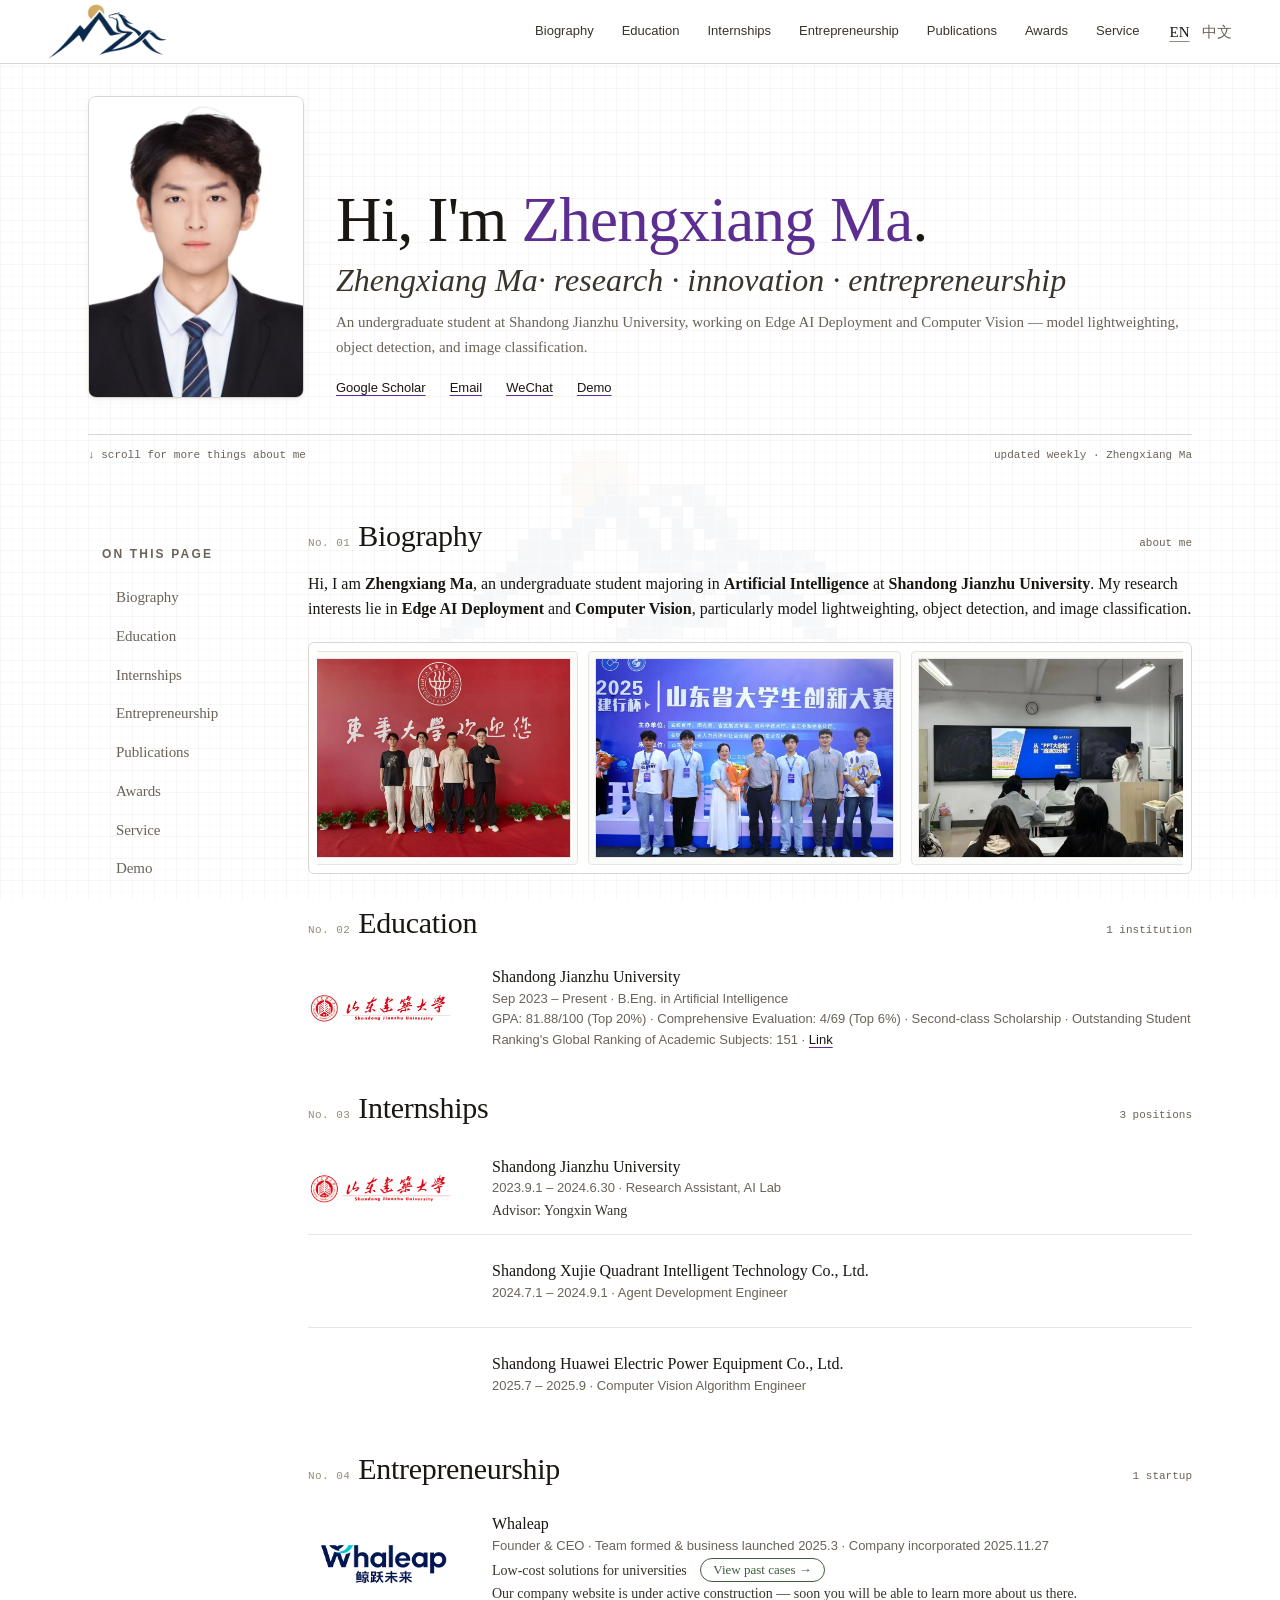
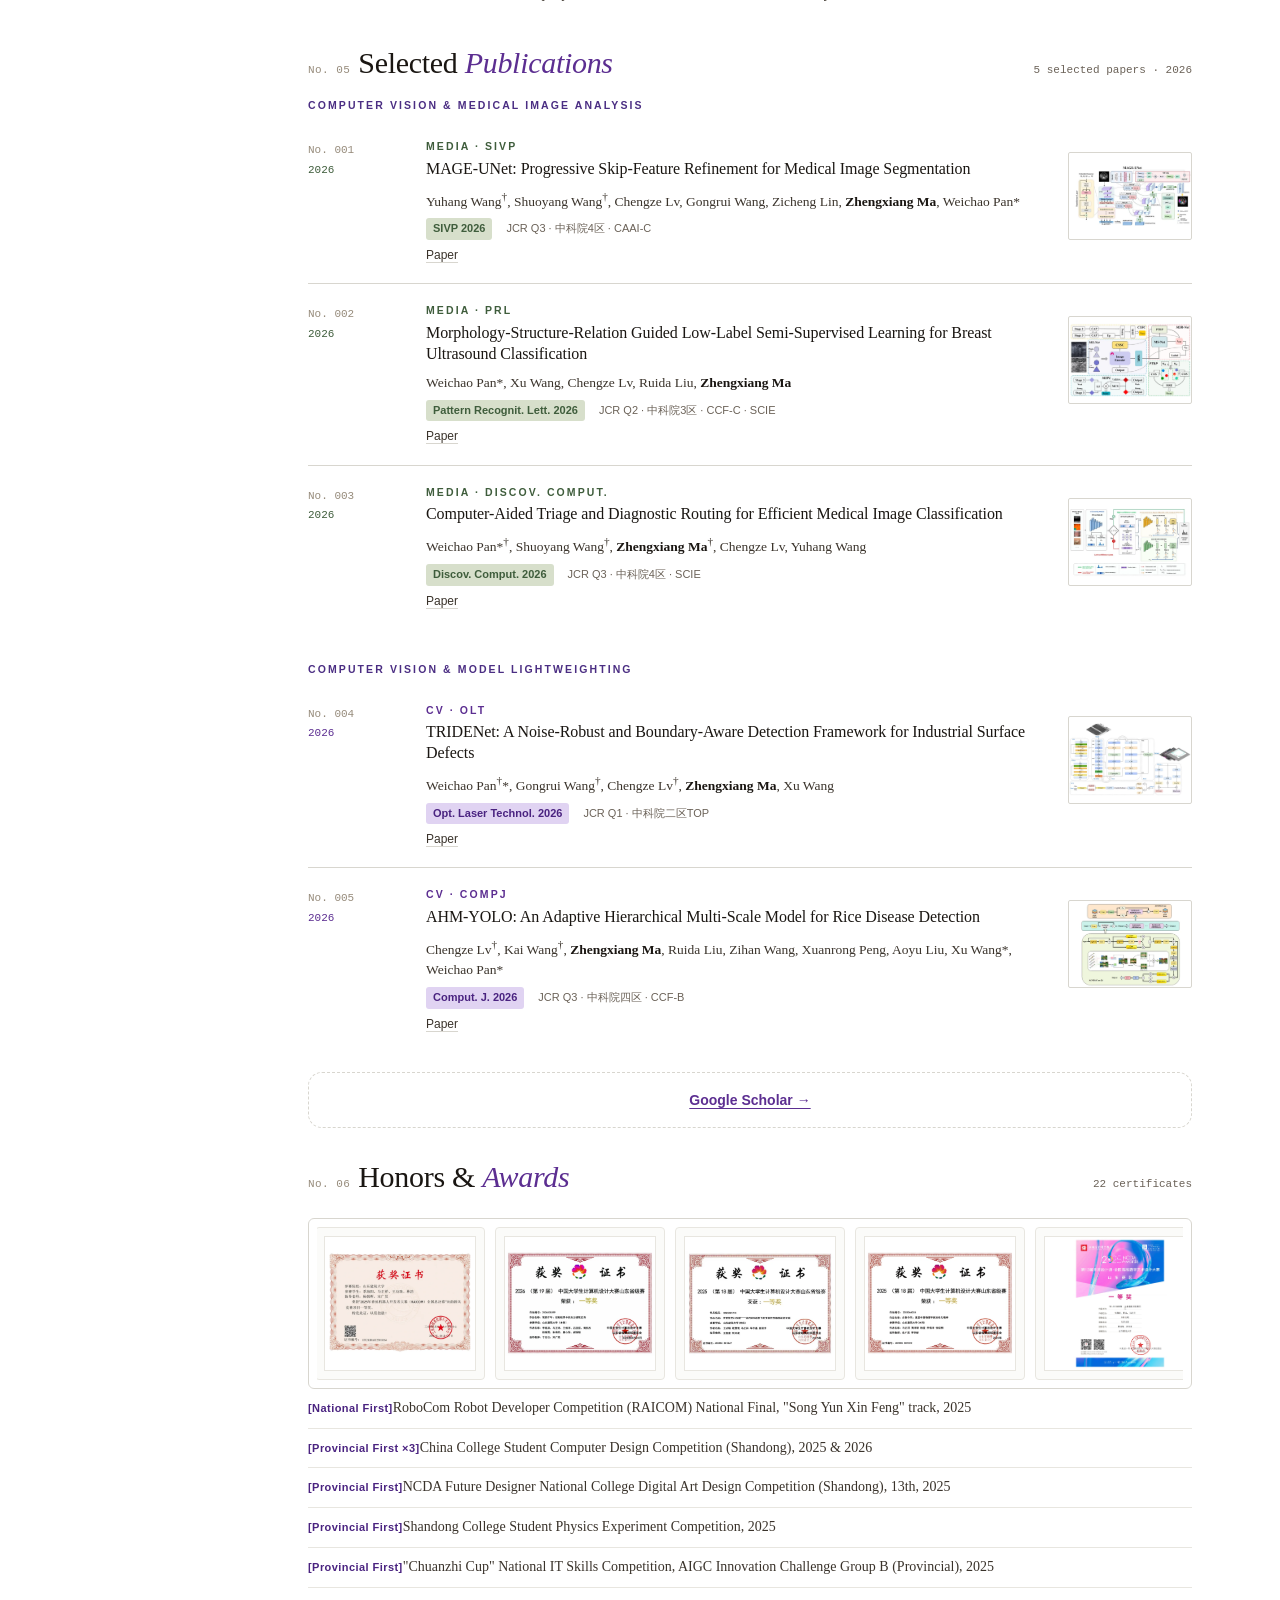
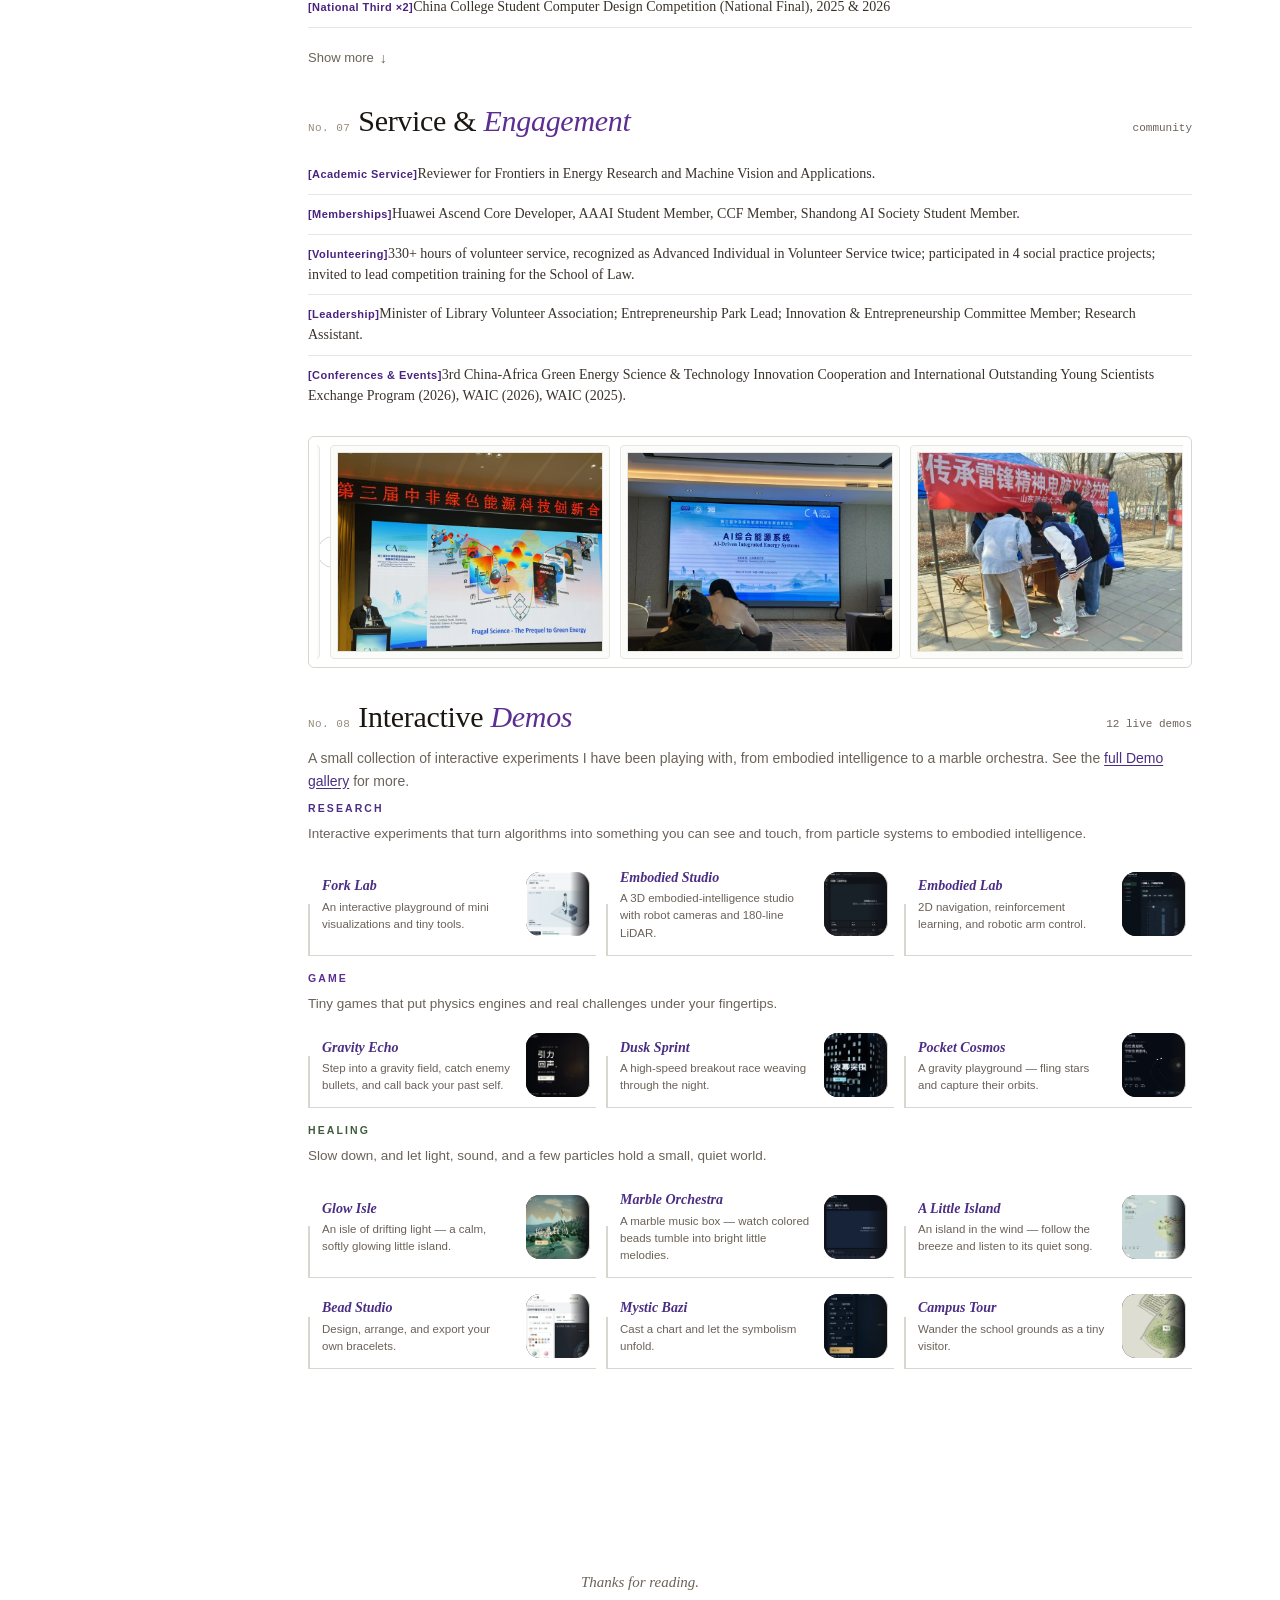
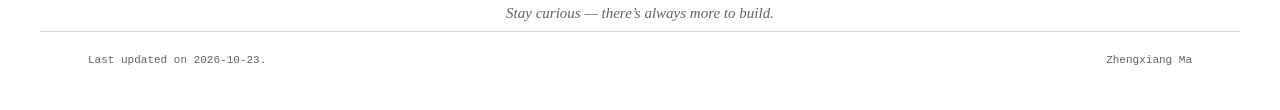
<file: index.html>
<!DOCTYPE html>
<html lang="en">
<head>
  <meta charset="UTF-8" />
  <meta name="viewport" content="width=device-width, initial-scale=1, viewport-fit=cover" />
  <title>Zhengxiang Ma</title>
  <meta name="description" content="Zhengxiang Ma's academic homepage: research in natural language processing, computer vision, medical imaging, publications, awards, and experience." />
  <meta name="theme-color" content="#F5F1E8" />
  <meta name="robots" content="index, follow" />
  <meta property="og:type" content="profile" />
  <meta property="og:title" content="Zhengxiang Ma | Academic Homepage" />
  <meta property="og:description" content="Research, publications, awards, and experience of Zhengxiang Ma." />
  <link rel="icon" type="image/png" href="/assets/zaoz/mzxlogo.png" />
  <style>

    /* ============================================================
       Design tokens — identical to blog/colors_and_type.css
       Paper-and-ink editorial system. No external CDN fonts.
       ============================================================ */
    :root{
      --paper:          #FFFFFF;
      --paper-soft:     #FBFBF9;
      --paper-deep:     #F3F3EF;
      --paper-shadow:   #E9E9E4;

      --ink:            #1A1612;
      --ink-soft:       #3A332B;
      --ink-mute:       #6B6258;
      --ink-faint:      #968B7B;
      --hairline:       #D8D6CF;
      --hairline-soft:  #E8E6E0;

      --rust:           #5C2E91;
      --rust-deep:      #4A2380;
      --rust-soft:      #7E56B8;
      --rust-wash:      #E0D3F2;
      --rust-paper:     #ECE4F7;

      --pine:           #3F5D3C;
      --pine-soft:      #6B8A5A;
      --pine-wash:      #D7DFCB;

      --indigo:         #4B2E83;
      --indigo-soft:    #4F628E;
      --indigo-wash:    #C9D1E2;

      --gold:           #C28A2B;
      --gold-soft:      #E6BA5C;
      --gold-wash:      #F2DEB1;

      --font-display:   "Iowan Old Style", "Palatino Linotype", "Book Antiqua", "Songti SC", "STSong", serif;
      --font-serif:     "Iowan Old Style", "Palatino Linotype", "Book Antiqua", "PingFang SC", "Microsoft YaHei", serif;
      --font-sans:      -apple-system, BlinkMacSystemFont, "Segoe UI", "PingFang SC", "Microsoft YaHei", "Helvetica Neue", Arial, sans-serif;
      --font-mono:      "SF Mono", Menlo, Consolas, "Courier New", monospace;
      --font-cn-display:"Songti SC", "STSong", "SimSun", serif;

      --shadow-1: 0 1px 0 rgba(26,22,18,0.04);
      --shadow-2: 0 2px 8px -2px rgba(26,22,18,0.08), 0 1px 2px rgba(26,22,18,0.04);
      --shadow-3: 0 12px 32px -12px rgba(26,22,18,0.18), 0 2px 6px rgba(26,22,18,0.06);

      --ease-out:    cubic-bezier(0.22, 0.61, 0.36, 1);
      --ease-spring: cubic-bezier(0.34, 1.56, 0.64, 1);
      --dur-fast:    180ms;
      --dur-base:    280ms;
      --dur-slow:    480ms;
    }

    *{ box-sizing: border-box; }
    html{ scroll-behavior: smooth; }
    body{
      margin: 0;
      background-color: var(--paper);
      background-image:
        repeating-linear-gradient( 0deg,  rgba(26,22,18,.030) 0 1px, transparent 1px 22px ),
        repeating-linear-gradient( 90deg,  rgba(26,22,18,.030) 0 1px, transparent 1px 22px ),
        repeating-linear-gradient( 0deg,  rgba(26,22,18,.014) 0 1px, transparent 1px 11px ),
        repeating-linear-gradient( 90deg,  rgba(26,22,18,.014) 0 1px, transparent 1px 11px );
      color: var(--ink);
      font-family: var(--font-sans);
      font-size: 13px;
      line-height: 1.6;
      text-rendering: optimizeLegibility;
      -webkit-font-smoothing: antialiased;
      overflow-x: hidden;
    }

    a{
      color: var(--ink);
      text-decoration: underline;
      text-decoration-color: var(--rust);
      text-underline-offset: 3px;
      text-decoration-thickness: 1px;
      transition: text-decoration-thickness var(--dur-fast) var(--ease-out),
                  color var(--dur-fast) var(--ease-out);
    }
    a:hover{ text-decoration-thickness: 2px; color: var(--rust-deep); }

    ::selection{ background: rgba(245,208,97,0.45); color: var(--ink); }

    /* ============== Masthead (blog-style sticky bar) ============== */
    .masthead{
      position: sticky; top: 0; z-index: 100;
      height: 56px;
      background: rgba(255,255,255,0.9);
      backdrop-filter: blur(14px);
      -webkit-backdrop-filter: blur(14px);
      border-bottom: 1px solid var(--hairline);
      display: flex; align-items: center;
      padding: 0 48px; gap: 18px;
    }
    .masthead .seal{
      width: 32px; height: 32px; border-radius: 4px;
      background: var(--rust); color: var(--paper);
      display: flex; align-items: center; justify-content: center;
      font-family: var(--font-cn-display); font-weight: 600; font-size: 18px;
      flex-shrink: 0;
    }
    .masthead .brand{
      font-family: var(--font-display); font-style: italic;
      font-size: 18px; font-weight: 500; color: var(--ink);
      flex-shrink: 0;
    }
    .masthead .spacer{ flex: 1; }
    .masthead nav{
      display: flex; gap: 4px;
    }
    .masthead nav a{
      font-family: var(--font-sans); font-size: 13px;
      color: var(--ink-soft);
      text-decoration: none;
      padding: 6px 12px; border-radius: 4px;
      transition: all var(--dur-fast) var(--ease-out);
    }
    .masthead nav a:hover{
      color: var(--rust);
      background: var(--rust-paper);
    }

    /* ============== Hero (blog-style) ============== */
    .hero{
      max-width: 1200px; margin: 0 auto;
      padding: 32px 48px 40px;
    }
    .hero-row{
      display: flex; align-items: flex-end; gap: 32px; margin-bottom: 32px;
    }
    .hero-portrait-wrap{
      position: relative; flex-shrink: 0;
    }
    .hero-portrait{
      width: 216px;
      aspect-ratio: 5 / 7;
      border-radius: 8px; overflow: hidden;
      box-shadow: var(--shadow-2);
      border: 1px solid var(--hairline);
    }
    .hero-portrait img{
      width: 100%; height: 100%; object-fit: cover; display: block;
    }
    .hero-portrait .fallback{
      width: 100%; height: 100%;
      background: var(--rust); color: var(--paper);
      display: grid; place-items: center;
      font-family: var(--font-cn-display); font-size: 44px; font-weight: 600;
    }
    .hero-gold-seal{
      position: absolute; bottom: -4px; right: -4px;
      width: 36px; height: 36px; border-radius: 999px;
      background: var(--gold-soft); color: var(--ink);
      border: 3px solid var(--paper);
      display: flex; align-items: center; justify-content: center;
      font-family: var(--font-display); font-size: 16px; font-weight: 600;
      box-shadow: var(--shadow-2);
    }

    .hero-main{ flex: 1; min-width: 0; }
    .hero-greet{
      display: inline-flex; align-items: center; gap: 8px;
      padding: 4px 12px; border-radius: 999px;
      background: var(--rust-wash); color: var(--rust-deep);
      font-family: var(--font-sans); font-size: 12px; font-weight: 500;
      margin-bottom: 14px;
    }
    .hero-greet .dot{
      width: 6px; height: 6px; border-radius: 999px; background: var(--rust);
    }
    .hero h1{
      margin: 0 0 6px;
      font-family: var(--font-display); font-weight: 500;
      font-size: 63px; line-height: 1.08;
      letter-spacing: -0.012em; color: var(--ink);
    }
    .hero h1 .accent{ color: var(--rust); }
    .hero .cn-sub{
      font-family: var(--font-cn-display); font-size: 22px; font-weight: 500;
      color: var(--ink-soft); margin-bottom: 14px;
    }
    .hero .tagline{
      font-family: var(--font-display); font-style: italic;
      font-size: 32px; font-weight: 500; line-height: 1.25;
      color: var(--ink-soft); margin: 0 0 6px; max-width: 62ch;
    }
    .hero .blurb-cn{
      font-family: var(--font-cn-display); font-size: 14px;
      color: var(--ink-mute); margin-bottom: 18px;
    }
    .hero-links{
      margin-top: 19px;
      display: flex; gap: 16px 24px; flex-wrap: wrap; align-items: center;
    }
    .hero-links a{
      display:inline-flex; align-items:center; gap:6px;
      font-family: var(--font-sans); font-size: 13px; color: var(--ink);
      text-decoration: underline; text-decoration-color: var(--rust);
      text-underline-offset: 3px; text-decoration-thickness: 1px;
    }

    .hero-highlights{
      width: 240px; flex-shrink: 0; padding-top: 18px;
    }
    .eyebrow{
      font-family: var(--font-sans); font-weight: 600;
      font-size: 12px; letter-spacing: 0.18em;
      text-transform: uppercase; color: var(--ink-mute);
    }
    .hero-highlights ul{
      list-style: none; padding: 0; margin: 10px 0 0;
      display: flex; flex-direction: column; gap: 6px;
    }
    .hero-highlights li{
      font-family: var(--font-serif); font-size: 13.5px;
      color: var(--ink-soft); line-height: 1.4;
      border-left: 1px solid var(--hairline); padding-left: 10px;
    }

    .hero-divider{
      height: 1px; background: var(--hairline); margin-top: 36px;
    }
    .hero-meta{
      display: flex; justify-content: space-between; margin-top: 12px;
      font-family: var(--font-mono); font-size: 11px; color: var(--ink-mute);
    }

    /* ============== Body layout: sidebar + main ============== */
    .body-layout{
      display: flex; max-width: 1200px; margin: 0 auto;
      padding: 14px 48px 120px; gap: 40px;
    }

    /* ============== Sidebar TOC (blog-style gradient) ============== */
    .toc{
      width: 180px; flex-shrink: 0;
      position: sticky; top: 76px; align-self: flex-start;
      height: fit-content;
      padding: 26px 14px 60px;
      background: transparent;
      border-radius: 6px;
    }
    .toc ul{
      list-style: none; padding: 0; margin: 16px 0 0;
      display: flex; flex-direction: column; gap: 4px;
    }
    .toc a{
      display: block; width: 100%;
      padding: 8px 0 8px 12px; text-align: left;
      text-decoration: none; cursor: pointer;
      position: relative;
      border-left: 2px solid transparent;
      font-family: var(--font-display); font-size: 15px; line-height: 1.25;
      letter-spacing: -0.005em;
      color: var(--ink-mute); font-weight: 400;
      transition: all 0.22s var(--ease-out);
    }
    .toc a:hover{
      color: var(--ink);
      border-left-color: var(--hairline);
    }
    .toc a.active{
      color: var(--ink); font-weight: 500; font-size: 16px;
      border-left-color: var(--rust);
    }
    .toc a.active .toc-cat{
      display: block;
      font-family: var(--font-sans); font-size: 10px; font-weight: 600;
      letter-spacing: 0.18em; text-transform: uppercase;
      color: var(--rust); margin-top: 4px;
    }
    .toc-cat{ display: none; }

    /* ============== Main content ============== */
    .main{ flex: 1; min-width: 0; }

    /* ============== Section header ============== */
    .section{
      scroll-margin-top: 76px;
      margin-bottom: 32px;
    }
    .demos-end-space{ height: 0; }
    .section-head{
      display: flex; align-items: baseline; gap: 8px;
      margin-bottom: 18px; flex-wrap: wrap;
    }
    .section-no{
      font-family: var(--font-mono); font-size: 11px;
      color: var(--ink-faint); letter-spacing: 0.04em;
    }
    .section-title{
      margin: 0;
      font-family: var(--font-display); font-weight: 500;
      font-size: 30px; line-height: 1.12;
      letter-spacing: -0.01em; color: var(--ink);
    }
    .section-title em{ font-style: italic; color: var(--rust); }
    .section-count{
      font-family: var(--font-mono); font-size: 11px;
      color: var(--ink-mute); margin-left: auto;
    }

    .cat-label{
      font-family: var(--font-sans); font-size: 10.5px; font-weight: 600;
      letter-spacing: 0.2em; text-transform: uppercase;
      margin-bottom: 6px; display: flex; align-items: center; gap: 8px;
    }
    .cat-label.pine{ color: var(--pine); }
    .cat-label.indigo{ color: var(--indigo); }
    .cat-label.rust{ color: var(--rust); }

    .cat-label.rust-deep{ color: var(--rust-deep); }
    .cat-label.gold{ color: var(--gold); }

    .demo-list{ list-style:none; padding:0; margin:0 0 14px; display:grid; grid-template-columns:repeat(3,1fr); gap:10px; }
    .demo-list:last-of-type{ margin-bottom:0; }
    .demo-row{
      display:flex; flex-direction:row; align-items:center; overflow:hidden;
      position:relative; border-bottom:1px solid var(--hairline); padding-bottom:4px;
      transition:border-color .18s ease;
    }
    .demo-row::before{
      content:""; position:absolute; left:0; top:auto; bottom:-1px;
      width:1.5px; height:52px; background:var(--hairline);
      transition:background .18s ease;
    }
    .demo-row:hover{ border-bottom-color: var(--ink-soft); }
    .demo-row:hover::before{ background: var(--ink-soft); }
    .demo-cover{ width:64px; height:64px; flex-shrink:0; display:block; overflow:hidden; background:#0f1115; border-right:1px solid var(--hairline); border-radius:14px; margin-left:auto; margin-right:6px; }
    .demo-cover iframe{ width:100%; height:128px; border:0; pointer-events:none; transform:translateY(-64px) scale(1); opacity:.97; }
    .demo-cover img{ width:100%; height:100%; object-fit:cover; object-position:left center; display:block; -webkit-mask-image:linear-gradient(to right,#000 70%,transparent); mask-image:linear-gradient(to right,#000 70%,transparent); }
    .demo-body{ display:flex; flex-direction:column; gap:1px; min-width:0; padding:9px 14px; }
    .demo-body a{ font-family:var(--font-serif); font-size:14px; color:var(--indigo); text-decoration:none; font-weight:600; font-style:italic; overflow:hidden; text-overflow:ellipsis; white-space:nowrap; }
    .demo-body a:hover{ text-decoration:underline; text-underline-offset:3px; }
    .demo-note{ font-family:var(--font-sans); font-size:11.5px; color:var(--ink-mute); line-height:1.5; overflow-wrap:break-word; }
    @media (max-width:1120px){
      .demo-list{ grid-template-columns:repeat(2,1fr); }
    }
    @media (max-width:900px){
      .demo-list{ grid-template-columns:1fr; }
      .demo-cover{ width:52px; height:52px; }
      .demo-cover iframe{ height:104px; transform:translateY(-52px); }
    }
    .demo-intro{ margin:-4px 0 8px; font-size:14px; color:var(--ink-mute); }
    .demo-intro a{ color:var(--indigo); text-decoration:underline; text-underline-offset:2px; }
    .demo-lead{ margin:4px 0 12px; font-size:13.5px; color:var(--ink-mute); line-height:1.7; }
    .cat-label + .demo-list{ margin-top:0; }
    #publications{ font-size: 14px; }

    /* ============== Prose ============== */
    .prose{
      font-family: var(--font-serif); font-size: 16px; line-height: 1.6;
      color: var(--ink); max-width: none; width: 100%;
    }
    .prose p{ margin: 0 0 16px; }
    .prose b{ color: var(--ink); font-weight: 600; }

    /* ============== Editorial list ============== */
    .ed-list{ list-style: none; padding: 0; margin: 0; }
    .ed-list li{
      display: grid; grid-template-columns: 130px 1fr; gap: 18px;
      padding: 9px 0; border-bottom: 1px solid var(--hairline-soft);
      align-items: baseline;
    }
    .ed-list li:last-child{ border-bottom: 0; }
    .ed-list .date{
      font-family: var(--font-mono); font-size: 12px;
      color: var(--rust); letter-spacing: 0.02em;
    }
    .ed-list .level{
      font-family: var(--font-sans); font-size: 11px; font-weight: 600;
      letter-spacing: 0.04em; color: var(--rust-deep);
    }
    .ed-list .body{
      font-family: var(--font-serif); font-size: 14px; line-height: 1.45;
      color: var(--ink-soft);
    }
    .ed-list .body b{ color: var(--ink); font-weight: 600; }
    /* Honors & Awards specific */
    #awards .ed-list li:not(.hidden-row){
      display: block; padding: 9px 0; gap: 0;
      border-bottom: 1px solid var(--hairline-soft);
    }
    #awards .ed-list li:last-child{ border-bottom: 0; }
    #awards .ed-list .award-text{
      font-family: var(--font-serif); font-size: 14px; line-height: 1.55;
      color: var(--ink); display: block;
    }
    #awards .ed-list .comp-name{
      color: var(--indigo); font-weight: 600; font-style: italic;
    }
    /* Service & Engagement specific (same flat-list style as awards) */
    #other .ed-list li{
      display: block; padding: 9px 0;
      border-bottom: 1px solid var(--hairline-soft);
    }
    #other .ed-list li:last-child{ border-bottom: 0; }
    #other .ed-list .award-text{
      font-family: var(--font-serif); font-size: 14px; line-height: 1.55;
      color: var(--ink); display: block;
    }
    #other .ed-list .comp-name{
      color: var(--indigo); font-weight: 600; font-style: italic;
    }
    .playlist-note{
      display: block;
      margin-top: 3px;
      font-family: var(--font-sans); font-size: 12px;
      letter-spacing: 0.04em;
      color: var(--ink-mute);
    }
    .playlist-list li{
      grid-template-columns: 88px 42px 1fr auto;
      column-gap: 10px;
      align-items: center;
    }
    .playlist-cover{
      width: 38px; height: 38px;
      border-radius: 999px;
      border: 1px solid var(--hairline);
      object-fit: cover;
      display: block;
      box-shadow: var(--shadow-1);
    }
    .playlist-created{
      justify-self: end;
      font-family: var(--font-sans); font-size: 12px;
      color: var(--ink-faint);
      white-space: nowrap;
    }

    .hidden-row{ display: none; }
    .hidden-row.show{ display: grid; }

    /* ============== Toggle button ============== */
    .toggle-btn{
      margin-top: 16px;
      background: transparent;
      border: 0; cursor: pointer;
      color: var(--ink-mute);
      font-family: var(--font-sans); font-size: 13px;
      padding: 6px 0;
      display: inline-flex; align-items: center; gap: 6px;
      transition: color var(--dur-fast) var(--ease-out);
    }
    .toggle-btn:hover{ color: var(--rust); }
    section#bio .toggle-btn{ margin-top: 2px; }
    .toggle-btn .arrow{
      display: inline-block; transition: transform var(--dur-base) var(--ease-out);
      font-size: 14px;
    }
    .toggle-btn[aria-expanded="true"] .arrow{ transform: rotate(180deg); }

    /* ============== Org rows (education / internships) ============== */
    .org-list{ display: flex; flex-direction: column; }
    .org-row{
      display: grid; grid-template-columns: 164px 1fr; gap: 20px;
      align-items: center; padding: 10px 0;
      border-bottom: 1px solid var(--hairline-soft);
      transition: padding-left var(--dur-fast) var(--ease-out);
    }
    .org-row.no-logo{ grid-template-columns: 1fr; }
    .org-row:last-child{ border-bottom: 0; }
    .org-row:hover{ padding-left: 6px; }
    .org-logo{
      height: 72px; width: 144px;
      display: flex; align-items: center; justify-content: center;
      background: transparent;
      border: 0;
      border-radius: 0;
      padding: 0;
      box-sizing: border-box;
    }
    .org-logo img{
      max-width: 100%; max-height: 100%; object-fit: contain;
      display: block;
      mix-blend-mode: multiply;
    }
    .org-title{
      margin: 0; font-family: var(--font-display); font-weight: 500;
      font-size: 16px; color: var(--ink); line-height: 1.3;
    }
    .org-meta{
      margin: 2px 0 0; color: var(--ink-mute);
      font-family: var(--font-sans); font-size: 13px; line-height:1.4;
    }
    .org-details{
      margin: 3px 0 0; font-family: var(--font-serif);
      font-size: 14px; color: var(--ink-soft); line-height:1.4;
    }
    .org-details + .org-details{ margin-top: 2px; }
    .org-meta + .org-meta{ margin-top: 2px; }

    /* ============== Publication rows (blog PostRow style) ============== */
    .pub-list{ display: flex; flex-direction: column; }
    .pub{
      display: grid; grid-template-columns: 100px 1fr 124px; gap: 18px;
      padding: 18px 0; border-bottom: 1px solid var(--hairline);
      align-items: flex-start; position: relative;
      transition: background 0.15s var(--ease-out);
    }
    .pub:last-child{ border-bottom: 0; }
    .pub::before{
      content: ''; position: absolute; left: -24px; top: 32px;
      width: 0; height: 1px; background: var(--hairline);
      transition: width var(--dur-fast) var(--ease-out), background var(--dur-fast) var(--ease-out);
    }
    .pub:hover::before{ width: 12px; background: var(--rust); }

    .pub-no{
      font-family: var(--font-mono); font-size: 11px;
      color: var(--ink-mute); padding-top: 4px;
    }
    .pub-no .num{ display: block; color: var(--ink-faint); }
    .pub-no .year{ display: block; margin-top: 2px; }
    .pub-no.nlp .year{ color: var(--pine); }
    .pub-no.cv-med .year{ color: var(--indigo); }
    .pub-no.cv-med .year{ color: var(--rust); }

    .pub-body{ min-width: 0; }
    .pub-cat{
      font-family: var(--font-sans); font-size: 10.5px; font-weight: 600;
      letter-spacing: 0.2em; text-transform: uppercase;
      margin-bottom: 4px; display: flex; align-items: center; gap: 8px;
    }
    .pub-cat.nlp{ color: var(--pine); }
    .pub-cat.cv-med{ color: var(--indigo); }
    .pub-cat.cv-med{ color: var(--rust); }
    .pub-title{
      margin: 0 0 8px;
      font-family: var(--font-display); font-weight: 500;
      font-size: 16px; line-height: 1.3;
      letter-spacing: -0.005em; color: var(--ink);
    }
    .pub-title a{
      color: var(--ink); text-decoration: none;
    }
    .pub-title a:hover{ color: var(--rust); }
    .pub-authors{
      margin: 3px 0 3px;
      font-family: var(--font-serif); font-size: 13.5px;
      line-height: 1.5; color: var(--ink-soft);
    }
    .pub-authors b{ color: var(--ink); font-weight: 600; }
    .pub-venue{
      display: flex; gap: 14px; margin-top: 7px;
      font-family: var(--font-sans); font-size: 11px;
      color: var(--ink-mute); align-items: center;
    }
    .pub-venue .badge{
      display: inline-block; padding: 2px 7px; border-radius: 3px;
      font-size: 11px; font-weight: 600;
    }
    .pub-venue .badge.nlp{ background: var(--pine-wash); color: var(--pine); }
    .pub-venue .badge.cv-med{ background: var(--indigo-wash); color: var(--indigo); }
    .pub-venue .badge.cv-med{ background: var(--rust-wash); color: var(--rust-deep); border:0; }
    .pub-venue .badge.gold{ background:#fdf3d7; color:#8a6d0b; border:1px solid #f0d98c; }
    .pub-venue .badge-group{ display:inline-flex; gap:4px; }
    .pub-links{
      margin-top: 6px; display: flex; flex-wrap: wrap; gap: 10px;
      font-family: var(--font-sans); font-size: 12px;
    }
    .pub-links a{
      color: var(--ink-soft); text-decoration-color: var(--hairline);
    }
    .pub-links a:hover{ color: var(--rust); text-decoration-color: var(--rust); }

    .pub-thumb-wrap{
      padding-top: 14px;
      transition: transform var(--dur-base) var(--ease-out);
    }
    .pub:hover .pub-thumb-wrap{ transform: translateY(-2px); }
    .pub-thumb{
      width: 124px; height: 88px;
      border: 1px solid var(--hairline); background: var(--paper);
      object-fit: contain; border-radius: 2px; display: block;
    }

    /* ============== Carousel ============== */
    .carousel{
      position: relative;
      border: 1px solid var(--hairline);
      background: var(--paper);
      border-radius: 6px;
      padding: 8px;
      overflow: hidden;
    }
    .carousel-track{
      display: flex; gap: 10px;
      overflow-x: auto; scrollbar-width: none;
    }
    .carousel-track::-webkit-scrollbar{ display: none; }
    .slide{
      flex: 0 0 180px; height: 100px;
      border: 1px solid var(--hairline-soft);
      background: var(--paper-soft);
      border-radius: 4px; overflow: hidden;
      position: relative;
    }
    .slide img{
      width: 100%; height: 100%; object-fit: cover; display: block;
    }
    .car-btn{
      position: absolute; top: 50%; transform: translateY(-50%);
      width: 32px; height: 32px; border-radius: 999px;
      border: 1px solid var(--hairline);
      background: rgba(255,255,255,0.92);
      color: var(--ink-soft);
      display: grid; place-items: center;
      cursor: pointer; user-select: none;
      font-size: 18px; line-height: 1;
      transition: all var(--dur-fast) var(--ease-out);
    }
    .car-btn:hover{
      background: var(--paper); border-color: var(--rust); color: var(--rust);
    }
    .car-prev{ left: 8px; }
    .car-next{ right: 8px; }

    .cert-carousel .slide{
      flex: 0 0 170px; height: auto;
      flex-direction: column; padding: 8px;
    }
    .cert-carousel .slide img{
      width: 100%; height: 135px; object-fit: contain;
      border: 1px solid var(--hairline-soft); background: var(--paper);
    }

    .photo-carousel .slide{
      flex: 0 0 auto; height: auto; padding: 6px;
    }
    .photo-carousel .slide img{
      height: 200px; width: auto; display: block;
      border: 1px solid var(--hairline-soft); background: var(--paper);
      cursor: zoom-in;
    }
    .cert-carousel .slide img{ cursor: zoom-in; }
    @media (max-width: 720px){
      .carousel{ padding: 6px; }
      .carousel-track{ gap: 8px; }
      .photo-carousel .slide img{ height: 150px; }
      .car-btn{ width: 28px; height: 28px; font-size: 16px; }
    }
    @media (max-width: 480px){
      .photo-carousel .slide img{ height: 128px; }
      .cert-carousel .slide{ flex-basis: 140px; }
      .cert-carousel .slide img{ height: 110px; }
    }

    /* 联系提示与二维码弹层 */
    .contact-toast{
      position: fixed; left: 50%; top: 50%;
      transform: translate(-50%, -50%) scale(.92);
      padding: 18px 38px; border-radius: 20px;
      font-size: 17px; font-weight: 600; letter-spacing: .2px;
      color: #1A1612; text-align: center;
      background: rgba(255, 255, 255, .38);
      -webkit-backdrop-filter: blur(18px) saturate(1.6);
      backdrop-filter: blur(18px) saturate(1.6);
      border: 1px solid rgba(255, 255, 255, .65);
      box-shadow:
        inset 0 1px 0 rgba(255,255,255,.8),
        inset 0 -1px 1px rgba(255,255,255,.25),
        0 20px 50px -12px rgba(31, 24, 16, .35),
        0 4px 14px rgba(31, 24, 16, .12);
      opacity: 0; pointer-events: none; z-index: 9999;
      transition: opacity .28s ease, transform .28s cubic-bezier(.2, .9, .3, 1.2);
    }
    .contact-toast.show{
      opacity: 1;
      transform: translate(-50%, -50%) scale(1);
    }
    .qr-modal{
      position: fixed; inset: 0; background: rgba(20,16,12,.55);
      display: none; align-items: center; justify-content: center; z-index: 9998;
    }
    .qr-modal.show{ display: flex; }
    .qr-card{
      background: #fff; padding: 18px; border-radius: 14px;
      box-shadow: 0 24px 60px rgba(0,0,0,.35); text-align: center;
    }
    .qr-card img{ width: 280px; max-width: 78vw; display: block; border-radius: 8px; }
    .qr-card p{ margin: 10px 0 0; font-size: 13px; color: #6B6258; }

    /* ===== 图片灯箱（轮播点击放大） ===== */
    .lightbox{
      position: fixed; inset: 0; background: rgba(20,16,12,.82);
      display: none; align-items: center; justify-content: center; z-index: 9999;
      backdrop-filter: blur(6px); -webkit-backdrop-filter: blur(6px);
    }
    .lightbox.show{ display: flex; }
    .lightbox-img{
      max-width: 92vw; max-height: 82vh;
      box-shadow: 0 30px 80px rgba(0,0,0,.5);
      border-radius: 6px; object-fit: contain;
      background: #000;
    }
    .lightbox-close{
      position: absolute; top: 18px; right: 18px;
      width: 44px; height: 44px; border-radius: 50%;
      border: 1px solid rgba(255,255,255,.4);
      background: rgba(255,255,255,.14); color: #fff;
      font-size: 22px; line-height: 1; cursor: pointer;
      display: grid; place-items: center;
    }
    .lightbox-close:hover{ background: rgba(255,255,255,.28); }
    .lightbox-nav{
      position: absolute; top: 50%; transform: translateY(-50%);
      width: 52px; height: 52px; border-radius: 50%;
      border: 1px solid rgba(255,255,255,.35);
      background: rgba(255,255,255,.12); color: #fff;
      font-size: 28px; line-height: 1; cursor: pointer;
      display: grid; place-items: center;
    }
    .lightbox-nav:hover{ background: rgba(255,255,255,.26); }
    .lightbox-prev{ left: 16px; }
    .lightbox-next{ right: 16px; }
    .lightbox-counter{
      position: absolute; bottom: 22px; left: 50%; transform: translateX(-50%);
      color: rgba(255,255,255,.78); font-size: 13px; letter-spacing: .5px;
      font-family: var(--font-mono);
    }
    @media (max-width: 620px){
      .lightbox-close{ width: 38px; height: 38px; top: 12px; right: 12px; }
      .lightbox-nav{ width: 42px; height: 42px; font-size: 22px; }
      .lightbox-prev{ left: 8px; }
      .lightbox-next{ right: 8px; }
    }

    /* 案例查看按钮与画廊 */
    .case-btn{
      margin-left: 10px; padding: 2px 12px;
      font: inherit; font-size: 13px; color: var(--pine, #3F5D3C);
      background: none; border: 1px solid currentColor; border-radius: 999px;
      cursor: pointer; vertical-align: 1px;
      transition: background .2s, color .2s;
    }
    .case-btn:hover{ background: var(--pine, #3F5D3C); color: #F5F1E8; }
    .case-card{
      position: relative; background: #fff; padding: 14px; border-radius: 14px;
      box-shadow: 0 24px 60px rgba(0,0,0,.35); text-align: center;
      max-width: 90vw;
    }
    .case-card img{ width: min(860px, 84vw); display: block; border-radius: 8px; }
    .case-nav{
      position: absolute; top: 50%; transform: translateY(-50%);
      width: 40px; height: 40px; border-radius: 50%;
      border: none; background: rgba(26,22,18,.72); color: #F5F1E8;
      font-size: 22px; line-height: 1; cursor: pointer;
    }
    .case-nav:hover{ background: rgba(26,22,18,.9); }
    .case-prev{ left: -18px; }
    .case-next{ right: -18px; }
    .case-counter{ margin: 10px 0 0; font-size: 13px; color: #6B6258; }

    /* ============== Footer ============== */
    .closing-note{
      max-width: 1200px; margin: 48px auto 0;
      padding: 0 48px;
      text-align: center;
      font-family: var(--font-serif); font-style: italic;
      font-size: 15px; line-height: 1.8; color: var(--ink-mute);
    }
    .closing-note p{ margin: 0 0 4px; }
    .footer{
      max-width: 1200px; margin: 0 auto;
      padding: 20px 48px 40px;
      border-top: 1px solid var(--hairline);
      font-family: var(--font-mono); font-size: 11px; color: var(--ink-mute);
      display: flex; justify-content: space-between;
    }
    .foot-sitemap{
      flex: 1 1 100%; display: flex; gap: 14px;
      justify-content: center; align-items: center; flex-wrap: wrap; margin-top: 6px;
    }
    .foot-sitemap a{ color: var(--ink-mute); text-decoration: none; text-transform: uppercase; letter-spacing: .08em; }
    .foot-sitemap a:hover{ color: var(--ink); text-decoration: underline; }

    /* ============== Responsive ============== */
    @media (max-width: 900px){
      .masthead{ padding: 0 12px; }
      .masthead nav{ display: none; }
      .hero{ padding: 20px 12px 28px; max-width: none; width: 100%; }
      .hero-row{ flex-direction: column; align-items: center; gap: 16px; }
      .hero-portrait-wrap{ width: 100%; display: flex; justify-content: center; }
      .hero-portrait{ width: 180px; }
      .hero-main{ text-align: center; width: 100%; }
      .hero h1{ font-size: 30px; }
      .hero .tagline{ font-size: 17px; line-height: 1.45; }
      .hero .cn-sub{ font-size: 12px; }
      .hero .blurb{ font-size: 13px; line-height: 1.5; margin: 0 auto 10px; }
      .hero-highlights{ width: 100%; padding-top: 16px; border-top: 1px solid var(--hairline); }
      .hero-highlights ul{ display: flex; flex-wrap: wrap; flex-direction: row; justify-content: center; gap: 12px; }
      .hero-highlights ul li{ font-size: 11px; line-height: 1.4; border-left: none; padding-left: 0; }
      .prose{ font-size: 15px; line-height: 1.5; }
      .body-layout{ flex-direction: column; padding: 12px 12px 60px; gap: 0; }
      .toc{ display: none; }
      .pub{ grid-template-columns: 1fr; gap: 6px; padding: 16px 0; }
      .pub-no{ padding-top: 0; }
      .pub-title{ font-size: 16px; }
      .pub-thumb-wrap{ display: none; }
      .org-row{ grid-template-columns: 1fr; gap: 8px; }
      .org-logo{ justify-content: flex-start; height: 48px; }
      .ed-list li{ grid-template-columns: 1fr; gap: 3px; }
      .ed-list .level{ min-width: 0; }
      .playlist-list li{ grid-template-columns: 40px 1fr auto; gap: 4px 10px; align-items: center; }
      .playlist-list .level{
        grid-column: 3;
        grid-row: 1;
        justify-self: end;
        white-space: nowrap;
      }
      .playlist-cover{ width: 36px; height: 36px; }
      .playlist-list .body{ grid-column: 2; grid-row: 1 / span 2; }
      .playlist-created{ grid-column: 3; grid-row: 2; justify-self: end; }
      .footer{ padding: 12px; flex-direction: column; gap: 6px; }
    }
  

  /* ===== Demos grid ===== */
  .demo-grid{ display:grid; grid-template-columns:repeat(3,1fr); gap:16px; margin-top:22px; }
  .demo-card{ position:relative; display:block; border-radius:14px; overflow:hidden; background:#0f1115; border:1px solid rgba(255,255,255,.09); text-decoration:none; box-shadow:0 10px 24px rgba(0,0,0,.25); transition:transform .2s ease, box-shadow .2s ease; }
  .demo-card:hover{ transform:translateY(-4px); box-shadow:0 18px 34px rgba(0,0,0,.38); }
  .demo-shot{ position:relative; display:block; height:180px; overflow:hidden; background:#0f1115; }
  .demo-shot iframe{ position:absolute; top:0; left:0; width:100%; height:600px; border:0; pointer-events:none; opacity:.94; }
  .demo-meta{ position:absolute; left:0; right:0; bottom:0; padding:30px 14px 12px; display:flex; justify-content:space-between; align-items:center; color:#fff; font-style:normal; background:linear-gradient(transparent, rgba(0,0,0,.8)); }
  .demo-meta b{ font-size:.92rem; font-weight:600; }
  .demo-meta i{ font-style:normal; font-size:.72rem; letter-spacing:.3px; opacity:.72; }
  @media (max-width:860px){ .demo-grid{ grid-template-columns:repeat(2,1fr); } }
  @media (max-width:560px){ .demo-grid{ grid-template-columns:1fr; } }

  /* ===== Closing ===== */
  .closing{ max-width:640px; margin:28px auto 8px; text-align:center; }
  .closing-rule{ width:56px; height:2px; background:var(--muted); opacity:.55; margin:0 auto 20px; border-radius:2px; }
  .closing-text{ margin:0; font-family:var(--font-serif); font-size:24px; color:var(--ink); letter-spacing:.2px; }
  .closing-sub{ margin:10px 0 0; font-family:var(--font-serif); font-style:italic; font-size:15px; color:var(--muted); }
  
/* ---- assets_zaoz.css ---- */
/* ZAOZ additions. Reuse the existing paper-and-ink tokens; keep the
   orange-red accent local to the brand, without changing academic colors. */
:root {
  --zaoz-accent: #B9471C;
  --zaoz-accent-deep: #913717;
}

/* Preserve the original navigation order, with room for the new link. */
.zaoz-integrated .masthead nav {
  min-width: 0;
  overflow-x: auto;
  overscroll-behavior-x: contain;
}
.zaoz-integrated .masthead nav a { flex-shrink: 0; white-space: nowrap; }
.zaoz-integrated .masthead .spacer { min-width: 0; }
.zaoz-integrated .masthead nav a[href="/zaoz/"] {
  color: var(--zaoz-accent);
}
.zaoz-integrated .masthead nav a[aria-current="page"] {
  text-decoration: underline;
  text-decoration-color: var(--zaoz-accent);
  text-underline-offset: 5px;
}
.zaoz-mobile-link { display: none; }
.zaoz-integrated a:focus-visible {
  outline: 2px solid var(--zaoz-accent);
  outline-offset: 4px;
}

.zaoz-logo {
  display: block;
  width: 100%;
  height: auto;
  object-fit: contain;
}
.zaoz-feature {
  scroll-margin-top: 76px;
  display: grid;
  grid-template-columns: minmax(160px, 240px) minmax(0, 1fr);
  gap: 28px;
  align-items: center;
  margin: 0;
  padding: 8px 0 16px;

}
.zaoz-feature-copy { min-width: 0; }
.zaoz-kicker {
  margin: 0 0 10px;
  font-family: var(--font-mono);
  font-size: 10px;
  letter-spacing: .08em;
  line-height: 1.6;
  text-transform: uppercase;
  color: var(--zaoz-accent);
}
.zaoz-wordmark {
  margin: 0;
  font-family: var(--font-display);
  font-size: 30px;
  font-weight: 500;
  letter-spacing: -.01em;
  line-height: 1.15;
  color: var(--ink);
}
.zaoz-slogan {
  margin: 5px 0 12px;
  font-family: var(--font-display);
  font-size: 22px;
  font-style: italic;
  line-height: 1.3;
  color: var(--ink-soft);
}
.zaoz-summary {
  margin: 0 0 12px;
  font-family: var(--font-serif);
  font-size: 14px;
  line-height: 1.55;
  color: var(--ink-mute);
}
.zaoz-link {
  color: var(--ink);
  font-family: var(--font-sans);
  font-size: 12px;
  text-decoration-color: var(--zaoz-accent);
}
.zaoz-link:hover { color: var(--zaoz-accent-deep); }
.zaoz-announcement .body a { color: var(--ink); text-decoration-color: var(--zaoz-accent); }
.zaoz-announcement .body a:hover { color: var(--zaoz-accent-deep); }
.zaoz-announcement .date { color: var(--zaoz-accent); }

/* Independent brand page — same paper, type, rules and masthead. */
.zaoz-page { max-width: 1104px; margin: 0 auto; padding: 0 48px 64px; }
.zaoz-hero {
  display: grid;
  grid-template-columns: minmax(0, 1fr) minmax(0, 1fr);
  align-items: center;
  gap: 64px;
  padding: 72px 0 56px;
}
.zaoz-hero .zaoz-wordmark { font-size: 64px; }
.zaoz-hero .zaoz-slogan { margin: 10px 0 18px; font-size: 32px; }
.zaoz-hero-note {
  margin: 0;
  font-family: var(--font-sans);
  font-size: 12px;
  line-height: 1.8;
  color: var(--ink-mute);
}
.zaoz-chapter { border-top: 1px solid var(--hairline); padding: 36px 0 40px; }
.zaoz-chapter-head { margin-bottom: 24px; }
.zaoz-chapter-head h2 {
  margin: 0;
  font-family: var(--font-display);
  font-size: 30px;
  font-weight: 500;
  line-height: 1.25;
  letter-spacing: -.01em;
}
.zaoz-bilingual { display: grid; grid-template-columns: 1fr 1fr; gap: 48px; }
.zaoz-page p { text-wrap: pretty; }
.zaoz-bilingual p {
  margin: 0 0 14px;
  font-family: var(--font-serif);
  font-size: 16px;
  line-height: 1.7;
  color: var(--ink-soft);
}
.zaoz-page .zaoz-cn { font-family: var(--font-sans); font-size: 14px; color: var(--ink-mute); line-height: 1.9; }
.zaoz-page .zaoz-cn p { font-family: var(--font-sans); font-size: 14px; color: var(--ink-mute); line-height: 1.9; }
.zaoz-pullquote {
  margin: 22px 0 0;
  padding-left: 18px;
  border-left: 2px solid var(--zaoz-accent);
  font-family: var(--font-display);
  font-size: 21px;
  line-height: 1.5;
}
.zaoz-pullquote span { display: block; margin-top: 8px; font-family: var(--font-cn-display); font-size: 15px; color: var(--ink-mute); }
.zaoz-principles { display: grid; grid-template-columns: repeat(3, minmax(0, 1fr)); gap: 32px; }
.zaoz-principles h3 {
  margin: 0 0 10px;
  font-family: var(--font-display);
  font-size: 21px;
  font-weight: 500;
  line-height: 1.3;
}
.zaoz-principles p { margin: 0 0 10px; font-size: 14px; line-height: 1.7; color: var(--ink-soft); }
.zaoz-explore-intro { margin: -8px 0 24px; font-size: 14px; color: var(--ink-mute); }
.zaoz-directions { display: grid; grid-template-columns: repeat(2, minmax(0, 1fr)); gap: 24px 48px; margin: 0; }
.zaoz-directions div { padding-top: 14px; border-top: 1px solid var(--hairline-soft); }
.zaoz-directions dt { margin-bottom: 7px; font-family: var(--font-display); font-size: 22px; }
.zaoz-directions dd { margin: 0; font-size: 14px; line-height: 1.7; color: var(--ink-soft); }
.zaoz-directions dd span { display: block; margin-top: 8px; font-size: 13px; color: var(--ink-mute); }
.zaoz-founder-links { display: flex; flex-wrap: wrap; gap: 12px 28px; margin-top: 14px; }
.zaoz-closing { padding: 32px 0 12px; text-align: center; }
.zaoz-closing p { margin: 0 0 8px; font-family: var(--font-display); font-size: 24px; }
.zaoz-closing span { color: var(--ink-mute); font-family: var(--font-display); font-size: 17px; font-style: italic; }
.zaoz-footer {
  max-width: 1008px;
  margin: 0 auto;
  border-top: 1px solid var(--hairline);
  padding: 20px 0 36px;
  display: flex;
  justify-content: space-between;
  flex-wrap: wrap;
  gap: 12px;
  font-family: var(--font-mono);
  font-size: 11px;
  color: var(--ink-mute);
}
.zaoz-footer a { color: var(--ink-mute); }
.zaoz-skip-link { position: absolute; top: -100px; left: 16px; z-index: 200; background: var(--paper); padding: 12px; }
.zaoz-skip-link:focus { top: 8px; }

@media (min-width: 901px) and (max-width: 1200px) {
  .zaoz-integrated .masthead { padding: 0 24px; gap: 12px; }
  .zaoz-integrated .masthead nav { gap: 2px; }
  .zaoz-integrated .masthead nav a { padding: 6px 8px; font-size: 12px; }
}
@media (max-width: 900px) {
  .zaoz-mobile-link {
    display: inline-block;
    padding: 10px 4px;
    color: var(--zaoz-accent);
    text-decoration: none;
    font-size: 13px;
    letter-spacing: .04em;
  }
  .zaoz-brand-page .masthead { padding: 0 20px; }
  .zaoz-brand-page .masthead nav { gap: 2px; }
  .zaoz-brand-page .masthead nav a { padding: 8px; font-size: 12px; }
  .zaoz-page { padding: 0 24px 48px; }
  .zaoz-hero { gap: 32px; padding: 56px 0 40px; }
  .zaoz-hero .zaoz-wordmark { font-size: 52px; }
  .zaoz-hero .zaoz-slogan { font-size: 27px; }
  .zaoz-bilingual { gap: 28px; }
  .zaoz-principles { gap: 20px; }
  .zaoz-footer { margin: 0 24px; }
}
@media (max-width: 620px) {
  .zaoz-feature { grid-template-columns: 1fr; gap: 14px; text-align: center; padding: 24px 0 28px; }
  .zaoz-feature .zaoz-logo { width: min(280px, 100%); margin: 0 auto; }
  .zaoz-feature .zaoz-kicker { font-size: 9px; }
  .zaoz-brand-page .masthead { padding: 0 16px; gap: 12px; }
  .zaoz-brand-page .masthead nav a:not([href="/zaoz/"]) { display: none; }
  .zaoz-brand-page .masthead nav a { font-size: 13px; }
  .zaoz-page { padding: 0 20px 40px; }
  .zaoz-hero { grid-template-columns: 1fr; gap: 20px; text-align: center; padding: 36px 0 36px; }
  .zaoz-hero .zaoz-logo { width: min(360px, 100%); margin: 0 auto; }
  .zaoz-hero .zaoz-wordmark { font-size: 48px; }
  .zaoz-hero .zaoz-slogan { font-size: 27px; }
  .zaoz-chapter { padding: 28px 0 32px; }
  .zaoz-chapter-head h2 { font-size: 27px; }
  .zaoz-bilingual, .zaoz-principles, .zaoz-directions { grid-template-columns: 1fr; gap: 20px; }
  .zaoz-principles article + article { padding-top: 20px; border-top: 1px solid var(--hairline-soft); }
  .zaoz-pullquote { font-size: 20px; }
  .zaoz-footer { margin: 0 20px; flex-direction: column; }
}
@media (prefers-reduced-motion: reduce) {
  html:has(.zaoz-brand-page) { scroll-behavior: auto; }
  .zaoz-brand-page a { transition: none; }
}

/* Shared sunrise masthead. Main-page sections remain in the sidebar. */
.site-logo { display: inline-flex; align-items: center; flex-shrink: 0; text-decoration: none; }
.site-logo img { display: block; width: 112px; height: 32px; object-fit: contain; }
@media (max-width: 900px) {
  .zaoz-integrated .masthead { padding: 0 16px; gap: 8px; }
  .zaoz-integrated .masthead nav { display: flex; gap: 0; overflow: visible; }
  .zaoz-integrated .masthead nav a { padding: 8px; font-size: 12px; }
  .site-logo img { width: 88px; height: 28px; }
}
@media (max-width: 620px) {
  .zaoz-brand-page .masthead nav a:not([href="/zaoz/"]) { display: inline-block; }
  .zaoz-integrated .masthead nav a { padding: 8px 6px; font-size: 11px; }
}

/* ---- assets_mobile.css ---- */
/* Responsive refinements shared by the academic and brand pages. */
.org-logo-picture { display: contents; }

@media (max-width: 900px) {
  .zaoz-integrated { --mobile-gutter: clamp(16px, 4.6vw, 24px); }
  .zaoz-integrated .masthead { padding-inline: var(--mobile-gutter); }
  .zaoz-integrated .hero { padding-inline: var(--mobile-gutter); }
  .zaoz-integrated .body-layout { padding-inline: var(--mobile-gutter); }
  .zaoz-integrated .main { width: 100%; }
  .zaoz-integrated .hero-links { justify-content: center; gap: 8px 18px; }
  .zaoz-integrated .hero-links a { min-height: 44px; }
  .zaoz-integrated .hero-meta { gap: 12px; flex-wrap: wrap; line-height: 1.5; }
  .zaoz-integrated .prose { line-height: 1.65; }
  .zaoz-integrated .section { scroll-margin-top: 76px; }
  .zaoz-integrated .pub {
    grid-template-columns: minmax(0, 1fr) 140px;
    gap: 8px 20px;
    padding: 20px 0;
  }
  .zaoz-integrated .pub-no { grid-column: 1 / -1; padding-top: 0; }
  .zaoz-integrated .pub-body { grid-column: 1; min-width: 0; }
  .zaoz-integrated .pub-thumb-wrap {
    display: block;
    grid-column: 2;
    grid-row: 2;
    padding-top: 0;
    max-width: 100%;
  }
  .zaoz-integrated .pub-thumb { width: 140px; max-width: 100%; height: 104px; object-fit: contain; }
  .zaoz-integrated .pub-venue { flex-wrap: wrap; gap: 6px 10px; line-height: 1.5; }
  .zaoz-integrated .pub-venue .badge-group { flex-wrap: wrap; }
  .zaoz-integrated .org-row { grid-template-columns: 144px minmax(0, 1fr); gap: 16px; padding: 16px 0; }
  .zaoz-integrated .org-row:hover { padding-left: 0; }
  .zaoz-integrated .org-row > div { min-width: 0; }
  .zaoz-integrated .org-logo { justify-content: flex-start; }
  .zaoz-integrated .org-logo img { object-position: left center; }
  .zaoz-integrated .org-logo .org-logo-picture img { width: 104px; height: auto; }
  .zaoz-integrated .org-meta,
  .zaoz-integrated .org-details { line-height: 1.6; overflow-wrap: break-word; }
  .zaoz-integrated .ed-list .body,
  .zaoz-integrated .award-text { line-height: 1.6; overflow-wrap: break-word; }
  .zaoz-integrated .car-btn { width: 40px; height: 40px; }
  .zaoz-integrated .toggle-btn { min-height: 44px; }
  .zaoz-integrated .footer { padding-inline: var(--mobile-gutter); flex-wrap: wrap; row-gap: 12px; line-height: 1.6; }
  .zaoz-integrated .container { padding-inline: var(--mobile-gutter); }
}

@media (max-width: 620px) {
  .zaoz-integrated { --mobile-gutter: clamp(16px, 4.6vw, 20px); }
  .zaoz-integrated .hero { padding-block: 24px 28px; }
  .zaoz-integrated .hero-portrait { max-width: 100%; }
  .zaoz-integrated .hero-meta { flex-direction: column; align-items: center; gap: 6px; text-align: center; }
  .zaoz-integrated .hero-divider { margin-top: 24px; }
  .zaoz-integrated .body-layout { padding-top: 20px; padding-bottom: 48px; }
  .zaoz-integrated .section { margin-bottom: 36px; }
  .zaoz-integrated .section-head {
    display: grid;
    grid-template-columns: auto minmax(0, 1fr);
    gap: 6px 8px;
    margin-bottom: 20px;
    align-items: baseline;
  }
  .zaoz-integrated .section-no { font-size: 10px; }
  .zaoz-integrated .section-title { font-size: 28px; line-height: 1.2; }
  .zaoz-integrated .section-count { grid-column: 2; margin-left: 0; line-height: 1.5; }
  .zaoz-integrated .org-row { grid-template-columns: minmax(0, 1fr); gap: 8px; padding: 16px 0; }
  .zaoz-integrated .org-logo { width: 144px; height: 40px; }
  .zaoz-integrated .org-logo img { max-height: 40px; }
  .zaoz-integrated .org-title { font-size: 17px; line-height: 1.4; }
  .zaoz-integrated .org-meta,
  .zaoz-integrated .org-details { font-size: 12.5px; }
  .zaoz-integrated .pub { grid-template-columns: minmax(0, 1fr); gap: 10px; padding: 22px 0; }
  .zaoz-integrated .pub::before { display: none; }
  .zaoz-integrated .pub-no { display: flex; gap: 8px; align-items: baseline; }
  .zaoz-integrated .pub-no .year { margin-top: 0; }
  .zaoz-integrated .pub-title { font-size: 18px; line-height: 1.4; }
  .zaoz-integrated .pub-cat { flex-wrap: wrap; line-height: 1.5; letter-spacing: .12em; }
  .zaoz-integrated .pub-authors { line-height: 1.6; overflow-wrap: break-word; }
  .zaoz-integrated .pub-thumb-wrap { display: none; }
  .zaoz-integrated .pub-thumb {
    width: 100%;
    height: clamp(120px, 38vw, 168px);
    object-fit: contain;
    background: transparent;
  }
  .zaoz-integrated .pub:hover .pub-thumb-wrap { transform: none; }
  .zaoz-integrated .ed-list li { gap: 6px; padding-block: 12px; }
  .zaoz-integrated .ed-list .body { font-size: 14.5px; }
  .zaoz-integrated .playlist-list li { grid-template-columns: 40px minmax(0, 1fr); gap: 4px 12px; }
  .zaoz-integrated .playlist-list .level { grid-column: 2; grid-row: 1; justify-self: start; }
  .zaoz-integrated .playlist-cover { grid-column: 1; grid-row: 1 / span 3; align-self: start; width: 40px; height: 40px; }
  .zaoz-integrated .playlist-list .body { grid-column: 2; grid-row: 2; }
  .zaoz-integrated .playlist-created { grid-column: 2; grid-row: 3; justify-self: start; white-space: normal; }
  .zaoz-integrated .playlist-note { line-height: 1.6; letter-spacing: 0; }
  .zaoz-integrated .demo-row { padding-block: 8px; }
  .zaoz-integrated .demo-body { padding-left: 12px; padding-right: 8px; }
  .zaoz-integrated .demo-body a { font-size: 15px; line-height: 1.4; white-space: normal; }
  .zaoz-integrated .demo-note { font-size: 12px; }
  .zaoz-integrated .demo-cover { margin-right: 0; }
  .zaoz-integrated .demo-cover img { -webkit-mask-image: none; mask-image: none; }
  .zaoz-integrated .closing { padding-inline: var(--mobile-gutter); }
  .zaoz-integrated .closing-text { font-size: 22px; line-height: 1.4; }
  .zaoz-integrated .zaoz-feature { padding: 16px 0 8px; gap: 16px; }
  .zaoz-brand-page .zaoz-page { padding-inline: var(--mobile-gutter); }
  .zaoz-brand-page .zaoz-hero { padding-block: 28px 32px; gap: 24px; }
  .zaoz-brand-page .zaoz-hero .zaoz-logo { width: min(320px, 100%); }
  .zaoz-brand-page .zaoz-bilingual { gap: 24px; }
  .zaoz-brand-page .zaoz-founder-links { gap: 8px 20px; }
  .zaoz-brand-page .zaoz-founder-links a { min-height: 44px; display: inline-flex; align-items: center; }
  .zaoz-brand-page .zaoz-footer { margin-inline: var(--mobile-gutter); line-height: 1.6; }
}

/* ---- assets_pixel-paper.css ---- */
/* The paper and emblem share one fixed coordinate grid. */
.zaoz-pixel-background {
  isolation: isolate;
  background-image: none;
  --pixel-sun-opacity: .16;
  --pixel-mountain-opacity: .10;
}
.zaoz-pixel-paper {
  position: fixed;
  inset: 0;
  width: 100%;
  height: 100%;
  z-index: -1;
  pointer-events: none;
}

/* ---- assets_language.css ---- */
/* Bilingual controls and Chinese editorial typography. */
.language-switch { display: inline-flex; align-items: center; flex: 0 0 auto; gap: 12px; }
.language-switch[hidden] { display: none; }
.language-switch button {
  position: relative; appearance: none; border: 0; background: none;
  color: var(--ink-mute, #6b6258);
  font: 400 15px/1.2 var(--font-display);
  letter-spacing: .01em; min-height: 32px; padding: 4px 0; cursor: pointer;
}
/* Keep a comfortable tap area without adding visual weight. */
.language-switch button::after { content: ""; position: absolute; inset: 0 -6px; }
.language-switch button[aria-pressed="true"] {
  color: var(--ink, #1a1612);
  text-decoration: underline; text-decoration-thickness: 1px;
  text-decoration-color: var(--ink-faint, #968b7b); text-underline-offset: 4px;
}
.language-switch button:hover { color: var(--ink, #1a1612); }
.language-switch button:focus-visible { outline: 2px solid var(--rust, #5c2e91); outline-offset: 2px; }
.pub-title-zh { display: none; }
html:lang(zh-CN) { --font-cn-body: "PingFang SC", "Microsoft YaHei", "Noto Sans CJK SC", sans-serif; }
html:lang(zh-CN) .hero h1 { font-family: var(--font-cn-display); font-size: clamp(38px, 4.3vw, 56px); line-height: 1.25; letter-spacing: .02em; }
html:lang(zh-CN) .hero .tagline { font-family: var(--font-cn-display); font-size: clamp(21px, 2.1vw, 28px); font-style: normal; line-height: 1.65; margin-top: 12px; text-wrap: pretty; }
html:lang(zh-CN) .prose { font-family: var(--font-cn-body); font-size: 15px; line-height: 1.95; }
html:lang(zh-CN) .prose p { margin-bottom: 1.15em; }
html:lang(zh-CN) .section-title, html:lang(zh-CN) .page-head h1,
html:lang(zh-CN) .zaoz-chapter h2 { font-family: var(--font-cn-display); font-style: normal; line-height: 1.35; letter-spacing: .035em; }
html:lang(zh-CN) .section-title { font-size: 29px; }
html:lang(zh-CN) .section-count, html:lang(zh-CN) .hero-meta,
html:lang(zh-CN) .eyebrow, html:lang(zh-CN) .toc-cat,
html:lang(zh-CN) .cat-label, html:lang(zh-CN) .zaoz-kicker { letter-spacing: .04em; }
html:lang(zh-CN) .toc a { font-family: var(--font-cn-body); font-size: 13px; }
html:lang(zh-CN) .org-title { font-family: var(--font-cn-body); font-weight: 600; }
html:lang(zh-CN) .org-details, html:lang(zh-CN) .org-meta,
html:lang(zh-CN) .ed-list .body, html:lang(zh-CN) .award-text,
html:lang(zh-CN) .news-item .body { font-family: var(--font-cn-body); line-height: 1.85; }
html:lang(zh-CN) .comp-name { font-style: normal; }
html:lang(zh-CN) .pub-title-zh {
  display: block; margin: 7px 0 8px; color: var(--ink-mute); font: 13px/1.8 var(--font-cn-body);
  text-wrap: pretty;
}
html:lang(zh-CN) .demo-lead, html:lang(zh-CN) .demo-note,
html:lang(zh-CN) .playlist-note, html:lang(zh-CN) .zaoz-summary { font-family: var(--font-cn-body); line-height: 1.8; font-style: normal; }
html:lang(zh-CN) .closing-text { font-family: var(--font-cn-display); }
html:lang(zh-CN) .closing-sub { font-family: var(--font-cn-body); font-style: normal; font-size: 13px; }
/* The brand page already has parallel Chinese copy. Show one coherent reading flow in Chinese. */
html:lang(zh-CN) .zaoz-bilingual { grid-template-columns: minmax(0, 1fr); max-width: 760px; }
html:lang(zh-CN) .zaoz-bilingual > .zaoz-cn,
html:lang(zh-CN) .zaoz-principles .zaoz-cn,
html:lang(zh-CN) .zaoz-pullquote > span[lang="zh-CN"],
html:lang(zh-CN) .zaoz-directions dd > span[lang="zh-CN"] { display: none; }
html:lang(zh-CN) .zaoz-bilingual p, html:lang(zh-CN) .zaoz-principles p,
html:lang(zh-CN) .zaoz-directions dd { font-family: var(--font-cn-body); line-height: 1.9; }
html:lang(zh-CN) .zaoz-principles h3, html:lang(zh-CN) .zaoz-pullquote { font-family: var(--font-cn-display); font-style: normal; }
html:lang(zh-CN) .zaoz-directions dt { font-family: var(--font-cn-body); }
@media (max-width: 900px) {
  .zaoz-integrated .masthead { gap: 10px; }
  .language-switch button { min-height: 38px; }
  html:lang(zh-CN) .hero .tagline { max-width: 26em; margin-inline: auto; }
}
@media (max-width: 620px) {
  .zaoz-integrated .masthead { gap: 8px; }
  .zaoz-integrated .masthead nav { gap: 2px; }
  .zaoz-integrated .masthead nav a { padding-inline: 6px; font-size: 12px; }
  html:lang(zh-CN) .hero h1 { font-size: 39px; }
  html:lang(zh-CN) .hero .tagline { font-size: 20px; line-height: 1.75; max-width: 19em; }
  html:lang(zh-CN) .section-title { font-size: 26px; }
  html:lang(zh-CN) .prose { font-size: 14.5px; line-height: 1.95; }
  html:lang(zh-CN) .pub-title-zh { font-size: 12.5px; }
}
@media (max-width: 360px) {
  .zaoz-integrated .masthead .site-logo { width: 76px; }
  .zaoz-integrated .masthead .site-logo img { max-width: 76px; }
  html:lang(zh-CN) .hero h1 { font-size: 35px; }
  html:lang(zh-CN) .hero .tagline { font-size: 18px; }
}
.zaoz-integrated .masthead nav a[href^="/zaoz/"] { color: var(--zaoz-accent); }
@media (max-width: 620px) {
  .zaoz-integrated .masthead:has(nav a[href^="/publications"]) {
    height: auto; min-height: 56px; flex-wrap: wrap; padding-block: 5px; row-gap: 2px;
  }
  .zaoz-integrated .masthead:has(nav a[href^="/publications"]) nav {
    order: 3; flex-basis: 100%; justify-content: flex-end;
  }
}


/* ---- 本站适配：方形 logo 与 hero 文案 ---- */
.masthead{ height: 64px; overflow: visible; }
.site-logo img{ width:120px; height:120px; border-radius:18px; }
.hero .blurb{
  font-family: var(--font-serif);
  font-size: 15px; line-height: 1.65;
  color: var(--ink-mute); margin: 10px 0 0;
}
.hero .hero-links{ margin-top: 18px; flex-wrap: wrap; }
@media (max-width: 900px){
  .masthead{ height: 56px; }
  .site-logo img{ width:100px; height:100px; }
  .zaoz-integrated .masthead nav{ display: none; }
}

</style>
  <style>
  /* ===== Demos grid ===== */
  .demo-grid{ display:grid; grid-template-columns:repeat(3,1fr); gap:16px; margin-top:22px; }
  .demo-card{ position:relative; display:block; border-radius:14px; overflow:hidden; background:#0f1115; border:1px solid rgba(255,255,255,.09); text-decoration:none; box-shadow:0 10px 24px rgba(0,0,0,.25); transition:transform .2s ease, box-shadow .2s ease; }
  .demo-card:hover{ transform:translateY(-4px); box-shadow:0 18px 34px rgba(0,0,0,.38); }
  .demo-shot{ position:relative; display:block; height:180px; overflow:hidden; background:#0f1115; }
  .demo-shot iframe{ position:absolute; top:0; left:0; width:100%; height:600px; border:0; pointer-events:none; opacity:.94; }
  .demo-meta{ position:absolute; left:0; right:0; bottom:0; padding:30px 14px 12px; display:flex; justify-content:space-between; align-items:center; color:#fff; font-style:normal; background:linear-gradient(transparent, rgba(0,0,0,.8)); }
  .demo-meta b{ font-size:.92rem; font-weight:600; }
  .demo-meta i{ font-style:normal; font-size:.72rem; letter-spacing:.3px; opacity:.72; }
  @media (max-width:860px){ .demo-grid{ grid-template-columns:repeat(2,1fr); } }
  @media (max-width:560px){ .demo-grid{ grid-template-columns:1fr; } }
  </style>
</head>
<body class="zaoz-integrated zaoz-pixel-background">
  <canvas class="zaoz-pixel-paper" id="zaozPixelPaper" aria-hidden="true"></canvas>

  <!-- ============== Masthead ============== -->
                    <header class="masthead">
    <a class="site-logo" href="/" aria-label="Zhengxiang Ma"><img src="/assets/zaoz/mzxlogo.png" width="38" height="38" alt="Zhengxiang Ma" decoding="async" /></a>
    <div class="spacer"></div>
    <nav>
      <a href="#bio">Biography</a>
      <a href="#education">Education</a>
      <a href="#experience">Internships</a>
      <a href="#ventures">Entrepreneurship</a>
      <a href="#publications">Publications</a>
      <a href="#awards">Awards</a>
      <a href="#other">Service</a>
      <!-- <a href="/blog/">Blog</a> -->
    </nav>
    <div class="language-switch" role="group" aria-label="Language / 语言" hidden>
      <button type="button" data-set-language="en" lang="en" aria-label="Read in English" aria-pressed="true">EN</button>
      <button type="button" data-set-language="zh" lang="zh-CN" aria-label="切换为中文" aria-pressed="false">中文</button>
    </div>
  </header>

  <!-- ============== Hero ============== -->
                    <section class="hero">
    <div class="hero-row">
      <div class="hero-portrait-wrap">
        <div class="hero-portrait">
          <picture>
            <img src="/assets/optimized/微信图片_20250109175353.jpg" alt="Zhengxiang Ma" width="480" height="672" loading="eager" fetchpriority="high" decoding="async" onerror="this.style.display='none'; this.parentElement.innerHTML='<div class=fallback>Xu</div>';" />
          </picture>
        </div>
      </div>

      <div class="hero-main">
        <h1>Hi, I'm <span class="accent">Zhengxiang Ma</span>.</h1>
        <div class="tagline">Zhengxiang Ma· research · innovation · entrepreneurship</div>
        <div class="blurb">
          An undergraduate student at Shandong Jianzhu University, working on Edge AI Deployment and Computer Vision — model lightweighting, object detection, and image classification.
        </div>
        <div class="hero-links">
          <a href="https://scholar.google.com/citations?hl=zh-CN&user=giKxs6wAAAAJ" target="_blank" rel="noopener noreferrer">Google Scholar</a>
          <a href="#" onclick="copyEmail(event)">Email</a>
          <a href="#" onclick="showWeChatQR(event)">WeChat</a>
          <a href="/demo/" target="_blank" rel="noopener noreferrer">Demo</a>
        </div>
      </div>
    </div>

    <div class="hero-divider"></div>
    <div class="hero-meta">
      <span>↓ scroll for more things about me</span>
      <span>updated weekly · Zhengxiang Ma</span>
    </div>
  </section>

  <!-- ============== Body: sidebar + main ============== -->
  <div class="body-layout">
    <!-- Sidebar TOC -->
    <aside class="toc" id="toc">
      <div class="eyebrow">On this page</div>
      <ul>
        <li><a href="#bio" data-section="bio">Biography<span class="toc-cat">now reading</span></a></li>
        <li><a href="#education" data-section="education">Education<span class="toc-cat">学历背景</span></a></li>
        <li><a href="#experience" data-section="experience">Internships<span class="toc-cat">now reading</span></a></li>
        <li><a href="#ventures" data-section="ventures">Entrepreneurship<span class="toc-cat">now reading</span></a></li>
        <li><a href="#publications" data-section="publications">Publications<span class="toc-cat">now reading</span></a></li>
        <li><a href="#awards" data-section="awards">Awards<span class="toc-cat">now reading</span></a></li>
        <li><a href="#other" data-section="other">Service<span class="toc-cat">now reading</span></a></li>
        <li><a href="#demos" data-section="demos">Demo<span class="toc-cat">experiments</span></a></li>
      </ul>
    </aside>

    <!-- Main content -->
    <main class="main">

      <!-- ===== Biography ===== -->
                                                            <section class="section" id="bio">
        <div class="section-head">
          <span class="section-no">No. 01</span>
          <h2 class="section-title">Biography</h2>
          <span class="section-count">about me</span>
        </div>
        <div class="prose">
          <p>
            Hi, I am <b>Zhengxiang Ma</b>, an undergraduate student majoring in <b>Artificial Intelligence</b> at <b>Shandong Jianzhu University</b>. My research interests lie in <b>Edge AI Deployment</b> and <b>Computer Vision</b>, particularly model lightweighting, object detection, and image classification.
          </p>
        </div>
        <div class="carousel photo-carousel" data-speed="45" aria-label="photo carousel" style="margin-top:20px">
          <button class="car-btn car-prev" type="button" data-dir="-1" aria-label="Previous photo">‹</button>
          <button class="car-btn car-next" type="button" data-dir="1" aria-label="Next photo">›</button>
          <div class="carousel-track">
            <div class="slide"><img src="/assets/optimized/photos/photo2.webp" alt="photo 2" loading="lazy" /></div>
            <div class="slide"><img src="/assets/optimized/photos/photo3.webp" alt="photo 3" loading="lazy" /></div>
            <div class="slide"><img src="/assets/optimized/photos/photo8.webp" alt="photo 8" loading="lazy" /></div>
            <div class="slide"><img src="/assets/optimized/photos/photo11.webp" alt="photo 11" loading="lazy" /></div>
            <div class="slide"><img src="/assets/optimized/photos/photo12.webp" alt="photo 12" loading="lazy" /></div>
            <div class="slide"><img src="/assets/optimized/photos/photo15.webp" alt="photo 15" loading="lazy" /></div>
            <div class="slide"><img src="/assets/optimized/photos/photo17.webp" alt="photo 17" loading="lazy" /></div>
            <div class="slide"><img src="/assets/optimized/photos/photo18.webp" alt="photo 18" loading="lazy" /></div>
            <div class="slide"><img src="/assets/optimized/photos/photo19.webp" alt="photo 19" loading="lazy" /></div>
            <div class="slide"><img src="/assets/optimized/photos/photo20.webp" alt="photo 20" loading="lazy" /></div>
          </div>
        </div>
      </section>

      <!-- ===== Education ===== -->
                                                            <section class="section" id="education">
        <div class="section-head">
          <span class="section-no">No. 02</span>
          <h2 class="section-title">Education</h2>
          <span class="section-count">1 institution</span>
        </div>
        <div class="org-list">
          <div class="org-row">
            <div class="org-logo">
              <img src="/assets/optimized/sdjzu-logo.webp" alt="Shandong Jianzhu University logo" loading="lazy" />
            </div>
            <div>
              <p class="org-title">Shandong Jianzhu University</p>
              <p class="org-meta">Sep 2023 – Present · B.Eng. in Artificial Intelligence</p>
              <p class="org-meta">GPA: 81.88/100 (Top 20%) · Comprehensive Evaluation: 4/69 (Top 6%) · Second-class Scholarship · Outstanding Student</p>
              <p class="org-meta">Ranking's Global Ranking of Academic Subjects: 151 · <a href="https://www.shanghairanking.cn/rankings/gras/2025/AS0229" target="_blank" rel="noopener noreferrer">Link</a></p>
            </div>
          </div>
        </div>
      </section>

      <!-- ===== Internships ===== -->
                                                            <section class="section" id="experience">
        <div class="section-head">
          <span class="section-no">No. 03</span>
          <h2 class="section-title">Internships</h2>
          <span class="section-count">3 positions</span>
        </div>
        <div class="org-list">
          <div class="org-row">
            <div class="org-logo">
              <img src="/assets/山东建筑大学logo.png" alt="Shandong Jianzhu University logo" loading="lazy" />
            </div>
            <div>
              <p class="org-title">Shandong Jianzhu University</p>
              <p class="org-meta">2023.9.1 – 2024.6.30 · Research Assistant, AI Lab</p>
              <p class="org-details">Advisor: Yongxin Wang</p>
            </div>
          </div>
          <div class="org-row">
            <div class="org-logo"></div>
            <div>
              <p class="org-title">Shandong Xujie Quadrant Intelligent Technology Co., Ltd.</p>
              <p class="org-meta">2024.7.1 – 2024.9.1 · Agent Development Engineer</p>
            </div>
          </div>
          <div class="org-row">
            <div class="org-logo"></div>
            <div>
              <p class="org-title">Shandong Huawei Electric Power Equipment Co., Ltd.</p>
              <p class="org-meta">2025.7 – 2025.9 · Computer Vision Algorithm Engineer</p>
            </div>
          </div>
        </div>
      </section>

      <!-- ===== Entrepreneurship ===== -->
                                                            <section class="section" id="ventures">
        <div class="section-head">
          <span class="section-no">No. 04</span>
          <h2 class="section-title">Entrepreneurship</h2>
          <span class="section-count">1 startup</span>
        </div>
        <div class="org-list">
          <div class="org-row">
            <div class="org-logo">
              <img src="/assets/whaleap_logo.png" alt="Whaleap logo" loading="lazy" />
            </div>
            <div>
              <p class="org-title">Whaleap</p>
              <p class="org-meta">Founder &amp; CEO · Team formed &amp; business launched 2025.3 · Company incorporated 2025.11.27</p>
              <p class="org-details">Low-cost solutions for universities <button class="case-btn" type="button" onclick="showCases(event)">View past cases →</button></p>
              <p class="org-details">Our company website is under active construction — soon you will be able to learn more about us there.</p>
            </div>
          </div>
        </div>
      </section>

      <!-- ===== Publications ===== -->
                                                            <section class="section" id="publications">
        <div class="section-head">
          <span class="section-no">No. 05</span>
          <h2 class="section-title">Selected <em>Publications</em></h2>
          <span class="section-count">5 selected papers &middot; 2026</span>
        </div>

        <div class="cat-label indigo">Computer Vision &amp; Medical Image Analysis</div>
        <div class="pub-list">
          <article class="pub">
            <div class="pub-no nlp"><span class="num">No. 001</span><span class="year">2026</span></div>
            <div class="pub-body">
              <div class="pub-cat nlp">MedIA · SIVP</div>
              <h3 class="pub-title"><a href="https://link.springer.com/article/10.1007/s11760-026-05357-8" target="_blank" rel="noopener noreferrer">MAGE-UNet: Progressive Skip-Feature Refinement for Medical Image Segmentation</a></h3>
              <p class="pub-authors">Yuhang Wang<sup>&dagger;</sup>, Shuoyang Wang<sup>&dagger;</sup>, Chengze Lv, Gongrui Wang, Zicheng Lin, <b>Zhengxiang Ma</b>, Weichao Pan*</p>
              <div class="pub-venue"><span class="badge nlp">SIVP 2026</span>JCR Q3 &middot; 中科院4区 &middot; CAAI-C</div>
              <div class="pub-links">
                <a href="https://link.springer.com/article/10.1007/s11760-026-05357-8" target="_blank" rel="noopener noreferrer">Paper</a>
              </div>
            </div>
            <div class="pub-thumb-wrap"><img class="pub-thumb" onerror="this.style.display='none';" alt="MAGE-UNet" src="/assets/optimized/papers/MAGE-UNet.webp" loading="lazy" /></div>
          </article>

          <article class="pub">
            <div class="pub-no nlp"><span class="num">No. 002</span><span class="year">2026</span></div>
            <div class="pub-body">
              <div class="pub-cat nlp">MedIA · PRL</div>
              <h3 class="pub-title"><a href="https://www.sciencedirect.com/science/article/abs/pii/S0167865526003077" target="_blank" rel="noopener noreferrer">Morphology-Structure-Relation Guided Low-Label Semi-Supervised Learning for Breast Ultrasound Classification</a></h3>
              <p class="pub-authors">Weichao Pan*, Xu Wang, Chengze Lv, Ruida Liu, <b>Zhengxiang Ma</b></p>
              <div class="pub-venue"><span class="badge nlp">Pattern Recognit. Lett. 2026</span>JCR Q2 &middot; 中科院3区 &middot; CCF-C &middot; SCIE</div>
              <div class="pub-links">
                <a href="https://www.sciencedirect.com/science/article/abs/pii/S0167865526003077" target="_blank" rel="noopener noreferrer">Paper</a>
              </div>
            </div>
            <div class="pub-thumb-wrap"><img class="pub-thumb" onerror="this.style.display='none';" alt="Breast Ultrasound Classification" src="/assets/optimized/papers/breast_ultrasound.webp" loading="lazy" /></div>
          </article>

          <article class="pub">
            <div class="pub-no nlp"><span class="num">No. 003</span><span class="year">2026</span></div>
            <div class="pub-body">
              <div class="pub-cat nlp">MedIA · Discov. Comput.</div>
              <h3 class="pub-title">Computer-Aided Triage and Diagnostic Routing for Efficient Medical Image Classification</h3>
              <p class="pub-authors">Weichao Pan*<sup>&dagger;</sup>, Shuoyang Wang<sup>&dagger;</sup>, <b>Zhengxiang Ma</b><sup>&dagger;</sup>, Chengze Lv, Yuhang Wang</p>
              <div class="pub-venue"><span class="badge nlp">Discov. Comput. 2026</span>JCR Q3 &middot; 中科院4区 &middot; SCIE</div>
              <div class="pub-links">
                <a href="https://www.sciencedirect.com/science/article/abs/pii/S0167865526003077" target="_blank" rel="noopener noreferrer">Paper</a>
              </div>
            </div>
            <div class="pub-thumb-wrap"><img class="pub-thumb" onerror="this.style.display='none';" alt="Computer-Aided Triage" src="/assets/optimized/papers/triage_routing.webp" loading="lazy" /></div>
          </article>
        </div>

        <div class="cat-label indigo" style="margin-top:32px;">Computer Vision &amp; Model Lightweighting</div>
        <div class="pub-list">
          <article class="pub">
            <div class="pub-no cv-med"><span class="num">No. 004</span><span class="year">2026</span></div>
            <div class="pub-body">
              <div class="pub-cat cv-med">CV · OLT</div>
              <h3 class="pub-title"><a href="https://www.sciencedirect.com/science/article/abs/pii/S0030399226001945" target="_blank" rel="noopener noreferrer">TRIDENet: A Noise-Robust and Boundary-Aware Detection Framework for Industrial Surface Defects</a></h3>
              <p class="pub-authors">Weichao Pan<sup>&dagger;</sup>*, Gongrui Wang<sup>&dagger;</sup>, Chengze Lv<sup>&dagger;</sup>, <b>Zhengxiang Ma</b>, Xu Wang</p>
              <div class="pub-venue"><span class="badge cv-med">Opt. Laser Technol. 2026</span>JCR Q1 &middot; 中科院二区TOP</div>
              <div class="pub-links">
                <a href="https://www.sciencedirect.com/science/article/abs/pii/S0030399226001945" target="_blank" rel="noopener noreferrer">Paper</a>
              </div>
            </div>
            <div class="pub-thumb-wrap"><img class="pub-thumb" onerror="this.style.display='none';" alt="TRIDENet" src="/assets/optimized/papers/TRIDENet.webp" loading="lazy" /></div>
          </article>

          <article class="pub">
            <div class="pub-no cv-med"><span class="num">No. 005</span><span class="year">2026</span></div>
            <div class="pub-body">
              <div class="pub-cat cv-med">CV · COMPJ</div>
              <h3 class="pub-title"><a href="https://academic.oup.com/comjnl/advance-article-abstract/doi/10.1093/comjnl/bxag108/8835706?login=true" target="_blank" rel="noopener noreferrer">AHM-YOLO: An Adaptive Hierarchical Multi-Scale Model for Rice Disease Detection</a></h3>
              <p class="pub-authors">Chengze Lv<sup>&dagger;</sup>, Kai Wang<sup>&dagger;</sup>, <b>Zhengxiang Ma</b>, Ruida Liu, Zihan Wang, Xuanrong Peng, Aoyu Liu, Xu Wang*, Weichao Pan*</p>
              <div class="pub-venue"><span class="badge cv-med">Comput. J. 2026</span>JCR Q3 &middot; 中科院四区 &middot; CCF-B</div>
              <div class="pub-links">
                <a href="https://academic.oup.com/comjnl/advance-article-abstract/doi/10.1093/comjnl/bxag108/8835706?login=true" target="_blank" rel="noopener noreferrer">Paper</a>
              </div>
            </div>
            <div class="pub-thumb-wrap"><img class="pub-thumb" onerror="this.style.display='none';" alt="AHM-YOLO" src="/assets/optimized/papers/AHM-YOLO.webp" loading="lazy" /></div>
          </article>
        </div>
        <div style="margin-top:20px; border:1px dashed var(--hairline); border-radius:14px; padding:16px 24px; text-align:center; background:var(--paper);">
          <a href="https://scholar.google.com/citations?hl=zh-CN&amp;user=giKxs6wAAAAJ" target="_blank" rel="noopener noreferrer" style="font-family:var(--font-sans); font-size:14px; font-weight:600; color:var(--rust); text-decoration:underline; text-underline-offset:3px; text-decoration-thickness:1px;">Google Scholar &#8594;</a>
        </div>
      </section>

      <!-- ===== Awards ===== -->
                                                            <section class="section" id="awards">
        <div class="section-head">
          <span class="section-no">No. 06</span>
          <h2 class="section-title">Honors &amp; <em>Awards</em></h2>
          <span class="section-count">22 certificates</span>
        </div>
        
        <div class="carousel cert-carousel" data-speed="60" aria-label="certificate carousel" style="margin-top:24px">
          <button class="car-btn car-prev" type="button" data-dir="-1" aria-label="Previous certificate">‹</button>
          <button class="car-btn car-next" type="button" data-dir="1" aria-label="Next certificate">›</button>
          <div class="carousel-track">
            <div class="slide"><img alt="RAICOM National First Prize" src="/assets/optimized/cert/睿抗国一.webp" loading="lazy" onerror="this.style.background='var(--paper-soft)';this.style.minWidth='115px';this.style.minHeight='65px';" /></div>
            <div class="slide"><img alt="Computer Design Competition Provincial First 2026" src="/assets/optimized/cert/计设省一.webp" loading="lazy" onerror="this.style.background='var(--paper-soft)';this.style.minWidth='115px';this.style.minHeight='65px';" /></div>
            <div class="slide"><img alt="Computer Design Competition Provincial First 2025" src="/assets/optimized/cert/井盖.webp" loading="lazy" onerror="this.style.background='var(--paper-soft)';this.style.minWidth='115px';this.style.minHeight='65px';" /></div>
            <div class="slide"><img alt="Computer Design Competition Provincial First (Guyun Jinfeng)" src="/assets/optimized/cert/古韵今风.webp" loading="lazy" onerror="this.style.background='var(--paper-soft)';this.style.minWidth='115px';this.style.minHeight='65px';" /></div>
            <div class="slide"><img alt="NCDA Future Designer Provincial First" src="/assets/optimized/cert/未来省一_01.webp" loading="lazy" onerror="this.style.background='var(--paper-soft)';this.style.minWidth='115px';this.style.minHeight='65px';" /></div>
            <div class="slide"><img alt="Shandong Physics Experiment Competition First Prize" src="/assets/optimized/cert/物理.webp" loading="lazy" onerror="this.style.background='var(--paper-soft)';this.style.minWidth='115px';this.style.minHeight='65px';" /></div>
            <div class="slide"><img alt="Chuanzhi Cup AIGC Challenge Provincial First" src="/assets/optimized/cert/AIGC创新挑战赛B组省赛-一等奖.webp" loading="lazy" onerror="this.style.background='var(--paper-soft)';this.style.minWidth='115px';this.style.minHeight='65px';" /></div>
            <div class="slide"><img alt="Lanqiao Cup Cultural Design Provincial First" src="/assets/optimized/cert/蓝桥杯禾物.webp" loading="lazy" onerror="this.style.background='var(--paper-soft)';this.style.minWidth='115px';this.style.minHeight='65px';" /></div>
            <div class="slide"><img alt="Computer Design Competition National Third 2026" src="/assets/optimized/cert/计设国三.webp" loading="lazy" onerror="this.style.background='var(--paper-soft)';this.style.minWidth='115px';this.style.minHeight='65px';" /></div>
            <div class="slide"><img alt="Computer Design Competition National Third 2025" src="/assets/optimized/cert/古韵今风国三.webp" loading="lazy" onerror="this.style.background='var(--paper-soft)';this.style.minWidth='115px';this.style.minHeight='65px';" /></div>
            <div class="slide"><img alt="Lanqiao Cup Cultural Design National Third" src="/assets/optimized/cert/蓝桥杯禾物国.webp" loading="lazy" onerror="this.style.background='var(--paper-soft)';this.style.minWidth='115px';this.style.minHeight='65px';" /></div>
            <div class="slide"><img alt="National Physics Experiment Competition Third Prize" src="/assets/optimized/cert/物理国三.webp" loading="lazy" onerror="this.style.background='var(--paper-soft)';this.style.minWidth='115px';this.style.minHeight='65px';" /></div>
            <div class="slide"><img alt="Lanqiao Cup AIGC Special Competition National Third" src="/assets/optimized/cert/蓝桥杯专项赛AIGC国三.webp" loading="lazy" onerror="this.style.background='var(--paper-soft)';this.style.minWidth='115px';this.style.minHeight='65px';" /></div>
            <div class="slide"><img alt="Shandong Innovation Competition Silver Award" src="/assets/optimized/cert/国创省银.webp" loading="lazy" onerror="this.style.background='var(--paper-soft)';this.style.minWidth='115px';this.style.minHeight='65px';" /></div>
            <div class="slide"><img alt="AIComp Global Campus AI Algorithm Elite Provincial Second" src="/assets/optimized/cert/AIC智能软件-省二_01.webp" loading="lazy" onerror="this.style.background='var(--paper-soft)';this.style.minWidth='115px';this.style.minHeight='65px';" /></div>
            <div class="slide"><img alt="NCDA Future Designer Provincial Second 2026" src="/assets/optimized/cert/未来设计师省二.webp" loading="lazy" onerror="this.style.background='var(--paper-soft)';this.style.minWidth='115px';this.style.minHeight='65px';" /></div>
            <div class="slide"><img alt="RAICOM Shandong Second Prize" src="/assets/optimized/cert/睿抗省二.webp" loading="lazy" onerror="this.style.background='var(--paper-soft)';this.style.minWidth='115px';this.style.minHeight='65px';" /></div>
            <div class="slide"><img alt="Lanqiao Cup Java Provincial Second" src="/assets/optimized/cert/蓝桥杯java.webp" loading="lazy" onerror="this.style.background='var(--paper-soft)';this.style.minWidth='115px';this.style.minHeight='65px';" /></div>
            <div class="slide"><img alt="Lanqiao Cup Python Provincial Second" src="/assets/optimized/cert/蓝桥杯python.webp" loading="lazy" onerror="this.style.background='var(--paper-soft)';this.style.minWidth='115px';this.style.minHeight='65px';" /></div>
            <div class="slide"><img alt="Lanqiao Cup Poster Design Provincial Second" src="/assets/optimized/cert/蓝桥杯呐喊.webp" loading="lazy" onerror="this.style.background='var(--paper-soft)';this.style.minWidth='115px';this.style.minHeight='65px';" /></div>
            <div class="slide"><img alt="Shandong Software Design Competition Second 2024" src="/assets/optimized/cert/软件设计大赛省二.webp" loading="lazy" onerror="this.style.background='var(--paper-soft)';this.style.minWidth='115px';this.style.minHeight='65px';" /></div>
            <div class="slide"><img alt="Shandong Software Design Competition Second 2025" src="/assets/optimized/cert/软赛智面工坊-省二.webp" loading="lazy" onerror="this.style.background='var(--paper-soft)';this.style.minWidth='115px';this.style.minHeight='65px';" /></div>
          </div>
        </div>

        <ul class="ed-list">
          <li><span class="level">[National First]</span><span class="body">RoboCom Robot Developer Competition (RAICOM) National Final, "Song Yun Xin Feng" track, 2025</span></li>
          <li><span class="level">[Provincial First ×3]</span><span class="body">China College Student Computer Design Competition (Shandong), 2025 &amp; 2026</span></li>
          <li><span class="level">[Provincial First]</span><span class="body">NCDA Future Designer National College Digital Art Design Competition (Shandong), 13th, 2025</span></li>
          <li><span class="level">[Provincial First]</span><span class="body">Shandong College Student Physics Experiment Competition, 2025</span></li>
          <li><span class="level">[Provincial First]</span><span class="body">"Chuanzhi Cup" National IT Skills Competition, AIGC Innovation Challenge Group B (Provincial), 2025</span></li>
          <li><span class="level">[National Third ×2]</span><span class="body">China College Student Computer Design Competition (National Final), 2025 &amp; 2026</span></li>
          <li class="hidden-row" data-award-hidden style="display:none;"><span class="level">[National Third]</span><span class="body">Lanqiao Cup Visual Art Design Competition, Cultural &amp; Creative Design (National Final), 2025</span></li>
          <li class="hidden-row" data-award-hidden style="display:none;"><span class="level">[National Third]</span><span class="body">National College Student Physics Experiment Competition, 2025</span></li>
          <li class="hidden-row" data-award-hidden style="display:none;"><span class="level">[National Third]</span><span class="body">Lanqiao Cup / Zhongshu Cup AIGC Digital Content Creative Design Special Competition (National), 2025</span></li>
          <li class="hidden-row" data-award-hidden style="display:none;"><span class="level">[Provincial Silver]</span><span class="body">"CCB Cup" Shandong College Student Innovation Competition, 2025</span></li>
          <li class="hidden-row" data-award-hidden style="display:none;"><span class="level">[Provincial Second]</span><span class="body">Global Campus AI Algorithm Elite Competition (AIComp, Shandong), 2025</span></li>
          <li class="hidden-row" data-award-hidden style="display:none;"><span class="level">[Provincial Second]</span><span class="body">NCDA Future Designer National College Digital Art Design Competition (Shandong), 14th, 2026</span></li>
          <li class="hidden-row" data-award-hidden style="display:none;"><span class="level">[Provincial Second]</span><span class="body">RoboCom Robot Developer Competition (RAICOM, Shandong), 2025</span></li>
          <li class="hidden-row" data-award-hidden style="display:none;"><span class="level">[Provincial Second ×2]</span><span class="body">Lanqiao Cup Software &amp; IT Competition (Java B, 2025; Python B, 2024)</span></li>
          <li class="hidden-row" data-award-hidden style="display:none;"><span class="level">[Provincial First ×1; Provincial Second ×1]</span><span class="body">Lanqiao Cup Visual Art Design Competition (Shandong): Cultural &amp; Creative First Prize, Poster Design Second Prize, 2025</span></li>
          <li class="hidden-row" data-award-hidden style="display:none;"><span class="level">[Provincial Second ×2]</span><span class="body">Shandong College Student Software Design Competition, 2024 &amp; 2025</span></li>
        </ul>
        <button class="toggle-btn" id="awardsToggle" type="button" aria-expanded="false" onclick="toggleRows('[data-award-hidden]','awardsToggle','grid')">
          <span id="awardsToggleText">Show more</span>
          <span class="arrow">↓</span>
        </button>
      </section>

      <!-- ===== Service ===== -->
                                                            <section class="section" id="other">
        <div class="section-head">
          <span class="section-no">No. 07</span>
          <h2 class="section-title">Service &amp; <em>Engagement</em></h2>
          <span class="section-count">community</span>
        </div>
        <ul class="ed-list">
          <li><span class="level">[Academic Service]</span><span class="body">Reviewer for Frontiers in Energy Research and Machine Vision and Applications.</span></li>
          <li><span class="level">[Memberships]</span><span class="body">Huawei Ascend Core Developer, AAAI Student Member, CCF Member, Shandong AI Society Student Member.</span></li>
          <li><span class="level">[Volunteering]</span><span class="body">330+ hours of volunteer service, recognized as Advanced Individual in Volunteer Service twice; participated in 4 social practice projects; invited to lead competition training for the School of Law.</span></li>
          <li><span class="level">[Leadership]</span><span class="body">Minister of Library Volunteer Association; Entrepreneurship Park Lead; Innovation &amp; Entrepreneurship Committee Member; Research Assistant.</span></li>
          <li><span class="level">[Conferences &amp; Events]</span><span class="body">3rd China-Africa Green Energy Science &amp; Technology Innovation Cooperation and International Outstanding Young Scientists Exchange Program (2026), WAIC (2026), WAIC (2025).</span></li>
        </ul>
        <div class="carousel photo-carousel" data-speed="45" aria-label="service carousel" style="margin-top:20px">
          <button class="car-btn car-prev" type="button" data-dir="-1" aria-label="Previous photo">‹</button>
          <button class="car-btn car-next" type="button" data-dir="1" aria-label="Next photo">›</button>
          <div class="carousel-track">
            <div class="slide"><img src="/assets/optimized/service/service1.webp" alt="service photo 1" loading="lazy" /></div>
            <div class="slide"><img src="/assets/optimized/service/service2.webp" alt="service photo 2" loading="lazy" /></div>
            <div class="slide"><img src="/assets/optimized/service/service3.webp" alt="service photo 3" loading="lazy" /></div>
            <div class="slide"><img src="/assets/optimized/service/service4.webp" alt="service photo 4" loading="lazy" /></div>
            <div class="slide"><img src="/assets/optimized/service/service5.webp" alt="Volunteer Service Advanced Individual certificate" loading="lazy" /></div>
            <div class="slide"><img src="/assets/optimized/service/service6.webp" alt="Reviewer certificate 1" loading="lazy" /></div>
            <div class="slide"><img src="/assets/optimized/service/service7.webp" alt="Reviewer certificate 2" loading="lazy" /></div>
            <div class="slide"><img src="/assets/optimized/service/service8.webp" alt="service photo 8" loading="lazy" /></div>
            <div class="slide"><img src="/assets/optimized/service/service9.webp" alt="service photo 9" loading="lazy" /></div>
            <div class="slide"><img src="/assets/optimized/service/service10.webp" alt="service photo 10" loading="lazy" /></div>
            <div class="slide"><img src="/assets/optimized/service/service11.webp" alt="service photo 11" loading="lazy" /></div>
            <div class="slide"><img src="/assets/optimized/service/service12.webp" alt="service photo 12" loading="lazy" /></div>
          </div>
        </div>
      </section>

      <!-- ===== Demos ===== -->
                                                                        <section class="section" id="demos">
        <div class="section-head">
          <span class="section-no">No. 08</span>
          <h2 class="section-title">Interactive <em>Demos</em></h2>
          <span class="section-count">12 live demos</span>
        </div>
        <p class="demo-intro">A small collection of interactive experiments I have been playing with, from embodied intelligence to a marble orchestra. See the <a href="/demo/" target="_blank" rel="noopener noreferrer">full Demo gallery</a> for more.</p>

        <div class="cat-label indigo">Research</div>
        <p class="demo-lead">Interactive experiments that turn algorithms into something you can see and touch, from particle systems to embodied intelligence.</p>
        <ul class="demo-list">
          <li class="demo-row">
            <span class="demo-body"><a href="/demo/fork-lab.html" target="_blank" rel="noopener noreferrer">Fork Lab</a><span class="demo-note">An interactive playground of mini visualizations and tiny tools.</span></span>
            <span class="demo-cover"><img src="/assets/demo-thumbs/fork-lab.webp" alt="Fork Lab preview" loading="lazy" /></span>
          </li>
          <li class="demo-row">
            <span class="demo-body"><a href="/demo/embodied-studio.html" target="_blank" rel="noopener noreferrer">Embodied Studio</a><span class="demo-note">A 3D embodied-intelligence studio with robot cameras and 180-line LiDAR.</span></span>
            <span class="demo-cover"><img src="/assets/demo-thumbs/embodied-studio.webp" alt="Embodied Studio preview" loading="lazy" /></span>
          </li>
          <li class="demo-row">
            <span class="demo-body"><a href="/demo/embodied-lab.html" target="_blank" rel="noopener noreferrer">Embodied Lab</a><span class="demo-note">2D navigation, reinforcement learning, and robotic arm control.</span></span>
            <span class="demo-cover"><img src="/assets/demo-thumbs/embodied-lab.webp" alt="Embodied Lab preview" loading="lazy" /></span>
          </li>
        </ul>
        <div class="cat-label rust">Game</div>
        <p class="demo-lead">Tiny games that put physics engines and real challenges under your fingertips.</p>
        <ul class="demo-list">
          <li class="demo-row">
            <span class="demo-body"><a href="/demo/gravity-echo.html" target="_blank" rel="noopener noreferrer">Gravity Echo</a><span class="demo-note">Step into a gravity field, catch enemy bullets, and call back your past self.</span></span>
            <span class="demo-cover"><img src="/assets/demo-thumbs/gravity-echo.webp" alt="Gravity Echo preview" loading="lazy" /></span>
          </li>
          <li class="demo-row">
            <span class="demo-body"><a href="/demo/aurelia-v3.html" target="_blank" rel="noopener noreferrer">Dusk Sprint</a><span class="demo-note">A high-speed breakout race weaving through the night.</span></span>
            <span class="demo-cover"><img src="/assets/demo-thumbs/aurelia-v3.webp" alt="Dusk Sprint preview" loading="lazy" /></span>
          </li>
          <li class="demo-row">
            <span class="demo-body"><a href="/demo/pocket-cosmos.html" target="_blank" rel="noopener noreferrer">Pocket Cosmos</a><span class="demo-note">A gravity playground — fling stars and capture their orbits.</span></span>
            <span class="demo-cover"><img src="/assets/demo-thumbs/pocket-cosmos.webp" alt="Pocket Cosmos preview" loading="lazy" /></span>
          </li>
        </ul>
        <div class="cat-label pine">Healing</div>
        <p class="demo-lead">Slow down, and let light, sound, and a few particles hold a small, quiet world.</p>
        <ul class="demo-list">
          <li class="demo-row">
            <span class="demo-body"><a href="/demo/aurelia.html" target="_blank" rel="noopener noreferrer">Glow Isle</a><span class="demo-note">An isle of drifting light — a calm, softly glowing little island.</span></span>
            <span class="demo-cover"><img src="/assets/demo-thumbs/aurelia.webp" alt="Glow Isle preview" loading="lazy" /></span>
          </li>
          <li class="demo-row">
            <span class="demo-body"><a href="/demo/marble-orchestra.html" target="_blank" rel="noopener noreferrer">Marble Orchestra</a><span class="demo-note">A marble music box — watch colored beads tumble into bright little melodies.</span></span>
            <span class="demo-cover"><img src="/assets/demo-thumbs/marble-orchestra.webp" alt="Marble Orchestra preview" loading="lazy" /></span>
          </li>
          <li class="demo-row">
            <span class="demo-body"><a href="/demo/wind-island.html" target="_blank" rel="noopener noreferrer">A Little Island</a><span class="demo-note">An island in the wind — follow the breeze and listen to its quiet song.</span></span>
            <span class="demo-cover"><img src="/assets/demo-thumbs/wind-island.webp" alt="A Little Island preview" loading="lazy" /></span>
          </li>
          <li class="demo-row">
            <span class="demo-body"><a href="/demo/bead-studio.html" target="_blank" rel="noopener noreferrer">Bead Studio</a><span class="demo-note">Design, arrange, and export your own bracelets.</span></span>
            <span class="demo-cover"><img src="/assets/demo-thumbs/bead-studio.webp" alt="Bead Studio preview" loading="lazy" /></span>
          </li>
          <li class="demo-row">
            <span class="demo-body"><a href="/demo/mystic-bazi.html" target="_blank" rel="noopener noreferrer">Mystic Bazi</a><span class="demo-note">Cast a chart and let the symbolism unfold.</span></span>
            <span class="demo-cover"><img src="/assets/demo-thumbs/mystic-bazi.webp" alt="Mystic Bazi preview" loading="lazy" /></span>
          </li>
          <li class="demo-row">
            <span class="demo-body"><a href="/demo/campus-tour.html" target="_blank" rel="noopener noreferrer">Campus Tour</a><span class="demo-note">Wander the school grounds as a tiny visitor.</span></span>
            <span class="demo-cover"><img src="/assets/demo-thumbs/campus-tour.webp" alt="Campus Tour preview" loading="lazy" /></span>
          </li>
        </ul>
      </section>
          </main>
  </div>

                    <div class="closing-note">
    <p>Thanks for reading.</p>
    <p>Stay curious — there’s always more to build.</p>
  </div>

                    <footer class="footer">
    <span>Last updated on <time datetime="2026-10-23">2026-10-23</time>.</span>
    <span>Zhengxiang Ma</span>
  </footer>

  <script>
    var reduceMotion = window.matchMedia('(prefers-reduced-motion: reduce)').matches;
    var isMobile = window.matchMedia('(max-width: 900px)').matches;

    /* ============== Contact: email copy & WeChat QR ============== */
    var SITE_EMAIL = '202311102063@stu.sdjzu.edu.cn';
    function isZh(){ return location.search.indexOf('lang=zh') > -1; }
    function showToast(msg){
      var el = document.getElementById('contactToast');
      if (!el){
        el = document.createElement('div');
        el.id = 'contactToast'; el.className = 'contact-toast';
        document.body.appendChild(el);
      }
      el.textContent = msg;
      el.classList.add('show');
      clearTimeout(el._t);
      el._t = setTimeout(function(){ el.classList.remove('show'); }, 2200);
    }
    function copyEmail(e){
      e.preventDefault();
      var done = function(){ showToast(isZh() ? '已复制邮箱：' + SITE_EMAIL : 'Email copied: ' + SITE_EMAIL); };
      if (navigator.clipboard && navigator.clipboard.writeText){
        navigator.clipboard.writeText(SITE_EMAIL).then(done, done);
      } else {
        var t = document.createElement('textarea');
        t.value = SITE_EMAIL; document.body.appendChild(t); t.select();
        try { document.execCommand('copy'); } catch (err) {}
        document.body.removeChild(t); done();
      }
    }
    function showWeChatQR(e){
      e.preventDefault();
      var m = document.getElementById('wechatQrModal');
      if (!m){
        m = document.createElement('div');
        m.id = 'wechatQrModal'; m.className = 'qr-modal';
        m.innerHTML = '<div class="qr-card"><img src="/assets/optimized/wechat-qr.webp" alt="WeChat QR code" /><p>WeChat · 微信扫一扫</p></div>';
        m.addEventListener('click', function(ev){ if (ev.target === m) m.classList.remove('show'); });
        document.body.appendChild(m);
      }
      m.classList.add('show');
    }
    document.addEventListener('keydown', function(ev){
      if (ev.key === 'Escape'){
        var m = document.getElementById('wechatQrModal');
        if (m) m.classList.remove('show');
        var c = document.getElementById('caseModal');
        if (c) c.classList.remove('show');
      }
      var c = document.getElementById('caseModal');
      if (c && c.classList.contains('show')){
        if (ev.key === 'ArrowLeft') stepCase(-1);
        if (ev.key === 'ArrowRight') stepCase(1);
      }
    });

    /* ============== Whaleap case gallery ============== */
    var CASE_IMGS = [0,1,2,3,4].map(function(i){ return '/assets/optimized/example1/case' + i + '.webp'; });
    var caseIdx = 0;
    function renderCase(){
      var m = document.getElementById('caseModal');
      if (!m) return;
      m.querySelector('img').src = CASE_IMGS[caseIdx];
      m.querySelector('.case-counter').textContent = (caseIdx + 1) + ' / ' + CASE_IMGS.length;
    }
    function stepCase(d){
      caseIdx = (caseIdx + d + CASE_IMGS.length) % CASE_IMGS.length;
      renderCase();
    }
    function showCases(e){
      e.preventDefault();
      var m = document.getElementById('caseModal');
      if (!m){
        m = document.createElement('div');
        m.id = 'caseModal'; m.className = 'qr-modal';
        m.innerHTML = '<div class="case-card">'
          + '<img src="' + CASE_IMGS[0] + '" alt="Whaleap case" />'
          + '<button class="case-nav case-prev" type="button" aria-label="Previous" onclick="stepCase(-1);event.stopPropagation();">‹</button>'
          + '<button class="case-nav case-next" type="button" aria-label="Next" onclick="stepCase(1);event.stopPropagation();">›</button>'
          + '<p class="case-counter">1 / ' + CASE_IMGS.length + '</p>'
          + '</div>';
        m.addEventListener('click', function(ev){ if (ev.target === m) m.classList.remove('show'); });
        document.body.appendChild(m);
      }
      caseIdx = 0; renderCase();
      m.classList.add('show');
    }

    /* ============== Carousel ============== */
    function initCarousel(carouselEl){
      var track = carouselEl.querySelector(".carousel-track");
      if (!track) return;
      var raf = 0;
      var lastTs = 0;
      var speed = Number(carouselEl.getAttribute("data-speed") || "90");

      function ensureLoop(){
        if (track.dataset.loopReady === "1") return true;
        var slides = Array.prototype.filter.call(track.children, function(n){
          return n.classList && n.classList.contains("slide");
        });
        if (slides.length < 2) return false;
        slides.forEach(function(slide){
          var clone = slide.cloneNode(true);
          clone.setAttribute("aria-hidden", "true");
          track.appendChild(clone);
        });
        track.dataset.loopReady = "1";
        return true;
      }
      function loopFix(){
        var loopWidth = track.scrollWidth / 2;
        if (!loopWidth) return;
        if (track.scrollLeft >= loopWidth) track.scrollLeft -= loopWidth;
        else if (track.scrollLeft <= 0) track.scrollLeft += loopWidth;
      }
      function tick(ts){
        if (!lastTs) lastTs = ts;
        var dt = Math.min(40, ts - lastTs);
        lastTs = ts;
        track.scrollLeft += (speed * dt) / 1000;
        loopFix();
        raf = requestAnimationFrame(tick);
      }
      function stop(){ if (raf) cancelAnimationFrame(raf); raf = 0; lastTs = 0; }
      function start(){ if (!reduceMotion && ensureLoop() && !raf) raf = requestAnimationFrame(tick); }

      carouselEl.addEventListener("mouseenter", stop);
      carouselEl.addEventListener("mouseleave", start);
      carouselEl.addEventListener("focusin", stop);
      carouselEl.addEventListener("focusout", start);
      carouselEl.addEventListener("pointerdown", stop, { passive: true });

      var btns = carouselEl.querySelectorAll(".car-btn");
      Array.prototype.forEach.call(btns, function(b){
        b.addEventListener("click", function(){
          var dir = Number(b.getAttribute("data-dir") || "1");
          var first = track.querySelector(".slide");
          if (!first) return;
          var slideW = first.getBoundingClientRect().width;
          var gap = Number.parseFloat(getComputedStyle(track).gap || "0") || 0;
          track.scrollLeft += dir * (slideW + gap);
          loopFix();
        });
      });

      var io = new IntersectionObserver(function(entries){
        entries.forEach(function(e){ if (e.isIntersecting) start(); else stop(); });
      }, { threshold: 0.1 });
      io.observe(carouselEl);
    }
    Array.prototype.forEach.call(document.querySelectorAll(".carousel"), initCarousel);

    /* ============== 图片灯箱（轮播点击放大） ============== */
    (function(){
      var lb = document.createElement('div');
      lb.className = 'lightbox';
      lb.innerHTML =
        '<button class="lightbox-close" type="button" aria-label="关闭">✕</button>' +
        '<img class="lightbox-img" alt="" />' +
        '<button class="lightbox-nav lightbox-prev" type="button" aria-label="上一张">‹</button>' +
        '<button class="lightbox-nav lightbox-next" type="button" aria-label="下一张">›</button>' +
        '<span class="lightbox-counter"></span>';
      document.body.appendChild(lb);

      var lbImg = lb.querySelector('.lightbox-img');
      var lbCounter = lb.querySelector('.lightbox-counter');
      var currentList = [];
      var currentIdx = 0;

      function render(){
        if (!currentList.length) return;
        lbImg.src = currentList[currentIdx];
        lbCounter.textContent = (currentIdx + 1) + ' / ' + currentList.length;
      }
      function show(list, idx){
        currentList = list;
        currentIdx = idx;
        render();
        lb.classList.add('show');
        document.body.style.overflow = 'hidden';
      }
      function hide(){
        lb.classList.remove('show');
        document.body.style.overflow = '';
      }
      function nav(d){
        if (!currentList.length) return;
        currentIdx = (currentIdx + d + currentList.length) % currentList.length;
        render();
      }

      lb.addEventListener('click', function(ev){
        if (ev.target === lb || ev.target.classList.contains('lightbox-close')) hide();
      });
      lb.querySelector('.lightbox-prev').addEventListener('click', function(ev){ ev.stopPropagation(); nav(-1); });
      lb.querySelector('.lightbox-next').addEventListener('click', function(ev){ ev.stopPropagation(); nav(1); });

      document.addEventListener('keydown', function(ev){
        if (!lb.classList.contains('show')) return;
        if (ev.key === 'Escape') hide();
        else if (ev.key === 'ArrowLeft') nav(-1);
        else if (ev.key === 'ArrowRight') nav(1);
      });

      document.querySelectorAll('.carousel').forEach(function(carousel){
        carousel.addEventListener('click', function(ev){
          var img = ev.target.closest('.slide img');
          if (!img) return;
          var origSlides = carousel.querySelectorAll('.carousel-track > .slide:not([aria-hidden="true"])');
          var list = Array.prototype.map.call(origSlides, function(s){
            var i = s.querySelector('img');
            return i ? i.src : '';
          }).filter(Boolean);
          if (!list.length) return;
          var idx = list.indexOf(img.src);
          if (idx < 0) idx = 0;
          show(list, idx);
        });
      });
    })();

    /* ============== Toggle rows ============== */
    function toggleRows(selector, toggleId, displayMode){
      var hidden = document.querySelectorAll(selector);
      var text = document.getElementById(toggleId + "Text");
      var btn = document.getElementById(toggleId);
      if (!hidden.length || !text || !btn) return;
      var isExpanded = hidden[0].style.display !== "none" && hidden[0].style.display !== "";
      if (isExpanded){
        hidden.forEach(function(item){
          item.style.transition = "opacity 0.3s ease, transform 0.3s ease";
          item.style.opacity = "0";
          item.style.transform = "translateY(-8px)";
          setTimeout(function(){ item.style.display = "none"; }, 300);
        });
        text.textContent = window.SiteLanguage ? SiteLanguage.toggleLabel(false) : "Show more";
        btn.setAttribute("aria-expanded", "false");
        btn.querySelector(".arrow").style.transform = "rotate(0deg)";
      } else {
        hidden.forEach(function(item, index){
          item.style.display = displayMode;
          item.style.opacity = "0";
          item.style.transform = "translateY(-8px)";
          setTimeout(function(){
            item.style.transition = "opacity 0.4s ease, transform 0.4s ease";
            item.style.opacity = "1";
            item.style.transform = "translateY(0)";
          }, index * 40);
        });
        text.textContent = window.SiteLanguage ? SiteLanguage.toggleLabel(true) : "Show less";
        btn.setAttribute("aria-expanded", "true");
        btn.querySelector(".arrow").style.transform = "rotate(180deg)";
      }
    }

    function toggleCVPubs(){
      var hidden = document.querySelectorAll("[data-cv-hidden]");
      var text = document.getElementById("cvToggleText");
      var btn = document.getElementById("cvToggle");
      if (!hidden.length || !text || !btn) return;
      var items = Array.prototype.slice.call(hidden);
      var remaining = items.filter(function(item){ return item.style.display === "none" || item.style.display === ""; });
      if (remaining.length === 0){
        items.forEach(function(item){
          item.style.transition = "opacity 0.3s ease, transform 0.3s ease";
          item.style.opacity = "0";
          item.style.transform = "translateY(-10px)";
          setTimeout(function(){ item.style.display = "none"; }, 300);
        });
        text.textContent = window.SiteLanguage ? SiteLanguage.toggleLabel(false) : "Show more";
        btn.setAttribute("aria-expanded", "false");
        btn.querySelector(".arrow").style.transform = "rotate(0deg)";
        return;
      }
      var batch = remaining.slice(0, 3);
      batch.forEach(function(item, index){
        item.style.display = "grid";
        item.style.opacity = "0";
        item.style.transform = "translateY(-10px)";
        setTimeout(function(){
          item.style.transition = "opacity 0.4s ease, transform 0.4s ease";
          item.style.opacity = "1";
          item.style.transform = "translateY(0)";
        }, index * 50);
      });
      var stillHidden = items.filter(function(item){ return item.style.display === "none" || item.style.display === ""; }).length;
      if (stillHidden === 0){
        text.textContent = window.SiteLanguage ? SiteLanguage.toggleLabel(true) : "Show less";
        btn.setAttribute("aria-expanded", "true");
        btn.querySelector(".arrow").style.transform = "rotate(180deg)";
      } else {
        text.textContent = window.SiteLanguage ? SiteLanguage.toggleLabel(false) : "Show more";
        btn.setAttribute("aria-expanded", "false");
        btn.querySelector(".arrow").style.transform = "rotate(0deg)";
      }
    }

    /* ============== Scrollspy ============== */
    var sections = document.querySelectorAll(".section[id]");
    var tocLinks = document.querySelectorAll(".toc a");
    var lastActive = "";
    function updateActiveNav(){
      var current = "";
      sections.forEach(function(section){
        if (window.scrollY >= section.offsetTop - 200) current = section.getAttribute("id");
      });
      if (current === lastActive) return;
      lastActive = current;
      tocLinks.forEach(function(link){
        link.classList.remove("active");
        if (link.getAttribute("data-section") === current) link.classList.add("active");
      });
    }
    updateActiveNav();
    var scrollRaf = 0;
    window.addEventListener("scroll", function(){
      if (scrollRaf) return;
      scrollRaf = requestAnimationFrame(function(){ scrollRaf = 0; updateActiveNav(); });
    }, { passive: true });


    /* ============== Cloud canvas (subtle) ============== */
    (function(){
      if (reduceMotion || isMobile) return;
      var canvas = document.getElementById("cloudCanvas");
      if (!canvas) return;
      var ctx = canvas.getContext("2d");
      var clouds = [];
      var raf = null;
      var visible = true;
      function resize(){ canvas.width = window.innerWidth; canvas.height = window.innerHeight; }
      window.addEventListener("resize", resize);
      resize();
      function Cloud(){
        this.reset();
        this.y = Math.random() * canvas.height;
      }
      Cloud.prototype.reset = function(){
        this.x = Math.random() * canvas.width;
        this.y = -50;
        this.vx = (Math.random() - 0.5) * 0.4;
        this.vy = Math.random() * 0.8 + 0.3;
        this.size = Math.random() * 8 + 4;
        this.alpha = Math.random() * 0.4 + 0.2;
      };
      Cloud.prototype.update = function(){
        this.x += this.vx;
        this.y += this.vy;
        this.alpha -= 0.002;
        if (this.alpha <= 0 || this.y > canvas.height + 50){ this.reset(); }
      };
      Cloud.prototype.draw = function(){
        ctx.save();
        ctx.globalAlpha = this.alpha;
        ctx.fillStyle = "#ffffff";
        var r = this.size;
        ctx.beginPath();
        ctx.arc(this.x - r*0.6, this.y, r*0.8, 0, Math.PI*2);
        ctx.arc(this.x - r*0.3, this.y - r*0.5, r*0.9, 0, Math.PI*2);
        ctx.arc(this.x + r*0.3, this.y - r*0.5, r*0.9, 0, Math.PI*2);
        ctx.arc(this.x + r*0.6, this.y, r*0.7, 0, Math.PI*2);
        ctx.arc(this.x, this.y + r*0.3, r*0.8, 0, Math.PI*2);
        ctx.fill();
        ctx.restore();
      };
      for (var i = 0; i < 10; i++) clouds.push(new Cloud());
      function animate(){
        if (!visible){ ctx.clearRect(0,0,canvas.width,canvas.height); return; }
        ctx.clearRect(0,0,canvas.width,canvas.height);
        clouds.forEach(function(c){ c.update(); c.draw(); });
        raf = requestAnimationFrame(animate);
      }
      document.addEventListener("visibilitychange", function(){
        if (document.hidden){ visible = false; if (raf){ cancelAnimationFrame(raf); raf = null; } }
        else { visible = true; if (!raf) animate(); }
      });
      animate();
    })();
  </script>
  <script src="/assets/zaoz/pixel-paper.js?v=1" defer></script>
  <script src="/assets/zaoz/zh-CN.js?v=1"></script>
  <script src="/assets/zaoz/language.js?v=1"></script>
</body>
</html>
</file>
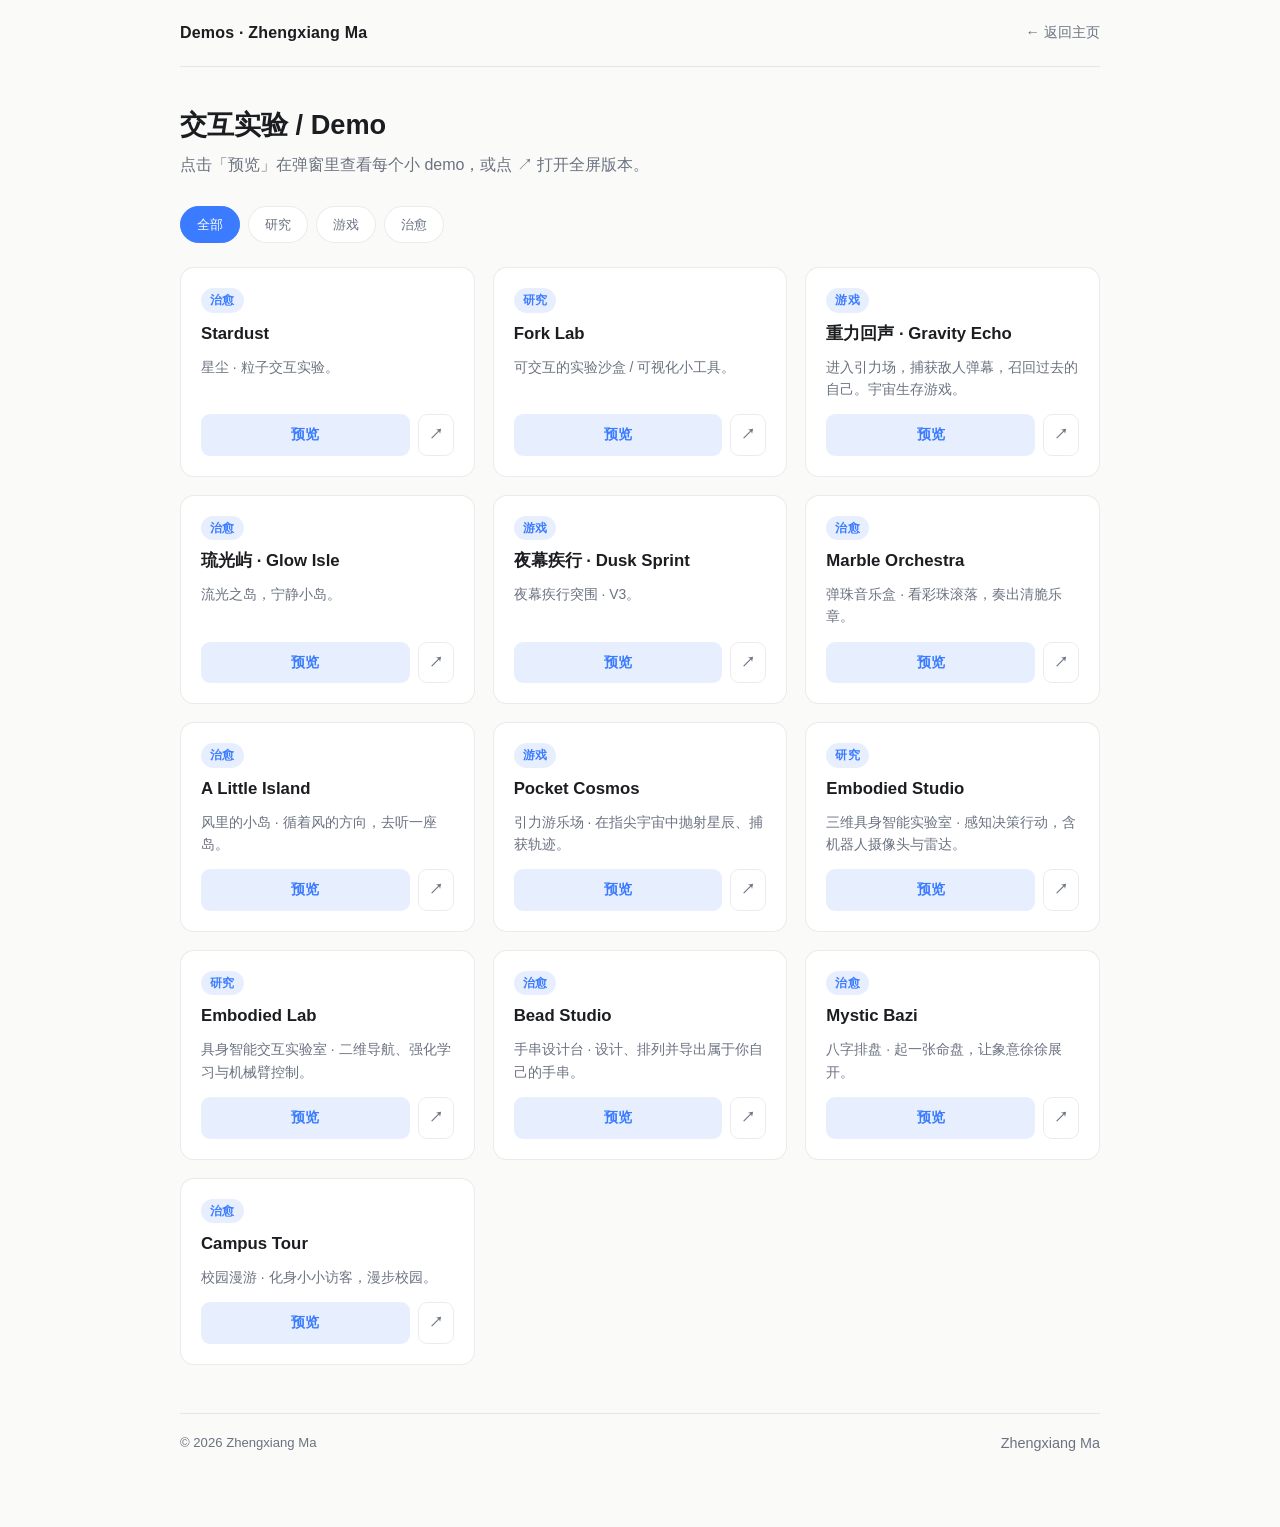
<file: demo/index.html>
<!doctype html>
<html lang="zh-CN">
<head>
<meta charset="utf-8">
<meta name="viewport" content="width=device-width, initial-scale=1">
<title>Demos · Zhengxiang Ma</title>
<meta name="description" content="Zhengxiang Ma 的交互实验小站，点击即可预览每个 Demo。">
<style>
  :root{
    color-scheme: light dark;
    --bg: light-dark(#fafaf8, #151515);
    --card: light-dark(#ffffff, #1e1e1e);
    --line: light-dark(rgba(0,0,0,.08), rgba(255,255,255,.1));
    --ink: light-dark(#1b1d20, #eef0f3);
    --muted: light-dark(#6b7280, #9aa1ad);
    --accent: #3a7bff;
    --accent-soft: rgba(58,123,255,.12);
  }
  *{box-sizing:border-box}
  html,body{margin:0;padding:0}
  body{font-family:-apple-system,BlinkMacSystemFont,"Segoe UI",Roboto,"PingFang SC","Hiragino Sans GB","Microsoft YaHei",sans-serif;background:var(--bg);color:var(--ink);line-height:1.6}
  .wrap{max-width:960px;margin:0 auto;padding:0 20px 72px}
  header.top{display:flex;align-items:center;justify-content:space-between;padding:20px 0;border-bottom:1px solid var(--line);margin-bottom:36px}
  .brand{font-weight:700;letter-spacing:.2px}
  .back{color:var(--muted);text-decoration:none;font-size:.9rem}.back:hover{color:var(--accent)}
  h1{font-size:1.7rem;margin:0 0 6px}
  .lead{color:var(--muted);font-size:1rem;margin:0 0 28px}
  .grid{display:grid;grid-template-columns:repeat(auto-fill,minmax(250px,1fr));gap:18px}
  .card{display:flex;flex-direction:column;gap:8px;background:var(--card);border:1px solid var(--line);border-radius:14px;padding:20px;transition:transform .15s ease,box-shadow .15s ease}
  .card:hover{transform:translateY(-3px);box-shadow:0 12px 26px rgba(0,0,0,.08)}
  .tag{font-size:.72rem;font-weight:600;letter-spacing:.4px;color:var(--accent);background:var(--accent-soft);padding:3px 9px;border-radius:999px;align-self:flex-start}
  .card h3{margin:0;font-size:1.05rem}
  .card p{margin:0;color:var(--muted);font-size:.87rem;flex:1}
  .card-actions{display:flex;gap:8px;margin-top:6px}
  .btn{flex:1;display:inline-flex;align-items:center;justify-content:center;gap:6px;font:inherit;font-size:.85rem;font-weight:600;color:var(--accent);background:var(--accent-soft);border:0;border-radius:9px;padding:9px 10px;cursor:pointer;text-decoration:none;transition:filter .15s}
  .btn:hover{filter:brightness(1.05)}
  .btn.ghost{color:var(--muted);background:transparent;border:1px solid var(--line);flex:0 0 auto}
  .btn.ghost:hover{color:var(--accent)}
  footer{margin-top:48px;color:var(--muted);font-size:.82rem;border-top:1px solid var(--line);padding-top:18px;display:flex;justify-content:space-between}
  /* ===== 预览小窗 ===== */
  .mask{position:fixed;inset:0;z-index:50;background:rgba(0,0,0,.55);backdrop-filter:blur(6px);display:flex;align-items:center;justify-content:center;padding:24px;animation:fade .2s ease}
  .sheet{width:min(980px,100%);max-height:88vh;display:flex;flex-direction:column;background:var(--card);border:1px solid var(--line);border-radius:16px;overflow:hidden;box-shadow:0 30px 80px rgba(0,0,0,.3);animation:pop .22s ease}
  .sheet-head{display:flex;align-items:center;justify-content:space-between;gap:12px;padding:14px 18px;border-bottom:1px solid var(--line)}
  .sheet-head strong{font-size:1rem;white-space:nowrap;overflow:hidden;text-overflow:ellipsis}
  .close{font:inherit;font-size:1.1rem;line-height:1;color:var(--muted);background:transparent;border:0;cursor:pointer;padding:6px 10px;border-radius:8px}
  .close:hover{color:var(--ink);background:var(--accent-soft)}
  .sheet-body{position:relative;height:62vh;background:#000}
  .sheet-body iframe{width:100%;height:100%;border:0;display:block}
  .loader{position:absolute;inset:0;display:grid;place-items:center;color:#fff;font-size:.9rem;letter-spacing:.1em;background:linear-gradient(135deg,#20242b,#141517)}
  .sheet-foot{padding:12px 18px;border-top:1px solid var(--line);display:flex;justify-content:space-between;align-items:center;gap:10px;font-size:.82rem;color:var(--muted)}
  .sheet-foot a{color:var(--accent);text-decoration:none;font-weight:600}
  .sheet-foot a:hover{text-decoration:underline}
  [hidden]{display:none!important}
  @keyframes fade{from{opacity:0}to{opacity:1}}
  @keyframes pop{from{opacity:0;transform:translateY(10px) scale(.98)}to{opacity:1;transform:none}}
  @media (max-width:560px){.sheet-body{height:58vh}.mask{padding:12px}}
  .filters{display:flex;flex-wrap:wrap;gap:8px;margin:4px 0 24px}
  .filters .f{padding:7px 16px;border-radius:999px;border:1px solid var(--line);background:var(--card);color:var(--muted);font:inherit;font-size:.84rem;cursor:pointer;transition:all .15s ease}
  .filters .f:hover{border-color:var(--accent);color:var(--accent)}
  .filters .f.active{background:var(--accent);color:#fff;border-color:var(--accent)}
</style>
</head>
<body>
<div class="wrap">
  <header class="top">
    <div class="brand">Demos · Zhengxiang Ma</div>
    <a class="back" href="/" rel="noopener noreferrer">← 返回主页</a>
  </header>

  <h1>交互实验 / Demo</h1>
  <p class="lead">点击「预览」在弹窗里查看每个小 demo，或点 ↗ 打开全屏版本。</p>

  <div class="filters" id="filters"></div>

    <div class="grid" id="grid"><!-- 卡片由 JS 生成 --></div>

  <footer>
    <span>© <span id="yr"></span> Zhengxiang Ma</span>
    <a class="back" href="/" rel="noopener noreferrer">Zhengxiang Ma</a>
  </footer>
</div>

<div class="mask" id="mask" hidden>
  <div class="sheet" role="dialog" aria-modal="true" aria-label="demo 预览">
    <div class="sheet-head">
      <strong id="p-title">demo</strong>
      <button class="close" id="p-close" aria-label="关闭">✕</button>
    </div>
    <div class="sheet-body">
      <div class="loader" id="p-loader">LOADING …</div>
      <iframe id="p-frame" title="demo 预览"></iframe>
    </div>
    <div class="sheet-foot">
      <span id="p-from"></span>
      <a id="p-open" href="#" target="_blank" rel="noopener noreferrer">在新标签打开完整版 ↗</a>
    </div>
  </div>
</div>

<script>
const DEMOS = [
  {title:"Stardust", tag:"治愈", desc:"星尘 · 粒子交互实验。", url:"/demo/stardust.html"},
  {title:"Fork Lab", tag:"研究", desc:"可交互的实验沙盒 / 可视化小工具。", url:"/demo/fork-lab.html"},
  {title:"重力回声 · Gravity Echo", tag:"游戏", desc:"进入引力场，捕获敌人弹幕，召回过去的自己。宇宙生存游戏。", url:"/demo/gravity-echo.html"},
  {title:"琉光屿 · Glow Isle", tag:"治愈", desc:"流光之岛，宁静小岛。", url:"/demo/aurelia.html"},
  {title:"夜幕疾行 · Dusk Sprint", tag:"游戏", desc:"夜幕疾行突围 · V3。", url:"/demo/aurelia-v3.html"},
  {title:"Marble Orchestra", tag:"治愈", desc:"弹珠音乐盒 · 看彩珠滚落，奏出清脆乐章。", url:"/demo/marble-orchestra.html"},
  {title:"A Little Island", tag:"治愈", desc:"风里的小岛 · 循着风的方向，去听一座岛。", url:"/demo/wind-island.html"},
  {title:"Pocket Cosmos", tag:"游戏", desc:"引力游乐场 · 在指尖宇宙中抛射星辰、捕获轨迹。", url:"/demo/pocket-cosmos.html"},
  {title:"Embodied Studio", tag:"研究", desc:"三维具身智能实验室 · 感知决策行动，含机器人摄像头与雷达。", url:"/demo/embodied-studio.html"},
  {title:"Embodied Lab", tag:"研究", desc:"具身智能交互实验室 · 二维导航、强化学习与机械臂控制。", url:"/demo/embodied-lab.html"},
  {title:"Bead Studio", tag:"治愈", desc:"手串设计台 · 设计、排列并导出属于你自己的手串。", url:"/demo/bead-studio.html"},
  {title:"Mystic Bazi", tag:"治愈", desc:"八字排盘 · 起一张命盘，让象意徐徐展开。", url:"/demo/mystic-bazi.html"},
  {title:"Campus Tour", tag:"治愈", desc:"校园漫游 · 化身小小访客，漫步校园。", url:"/demo/campus-tour.html"}
];
const CATEGORIES = ["研究","游戏","治愈"];
const grid = document.getElementById('grid');
const mask = document.getElementById('mask');
const frame = document.getElementById('p-frame');
const loader = document.getElementById('p-loader');
const pTitle = document.getElementById('p-title');
const pOpen = document.getElementById('p-open');
const pFrom = document.getElementById('p-from');

let activeCat = 'all';
function initFilters(){
  const box = document.getElementById('filters');
  ['all'].concat(CATEGORIES).forEach(cat=>{
    const b = document.createElement('button');
    b.className = 'f'+(cat==='all'?' active':'');
    b.dataset.cat = cat;
    b.textContent = cat==='all' ? '全部' : cat;
    b.addEventListener('click', ()=>{
      document.querySelectorAll('#filters .f').forEach(x=>x.classList.remove('active'));
      b.classList.add('active');
      activeCat = cat;
      buildCards();
    });
    box.appendChild(b);
  });
}
function buildCards(){
  grid.innerHTML = '';
  DEMOS.forEach((d,i)=>{
    if(activeCat!=='all' && d.tag!==activeCat) return;
    const c = document.createElement('article');
    c.className = 'card';
    c.innerHTML =
      '<span class="tag">'+d.tag+'</span>'+
      '<h3>'+d.title+'</h3>'+
      '<p>'+d.desc+'</p>'+
      '<div class="card-actions">'+
        '<button class="btn" type="button">预览</button>'+
        '<a class="btn ghost" href="'+d.url+'" target="_blank" rel="noopener noreferrer" title="全屏打开">↗</a>'+
      '</div>';
    c.querySelector('button').addEventListener('click', ()=>openPreview(d));
    grid.appendChild(c);
  });
}
function openPreview(d){
  pTitle.textContent = d.title;
  pOpen.href = d.url;
  pFrom.textContent = d.url.replace(/\/$/,'');
  loader.style.display = 'grid';
  frame.hidden = true;
  frame.src = d.url;               // 每次重新设 src，触发加载
  frame.onload = ()=>{ loader.style.display='none'; frame.hidden=false; };
  mask.hidden = false;
  document.body.style.overflow = 'hidden';
}
function closePreview(){
  mask.hidden = true;
  frame.src = '';                  // 卸载，停止播放/交互
  document.body.style.overflow = '';
}
document.getElementById('p-close').addEventListener('click', closePreview);
mask.addEventListener('click', (e)=>{ if(e.target===mask) closePreview(); });
document.addEventListener('keydown', (e)=>{ if(e.key==='Escape') closePreview(); });

document.getElementById('yr').textContent = new Date().getFullYear();
initFilters();
buildCards();
</script>
</body>
</html>
</file>
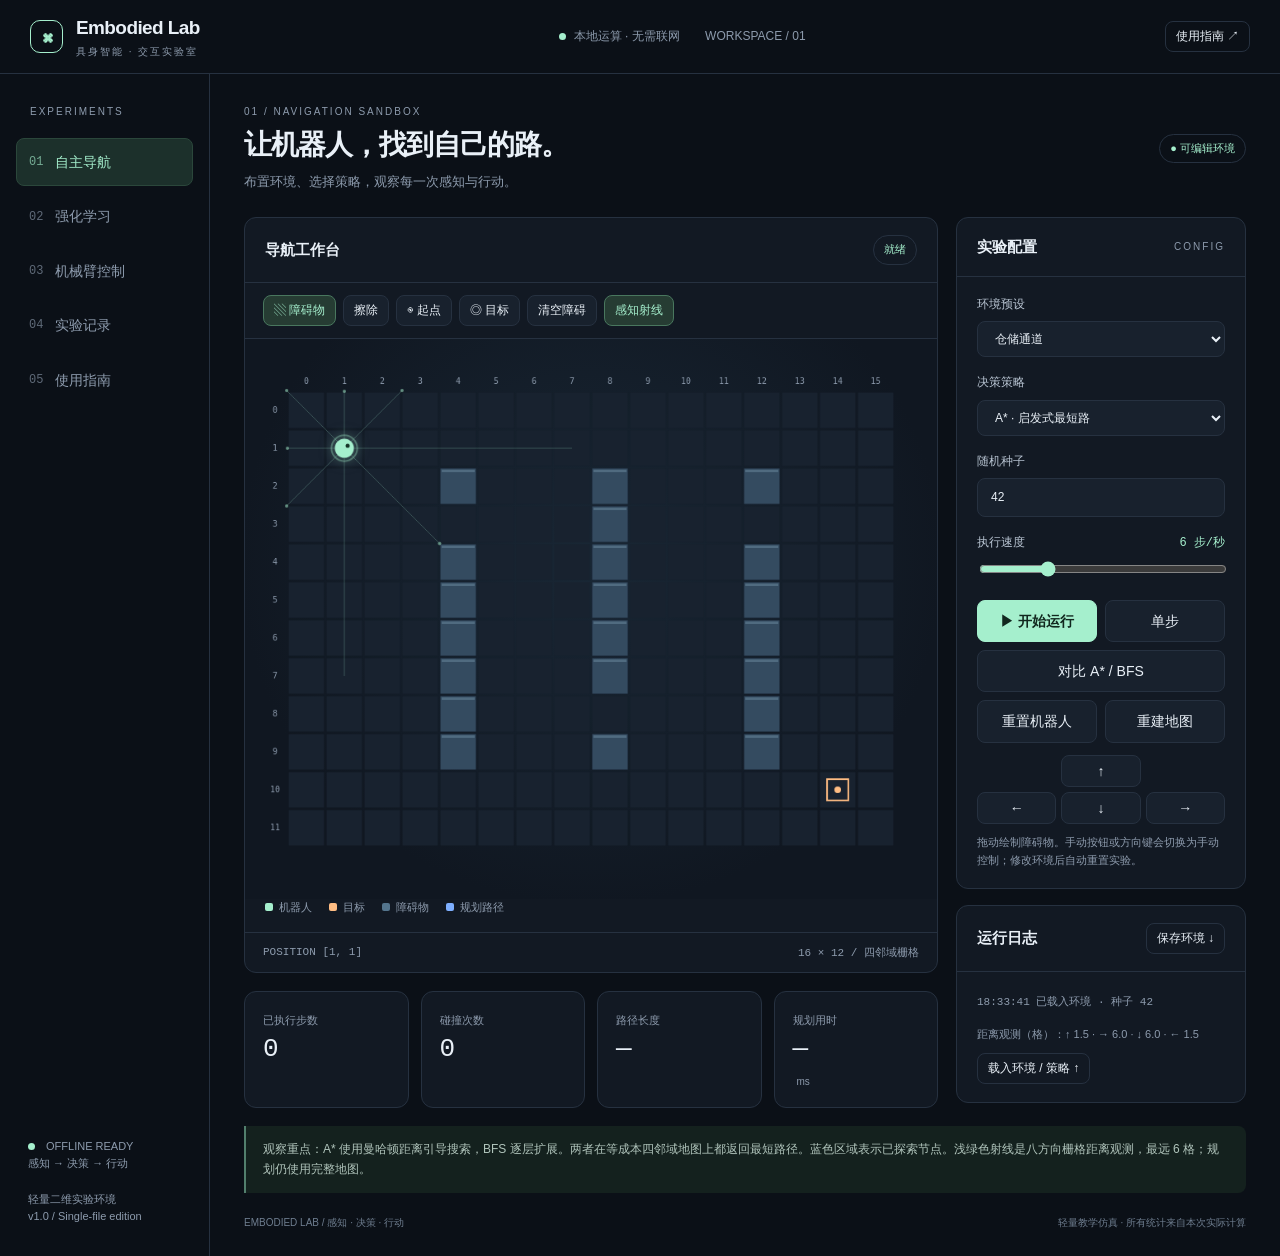
<file: demo/embodied-lab.html>
<!doctype html>
<html lang="zh-CN">
<head><meta charset="utf-8"><meta name="viewport" content="width=device-width,initial-scale=1"><title>Embodied Lab · 具身智能实验室</title>
<style>
:root{--bg:#0b1017;--panel:#121923;--panel2:#18212d;--line:#263140;--muted:#8d9bad;--text:#e9f0f7;--mint:#a5efcd;--blue:#7eafff;--orange:#ffbd83;--red:#f8858d}*{box-sizing:border-box}body{margin:0;background:var(--bg);color:var(--text);font:14px/1.6 -apple-system,BlinkMacSystemFont,"Segoe UI","PingFang SC",sans-serif}button,input,select{font:inherit}button{cursor:pointer}button:disabled{opacity:.4;cursor:not-allowed}button:focus-visible,input:focus-visible,select:focus-visible,a:focus-visible{outline:2px solid var(--mint);outline-offset:3px}button,select,input[type=number]{border:1px solid var(--line);border-radius:8px;background:var(--panel2);color:var(--text);padding:9px 13px}button:hover:not(:disabled){border-color:#688579;background:#24352f}.primary{background:var(--mint);color:#11271e;border-color:var(--mint);font-weight:650}.primary:hover:not(:disabled){background:#c4f8df;color:#11271e}.ghost{background:transparent}header{height:74px;padding:0 30px;border-bottom:1px solid var(--line);display:flex;align-items:center;justify-content:space-between;gap:12px}.brand{display:flex;align-items:center;gap:13px;font-size:19px;font-weight:700;letter-spacing:-.6px}.logo{width:33px;height:33px;border:1px solid var(--mint);display:grid;place-items:center;color:var(--mint);border-radius:10px;font-size:20px}.brand small{font-size:10px;letter-spacing:2px;color:var(--muted);display:block;font-weight:500}.status{font-size:12px;color:var(--muted)}.dot{display:inline-block;width:7px;height:7px;background:var(--mint);border-radius:50%;margin-right:8px}.shell{display:grid;grid-template-columns:210px minmax(0,1fr);min-height:calc(100vh - 74px)}aside{border-right:1px solid var(--line);padding:30px 16px;display:flex;flex-direction:column;gap:6px}.eyebrow{font-size:10px;letter-spacing:2px;color:var(--muted);text-transform:uppercase}.nav-label{margin:0 14px 12px}.nav{background:none;border:1px solid transparent;text-align:left;color:var(--muted);padding:12px;display:flex;gap:12px;align-items:center}.nav.active{background:#1c302b;border-color:#2b473b;color:var(--mint)}.nav span{font:12px ui-monospace,monospace;opacity:.65}.aside-note{margin-top:auto;padding:30px 12px 0;font-size:11px;color:var(--muted)}main{padding:30px 34px 25px;max-width:1600px;width:100%;margin:auto}.heading{display:flex;justify-content:space-between;align-items:center;gap:16px;margin-bottom:24px}h1{font-size:28px;line-height:1.3;letter-spacing:-1px;margin:7px 0 9px}h2{font-size:15px;margin:0}h3{font-size:13px;margin:0 0 12px}.sub{color:var(--muted);font-size:13px;margin:0}.badge{font-size:11px;border:1px solid var(--line);border-radius:20px;padding:5px 10px;color:var(--mint);white-space:nowrap}.view[hidden]{display:none}.workspace{display:grid;grid-template-columns:minmax(0,1fr) 290px;gap:18px;align-items:start}.card{background:var(--panel);border:1px solid var(--line);border-radius:12px;overflow:hidden}.card-head{padding:17px 20px;border-bottom:1px solid var(--line);display:flex;justify-content:space-between;align-items:center;gap:10px}.card-body{padding:18px 20px}.toolbar{display:flex;gap:7px;flex-wrap:wrap;padding:12px 18px;border-bottom:1px solid var(--line)}.tool{padding:5px 10px;font-size:12px}.tool.active{color:var(--mint);background:#263c33;border-color:#49775e}.stage{position:relative;padding:16px;background:radial-gradient(ellipse at 50% 40%,#192735 0%,#101721 72%)}canvas{display:block;width:100%;height:auto;touch-action:none}.stage canvas{max-height:530px;aspect-ratio:1.25;object-fit:contain}.legend{display:flex;gap:17px;flex-wrap:wrap;font-size:11px;color:var(--muted);padding:0 20px 15px}.swatch{display:inline-block;width:8px;height:8px;border-radius:2px;margin-right:6px}.stage-footer{border-top:1px solid var(--line);padding:12px 18px;display:flex;align-items:center;justify-content:space-between;gap:12px;font:11px ui-monospace,monospace;color:var(--muted)}.controls{display:flex;flex-direction:column;gap:16px}.field{margin-bottom:16px}.field:last-child{margin-bottom:0}.field label{display:flex;align-items:center;justify-content:space-between;font-size:12px;color:#b8c4d2;margin-bottom:7px}.field select,.field input[type=number]{width:100%;font-size:12px}.field input[type=range]{width:100%;accent-color:var(--mint)}.field output{color:var(--mint);font:12px ui-monospace,monospace}.row{display:flex;gap:8px;flex-wrap:wrap}.row button{flex:1;white-space:nowrap}.hint{font-size:11px;color:var(--muted);margin:10px 0 0}.metrics{display:grid;grid-template-columns:repeat(4,minmax(0,1fr));gap:12px;margin-top:18px}.metric{padding:16px 18px}.metric strong{display:block;font:26px/1.5 ui-monospace,monospace;letter-spacing:-1px}.metric label{font-size:11px;color:var(--muted)}.metric small{font-size:10px;color:var(--muted);margin-left:4px}.mint{color:var(--mint)}.callout{padding:14px 17px;border-left:2px solid #527f6d;background:#14211e;color:#b1c5bc;font-size:12px;border-radius:0 8px 8px 0;margin-top:18px}.log{font:11px/1.8 ui-monospace,monospace;max-height:135px;overflow:auto;color:var(--muted)}.log p{margin:3px 0}.dpad{display:grid;grid-template-columns:repeat(3,1fr);gap:5px;margin-top:12px}.dpad button{padding:4px}.dpad button:first-child{grid-column:2}.dpad button:nth-child(2){grid-column:1}.chart-wrap{padding:15px}.chart-wrap canvas{height:170px}.progress{height:4px;border-radius:4px;background:var(--line);overflow:hidden;margin:12px 0}.progress div{background:var(--mint);width:0;height:100%;transition:width .15s}.table-wrap{overflow:auto}table{border-collapse:collapse;width:100%;font-size:12px;white-space:nowrap}th,td{padding:14px 18px;border-bottom:1px solid var(--line);text-align:left}th{color:var(--muted);font-weight:500}td{font-variant-numeric:tabular-nums}.empty{text-align:center;padding:70px 20px;color:var(--muted)}.guide-grid{display:grid;grid-template-columns:repeat(2,1fr);gap:18px}.guide-grid p,.guide-grid li{font-size:13px;color:#aebccb}.guide-grid ol{padding-left:19px}.guide-grid li{margin:8px 0}.key{font-family:ui-monospace,monospace;color:var(--mint)}footer{margin-top:22px;display:flex;justify-content:space-between;font-size:10px;color:#6e7d8f;gap:20px}.toast{position:fixed;bottom:25px;left:50%;transform:translateX(-50%);padding:12px 22px;background:#d1f7e4;color:#153426;border-radius:9px;box-shadow:0 5px 35px #0008;z-index:9;max-width:90vw;font-size:13px}.toast[hidden]{display:none}#arm-status{font-size:12px;color:var(--mint)}.sr{position:absolute;clip:rect(0,0,0,0);width:1px;height:1px;overflow:hidden}@media(min-width:1500px){main{padding:36px 45px}.stage canvas{max-height:600px}}@media(max-width:1100px){.shell{grid-template-columns:170px minmax(0,1fr)}main{padding:24px 20px}.workspace{grid-template-columns:minmax(0,1fr) 250px}.metrics{gap:8px}.metric{padding:12px}.metric strong{font-size:22px}}@media(max-width:850px){header{padding:0 18px}.shell{display:block}aside{flex-direction:row;padding:10px 14px;border-right:0;border-bottom:1px solid var(--line);overflow:auto}.nav{white-space:nowrap;padding:8px 10px;font-size:12px}.nav-label,.aside-note{display:none}.workspace{grid-template-columns:1fr}.controls{display:grid;grid-template-columns:1fr 1fr}.heading{margin-bottom:18px}.stage canvas{max-height:470px}.status{font-size:10px}}@media(max-width:520px){main{padding:22px 14px}.brand{font-size:16px}.brand small{font-size:8px}.status{display:none}.heading{align-items:start}h1{font-size:24px}.heading>.badge{display:none}.metrics{grid-template-columns:repeat(2,1fr)}.controls,.guide-grid{grid-template-columns:1fr}.stage{padding:8px}.legend{gap:10px}.stage-footer{font-size:10px}.row button{padding:8px}.card-head{padding:14px}.nav span{display:none}footer{flex-direction:column;gap:2px}}

/* Preserve canvas hit-test coordinates at every viewport width. */
.stage canvas{max-width:750px;max-height:none!important;height:auto;margin:0 auto}
</style></head>
<body>
<header><div class="brand"><div class="logo" aria-hidden="true">⌘</div><div>Embodied Lab<small>具身智能 · 交互实验室</small></div></div><div class="status"><span class="dot"></span>本地运算 · 无需联网 <span style="margin-left:22px">WORKSPACE / 01</span></div><button id="help-top" class="ghost tool">使用指南 ↗</button></header>
<div class="shell"><aside aria-label="实验导航"><div class="eyebrow nav-label">EXPERIMENTS</div><button class="nav active" data-view="nav"><span>01</span> 自主导航</button><button class="nav" data-view="learn"><span>02</span> 强化学习</button><button class="nav" data-view="arm"><span>03</span> 机械臂控制</button><button class="nav" data-view="records"><span>04</span> 实验记录</button><button class="nav" data-view="guide"><span>05</span> 使用指南</button><div class="aside-note"><div class="dot"></div> OFFLINE READY<br>感知 → 决策 → 行动<br><br>轻量二维实验环境<br>v1.0 / Single-file edition</div></aside>
<main>
<section class="view" id="view-nav"><div class="heading"><div><div class="eyebrow">01 / NAVIGATION SANDBOX</div><h1>让机器人，找到自己的路。</h1><p class="sub">布置环境、选择策略，观察每一次感知与行动。</p></div><span class="badge">● 可编辑环境</span></div>
<div class="workspace"><div><div class="card"><div class="card-head"><h2>导航工作台</h2><span class="badge" id="nav-state">就绪</span></div><div class="toolbar" role="group" aria-label="地图编辑工具"><button class="tool active" data-tool="wall">▧ 障碍物</button><button class="tool" data-tool="erase">擦除</button><button class="tool" data-tool="start">◉ 起点</button><button class="tool" data-tool="goal">◎ 目标</button><button class="tool" id="clear-walls">清空障碍</button><button class="tool active" id="sensor-toggle" aria-pressed="true">感知射线</button></div><div class="stage"><canvas id="nav-canvas" width="800" height="640" aria-label="导航地图，点击编辑障碍物、起点或目标"></canvas></div><div class="legend"><span><i class="swatch" style="background:var(--mint)"></i>机器人</span><span><i class="swatch" style="background:var(--orange)"></i>目标</span><span><i class="swatch" style="background:#54758d"></i>障碍物</span><span><i class="swatch" style="background:var(--blue)"></i>规划路径</span></div><div class="stage-footer"><span id="nav-coord">POSITION [1, 1]</span><span>16 × 12 / 四邻域栅格</span></div></div><div class="metrics"><div class="card metric"><label>已执行步数</label><strong id="m-steps">0</strong></div><div class="card metric"><label>碰撞次数</label><strong id="m-collisions">0</strong></div><div class="card metric"><label>路径长度</label><strong id="m-path">—</strong></div><div class="card metric"><label>规划用时</label><strong id="m-time">—</strong><small>ms</small></div></div></div>
<div class="controls"><div class="card"><div class="card-head"><h2>实验配置</h2><span class="eyebrow">CONFIG</span></div><div class="card-body"><div class="field"><label for="scene">环境预设</label><select id="scene"><option value="warehouse">仓储通道</option><option value="rooms">多房间探索</option><option value="random">随机障碍</option><option value="empty">空白地图</option></select></div><div class="field"><label for="algorithm">决策策略</label><select id="algorithm"><option value="astar">A* · 启发式最短路</option><option value="bfs">BFS · 广度优先搜索</option><option value="manual">手动 · 方向键控制</option></select></div><div class="field"><label for="seed">随机种子</label><input id="seed" type="number" value="42" min="0" max="999999" step="1"></div><div class="field"><label for="speed">执行速度 <output id="speed-value">6 步/秒</output></label><input id="speed" type="range" min="1" max="20" value="6"></div><div class="row"><button id="nav-run" class="primary">▶ 开始运行</button><button id="nav-step">单步</button></div><div class="row" style="margin-top:8px"><button id="compare-planners">对比 A* / BFS</button></div><div class="row" style="margin-top:8px"><button id="nav-reset">重置机器人</button><button id="regenerate">重建地图</button></div><div class="dpad" aria-label="手动移动"><button data-move="0" aria-label="向上移动">↑</button><button data-move="3" aria-label="向左移动">←</button><button data-move="2" aria-label="向下移动">↓</button><button data-move="1" aria-label="向右移动">→</button></div><p class="hint">拖动绘制障碍物。手动按钮或方向键会切换为手动控制；修改环境后自动重置实验。</p></div></div><div class="card"><div class="card-head"><h2>运行日志</h2><button class="tool ghost" id="config-export">保存环境 ↓</button></div><div class="card-body"><div class="log" id="nav-log" aria-live="polite"></div><p class="hint" id="sensor-reading">距离观测：—</p><button class="tool ghost" id="config-import" style="margin-top:10px">载入环境 / 策略 ↑</button><input id="file-import" type="file" accept="application/json,.json" hidden></div></div></div></div><div class="callout">观察重点：A* 使用曼哈顿距离引导搜索，BFS 逐层扩展。两者在等成本四邻域地图上都返回最短路径。蓝色区域表示已探索节点。浅绿色射线是八方向栅格距离观测，最远 6 格；规划仍使用完整地图。</div></section>
<section class="view" id="view-learn" hidden><div class="heading"><div><div class="eyebrow">02 / REINFORCEMENT LEARNING</div><h1>从尝试中，学会抵达。</h1><p class="sub">在当前地图上训练真实的表格 Q-learning，查看奖励曲线与策略。</p></div><span class="badge">● 浏览器内训练</span></div><div class="workspace"><div><div class="card"><div class="card-head"><h2>策略与价值地图</h2><span class="badge" id="learn-state">未训练</span></div><div class="stage"><canvas id="learn-canvas" width="800" height="640" aria-label="强化学习策略箭头和机器人轨迹"></canvas></div><div class="legend"><span>↑ 箭头：当前最优动作</span><span>绿色深浅：相对状态价值</span><span>橙色：目标</span></div></div><div class="card" style="margin-top:18px"><div class="card-head"><h2>训练回报</h2><span class="eyebrow">20 回合移动平均</span></div><div class="chart-wrap"><canvas id="reward-chart" width="850" height="200" aria-label="每回合回报及移动平均曲线"></canvas></div></div></div><div class="controls"><div class="card"><div class="card-head"><h2>训练参数</h2></div><div class="card-body"><div class="field"><label for="episodes">训练回合</label><select id="episodes"><option value="200">200 · 快速体验</option><option value="1000" selected>1,000 · 标准实验</option><option value="3000">3,000 · 充分探索</option></select></div><div class="field"><label for="alpha">学习率 α <output id="alpha-v">0.20</output></label><input id="alpha" type="range" min="0.05" max="0.9" step="0.05" value="0.2"></div><div class="field"><label for="gamma">折扣因子 γ <output id="gamma-v">0.95</output></label><input id="gamma" type="range" min="0.5" max="0.99" step="0.01" value="0.95"></div><div class="field"><label for="epsilon">初始探索率 ε <output id="epsilon-v">1.00</output></label><input id="epsilon" type="range" min="0.1" max="1" step="0.05" value="1"></div><div class="row"><button class="primary" id="train">开始训练</button><button id="stop-train" disabled>停止</button></div><div class="progress"><div id="train-progress"></div></div><p id="train-progress-text" class="hint" aria-live="polite">0 / 1,000 回合</p><div class="row" style="margin-top:14px"><button id="evaluate" disabled>评估策略</button><button id="policy-export" disabled>导出策略</button></div><p class="hint">每步 −1，碰撞额外 −4，抵达 +100。每回合最多 300 步，探索率线性衰减至 0.05。重复训练从零开始。</p></div></div><div class="card"><div class="card-body"><div class="field"><label>最近 100 回合成功率</label><strong id="learn-success" style="font-size:30px" class="mint">—</strong></div><div class="field"><label>贪心策略评估（固定起点）</label><span id="eval-result">尚未评估</span></div><p class="hint">训练成功率包含随机探索。评估采用 ε = 0 的确定性策略，检测重复状态并报告失败；不代表真实机器人性能。</p></div></div></div></div><div class="callout">实验建议：先在空白地图训练，再增加障碍物比较收敛速度。地图变化会清除旧策略。参数、随机种子和训练结果都可随策略文件导出。</div></section>
<section class="view" id="view-arm" hidden><div class="heading"><div><div class="eyebrow">03 / ROBOT MANIPULATION</div><h1>把目标，变成动作。</h1><p class="sub">用解析逆运动学控制双关节机械臂，完成一次抓取与放置。</p></div><span class="badge">● 二维运动学</span></div><div class="workspace"><div><div class="card"><div class="card-head"><h2>机械臂工作空间</h2><span id="arm-status" aria-live="polite">就绪 · 点击设置目标</span></div><div class="stage"><canvas id="arm-canvas" width="800" height="640" aria-label="机械臂工作空间，点击设定末端目标"></canvas></div><div class="legend"><span><i class="swatch" style="background:var(--mint)"></i>机械臂</span><span><i class="swatch" style="background:var(--orange)"></i>待抓取物体</span><span><i class="swatch" style="background:var(--blue)"></i>放置区</span></div><div class="stage-footer"><span id="arm-position">END EFFECTOR</span><span>长度单位 / cm</span></div></div><div class="metrics"><div class="card metric"><label>肩关节 θ₁</label><strong id="angle1">—</strong></div><div class="card metric"><label>肘关节 θ₂</label><strong id="angle2">—</strong></div><div class="card metric"><label>末端误差</label><strong id="arm-error">—</strong><small>cm</small></div><div class="card metric"><label>完成放置</label><strong id="arm-count">0</strong></div></div></div><div class="controls"><div class="card"><div class="card-head"><h2>控制面板</h2></div><div class="card-body"><div class="field"><label for="l1">上臂长度 <output id="l1-v">110 cm</output></label><input id="l1" type="range" min="70" max="130" value="110"></div><div class="field"><label for="l2">前臂长度 <output id="l2-v">90 cm</output></label><input id="l2" type="range" min="60" max="120" value="90"></div><div class="field"><label for="elbow">逆解分支</label><select id="elbow"><option value="1">肘部正向</option><option value="-1">肘部反向</option></select></div><div class="row"><button id="pick-place" class="primary">自动抓取并放置</button></div><div class="row" style="margin-top:8px"><button id="grip">闭合夹爪</button><button id="arm-reset">重置场景</button></div><p class="hint">点击画布设定末端目标；物体在橙色方块，放置区为蓝色方框。闭合夹爪时须距物体小于 10 cm，进入放置区后松开。</p></div></div><div class="card"><div class="card-head"><h2>运动学说明</h2></div><div class="card-body"><p class="sub">虚线环表示可达区域。目标超出可达范围时会明确提示，不会伪装成功。</p><p class="hint">x = L₁ cos θ₁ + L₂ cos(θ₁ + θ₂)<br>y = L₁ sin θ₁ + L₂ sin(θ₁ + θ₂)</p><p class="hint">本实验仅模拟平面运动学与距离判定抓取；不包含动力学、重力、碰撞或真实机械臂接口。</p></div></div></div></div></section>
<section class="view" id="view-records" hidden><div class="heading"><div><div class="eyebrow">04 / EXPERIMENT NOTEBOOK</div><h1>每一次探索，都有迹可循。</h1><p class="sub">本机保存最近 100 次实验，导出 JSON 或 CSV 继续分析。</p></div><span class="badge" id="record-count">0 条记录</span></div><div class="row" style="justify-content:flex-end;margin-bottom:18px"><button id="records-json" style="flex:0">导出 JSON ↓</button><button id="records-csv" style="flex:0">导出 CSV ↓</button><button id="records-clear" class="ghost" style="flex:0">清空记录</button></div><div class="card"><div class="table-wrap"><table><thead><tr><th>时间</th><th>实验</th><th>策略 / 参数</th><th>结果</th><th>步数 / 回合</th><th>备注</th></tr></thead><tbody id="records-body"></tbody></table></div><div id="records-empty" class="empty">还没有实验记录。完成导航、训练或抓取后，结果会自动出现在这里。</div></div><div class="callout" id="storage-note">数据保存在当前浏览器中。不同浏览器或移动 HTML 文件后可能使用不同的存储空间，重要实验请导出备份。</div></section>
<section class="view" id="view-guide" hidden><div class="heading"><div><div class="eyebrow">05 / QUICK START</div><h1>三分钟，开始你的第一个实验。</h1><p class="sub">一个 HTML 文件，一个完整的感知、决策与行动入门流程。</p></div></div><div class="guide-grid"><div class="card card-body"><h2>01 · 规划一条最短路径</h2><ol><li>打开「自主导航」，保持仓储通道与 A* 默认设置。</li><li>点击「开始运行」，观察路径与探索节点。</li><li>选择 BFS 重跑，对比规划时间与路径长度。</li><li>用障碍物工具拖动编辑地图；用起点、目标工具改变任务。</li></ol></div><div class="card card-body"><h2>02 · 训练一个导航策略</h2><ol><li>导航地图会自动共享到「强化学习」。</li><li>点击「开始训练」，观察奖励移动平均与成功率。</li><li>点击「评估策略」，检查无探索时能否到达目标。</li><li>导出策略 JSON；在导航页面「载入环境 / 策略」可以恢复。</li></ol></div><div class="card card-body"><h2>03 · 控制机械臂</h2><ol><li>点击画布，机械臂将移动到可达目标。</li><li>点击「自动抓取并放置」，观察接近、抓取、转移和释放。</li><li>调整臂长或肘部方向，比较不同的逆运动学解。</li><li>手动抓取：点击物体 → 闭合夹爪 → 点击放置区 → 松开夹爪。</li></ol></div><div class="card card-body"><h2>实验边界与可复现性</h2><p>导航使用已知完整地图与理想定位，四向移动、单位步长；没有相机、SLAM 或动力学仿真。Q-learning 是真实表格更新，固定地图、种子和参数可复现完整训练。</p><p>种子在「自主导航」设置，修改后点击「重建地图」生效。每次训练重新初始化随机数与 Q 表。机械臂为二维解析运动学，不连接硬件。</p><p>无需联网、服务器或第三方库。建议使用近期 Chrome、Edge、Safari 或 Firefox。所有实验都在当前设备运行，轻量训练会分批执行。</p></div></div><div class="callout">快捷键：在自主导航页面用方向键手动移动；空格开始 / 暂停自动导航。编辑输入框时不拦截按键。环境与策略支持文件导入导出，实验记录会尽力自动保存。</div></section>
<footer><span>EMBODIED LAB / 感知 · 决策 · 行动</span><span>轻量教学仿真 · 所有统计来自本次实际计算</span></footer>
</main></div><div id="toast" class="toast" role="status" hidden></div>
<script>
'use strict';
const $=id=>document.getElementById(id), W=16,H=12,DIRS=[[0,-1],[1,0],[0,1],[-1,0]],arrows=['↑','→','↓','←'];
const palette={mint:'#a5efcd',blue:'#7eafff',orange:'#ffbd83',muted:'#8d9bad'};
let view='nav',tool='wall',walls=new Set(),start=17,goal=174,robot=17,seed=42,navTimer=null,navPlan=null,navDone=false,steps=0,collisions=0,trace=[],explored=[],planMs=0,toastTimer,editDrag=false,showSensors=true;
let Q=null,rewards=[],wins=[],training=false,trainToken=0,trainMeta=null,evalTimer=null,evalPos=null,evalTrace=[];
let records=[];try{const saved=JSON.parse(localStorage.getItem('embodied-lab-records-v1')||'[]');if(Array.isArray(saved))records=saved.filter(r=>r&&typeof r==='object').slice(0,100)}catch(e){}
function toast(s){$('toast').textContent=s;$('toast').hidden=false;clearTimeout(toastTimer);toastTimer=setTimeout(()=>$('toast').hidden=true,3800)}
function rng(s){let a=s>>>0;return()=>{a+=0x6D2B79F5;let t=a;t=Math.imul(t^t>>>15,t|1);t^=t+Math.imul(t^t>>>7,t|61);return((t^t>>>14)>>>0)/4294967296}}
function xy(s){return[s%W,Math.floor(s/W)]}function distance(a,b){const[x,y]=xy(a),[u,v]=xy(b);return Math.abs(x-u)+Math.abs(y-v)}
function transition(s,a){const[x,y]=xy(s),[dx,dy]=DIRS[a],nx=x+dx,ny=y+dy;if(nx<0||nx>=W||ny<0||ny>=H||walls.has(ny*W+nx))return s;return ny*W+nx}
function log(s){const p=document.createElement('p');p.textContent=new Date().toLocaleTimeString('zh-CN',{hour12:false})+'  '+s;$('nav-log').prepend(p);while($('nav-log').children.length>30)$('nav-log').lastChild.remove()}
function saveRecord(r){records.unshift({time:new Date().toISOString(),...r});records=records.slice(0,100);try{localStorage.setItem('embodied-lab-records-v1',JSON.stringify(records))}catch(e){$('storage-note').textContent='浏览器存储不可用。当前记录仅保留在内存，请导出备份。';toast('自动保存不可用，请导出实验记录')}renderRecords()}
function renderRecords(){const body=$('records-body');body.replaceChildren();for(const r of records){const tr=document.createElement('tr');for(const v of [new Date(r.time).toLocaleString('zh-CN'),r.type,r.strategy,r.result,r.count,r.note]){const td=document.createElement('td');td.textContent=String(v??'—');tr.append(td)}body.append(tr)}$('record-count').textContent=records.length+' 条记录';$('records-empty').hidden=records.length>0}
function download(name,data,type='application/json'){const blob=new Blob([data],{type}),url=URL.createObjectURL(blob),a=document.createElement('a');a.href=url;a.download=name;document.body.append(a);a.click();a.remove();setTimeout(()=>URL.revokeObjectURL(url),10000)}
function environment(){return{width:W,height:H,walls:[...walls].sort((a,b)=>a-b),start,goal,seed,scene:$('scene').value}}
function stopNav(){clearInterval(navTimer);navTimer=null;$('nav-run').textContent='▶ 开始运行'}
function stopEval(){clearInterval(evalTimer);evalTimer=null}
function invalidateLearning(){trainToken++;training=false;stopEval();Q=null;trainMeta=null;rewards=[];wins=[];evalPos=null;evalTrace=[];setTrainingUI(false);$('evaluate').disabled=true;$('policy-export').disabled=true;$('learn-state').textContent='未训练';$('train-progress').style.width='0%';$('train-progress-text').textContent='0 / '+Number($('episodes').value).toLocaleString()+' 回合';$('learn-success').textContent='—';$('eval-result').textContent='尚未评估';drawChart()}
function resetNav(){stopNav();robot=start;steps=0;collisions=0;trace=[start];explored=[];navPlan=null;navDone=false;planMs=0;$('nav-state').textContent='就绪';updateNav()}
function changedMap(){resetNav();invalidateLearning();drawGrid('learn-canvas')}
function createMap(){const val=Number($('seed').value);if(!Number.isInteger(val)||val<0||val>999999){toast('随机种子须为 0–999999 的整数');return}seed=val;walls.clear();start=17;goal=174;const scene=$('scene').value,rand=rng(seed);if(scene==='warehouse'){for(const x of [4,8,12])for(let y=2;y<10;y++)if(y!== (x===8?8:3))walls.add(y*W+x)}else if(scene==='rooms'){for(let y=0;y<H;y++)if(y!==2&&y!==9)walls.add(y*W+7);for(let x=0;x<W;x++)if(x!==3&&x!==12)walls.add(6*W+x)}else if(scene==='random'){for(let s=0;s<W*H;s++)if(rand()<.25)walls.add(s);for(let x=1;x<=14;x++)walls.delete(W+x);for(let y=1;y<=10;y++)walls.delete(y*W+14)}walls.delete(start);walls.delete(goal);changedMap();log('已载入环境 · 种子 '+seed)}
function solve(from,to,kind){const open=[from],seen=new Set([from]),prev=new Map(),g=new Map([[from,0]]),visited=[];while(open.length){if(kind==='astar')open.sort((a,b)=>(g.get(a)+distance(a,to))-(g.get(b)+distance(b,to)));const s=open.shift();visited.push(s);if(s===to){const path=[to];let p=to;while(p!==from){p=prev.get(p);path.unshift(p)}return{path,visited}}for(let a=0;a<4;a++){const n=transition(s,a);if(n===s)continue;const cost=g.get(s)+1;if(!seen.has(n)||(kind==='astar'&&cost<g.get(n))){seen.add(n);g.set(n,cost);prev.set(n,s);if(!open.includes(n))open.push(n)}}}return{path:[],visited}}
function ensurePlan(){if(navPlan)return true;const t=performance.now(),res=solve(robot,goal,$('algorithm').value);planMs=performance.now()-t;explored=res.visited;navPlan=res.path;log('探索 '+explored.length+' 个节点 · '+planMs.toFixed(2)+' ms');if(!navPlan.length){stopNav();navDone=true;$('nav-state').textContent='目标不可达';saveRecord({type:'导航',strategy:$('algorithm').value,result:'不可达',count:steps,note:'无连通路径',environment:environment()});updateNav();return false}updateNav();return true}
function finishNav(){stopNav();navDone=true;$('nav-state').textContent='已抵达';log('任务完成 · '+steps+' 步 / '+collisions+' 次碰撞');saveRecord({type:'导航',strategy:$('algorithm').value,result:'成功',count:steps,note:collisions+' 次碰撞',planningMs:planMs,environment:environment(),trajectory:[...trace]});toast('已到达目标，实验记录已保存')}
function navStep(){if(navDone)return;if($('algorithm').value==='manual'){toast('请用方向键或面板按钮移动');return}if(!ensurePlan())return;const i=navPlan.indexOf(robot);if(i<navPlan.length-1){robot=navPlan[i+1];steps++;trace.push(robot)}if(robot===goal)finishNav();updateNav()}
function runNav(){if(navTimer){stopNav();$('nav-state').textContent='已暂停';return}if($('algorithm').value==='manual'){toast('手动模式：请使用方向键');return}if(navDone)resetNav();if(!ensurePlan())return;$('nav-state').textContent='运行中';$('nav-run').textContent='Ⅱ 暂停';navTimer=setInterval(navStep,1000/Number($('speed').value))}
function manual(a){if(view!=='nav')return;if(navDone)resetNav();stopNav();if($('algorithm').value!=='manual'){$('algorithm').value='manual';navPlan=null;explored=[]}const next=transition(robot,a);steps++;if(next===robot){collisions++;log('碰撞 · 动作被阻挡')}else{robot=next;trace.push(robot)}$('nav-state').textContent='手动控制';if(robot===goal)finishNav();updateNav()}
function updateNav(){const sensed=sense(robot);$('sensor-reading').textContent='距离观测（格）：↑ '+sensed[0].distance.toFixed(1)+' · → '+sensed[2].distance.toFixed(1)+' · ↓ '+sensed[4].distance.toFixed(1)+' · ← '+sensed[6].distance.toFixed(1);$('m-steps').textContent=steps;$('m-collisions').textContent=collisions;$('m-path').textContent=navPlan?.length?navPlan.length-1:'—';$('m-time').textContent=navPlan?planMs.toFixed(2):'—';$('nav-coord').textContent='POSITION ['+xy(robot).join(', ')+']';drawGrid('nav-canvas')}
function sense(s){const[x,y]=xy(s),dirs=[[0,-1],[1,-1],[1,0],[1,1],[0,1],[-1,1],[-1,0],[-1,-1]];return dirs.map(([dx,dy])=>{const norm=Math.hypot(dx,dy),vx=dx/norm,vy=dy/norm;for(let d=.05;d<=6;d+=.05){const px=x+.5+vx*d,py=y+.5+vy*d;if(px<0||px>=W||py<0||py>=H||walls.has(Math.floor(py)*W+Math.floor(px)))return{distance:Math.round(d*100)/100,x:px,y:py,hit:true}}return{distance:6,x:x+.5+vx*6,y:y+.5+vy*6,hit:false}})}
function comparePlanners(){if(navTimer){stopNav();$('nav-state').textContent='已暂停'}const results=['astar','bfs'].map(kind=>{const begin=performance.now(),r=solve(start,goal,kind);return{algorithm:kind,steps:r.path.length?r.path.length-1:null,expanded:r.visited.length,milliseconds:performance.now()-begin}});for(const r of results)log(r.algorithm.toUpperCase()+' · '+(r.steps===null?'不可达':r.steps+' 步')+' · 扩展 '+r.expanded+' 节点 · '+r.milliseconds.toFixed(2)+' ms');saveRecord({type:'规划对比',strategy:'A* / BFS',result:results[0].steps===null?'不可达':'完成',count:results[0].steps??0,note:results.map(r=>r.algorithm.toUpperCase()+' '+r.expanded+' 节点').join(' / '),environment:environment(),comparison:results});toast('对比已完成：详细节点数和耗时见运行日志')} 
function gridGeom(canvas){const size=Math.min((canvas.width-64)/W,(canvas.height-64)/H);return{size,ox:(canvas.width-size*W)/2,oy:(canvas.height-size*H)/2}}
function drawGrid(id){const c=$(id),ctx=c.getContext('2d'),{size,ox,oy}=gridGeom(c),learning=id==='learn-canvas';ctx.clearRect(0,0,c.width,c.height);const pos=learning?(evalPos??start):robot,seen=new Set(explored);let min=0,max=1;if(learning&&Q){const vals=Q.filter((_,s)=>!walls.has(s)&&s!==goal).map(q=>Math.max(...q));min=Math.min(...vals);max=Math.max(...vals);}
for(let s=0;s<W*H;s++){const[x,y]=xy(s),px=ox+x*size,py=oy+y*size;ctx.fillStyle=walls.has(s)?'#344b60':(!learning&&seen.has(s)?'#203546':'#18222f');if(learning&&Q&&!walls.has(s)){const v=(Math.max(...Q[s])-min)/(max-min||1);ctx.fillStyle=`rgba(91,177,137,${.07+v*.30})`}ctx.fillRect(px+1.5,py+1.5,size-3,size-3);if(walls.has(s)){ctx.fillStyle='#506b80';ctx.fillRect(px+3,py+3,size-6,3)}if(learning&&Q&&!walls.has(s)&&s!==goal){ctx.font='20px sans-serif';ctx.textAlign='center';ctx.textBaseline='middle';ctx.fillStyle='#a5efcd99';ctx.fillText(arrows[bestAction(s)],px+size/2,py+size/2)}}
function center(s){const[x,y]=xy(s);return[ox+(x+.5)*size,oy+(y+.5)*size]}
function path(points,color,dash=[]){if(points.length<2)return;ctx.beginPath();ctx.setLineDash(dash);points.forEach((s,i)=>{const[x,y]=center(s);i?ctx.lineTo(x,y):ctx.moveTo(x,y)});ctx.strokeStyle=color;ctx.lineWidth=3;ctx.stroke();ctx.setLineDash([])}
if(!learning&&showSensors){const[cx,cy]=center(robot);for(const ray of sense(robot)){ctx.beginPath();ctx.moveTo(cx,cy);ctx.lineTo(ox+ray.x*size,oy+ray.y*size);ctx.lineWidth=1;ctx.strokeStyle='#a5efcd40';ctx.stroke();if(ray.hit){ctx.fillStyle='#a5efcd88';ctx.beginPath();ctx.arc(ox+ray.x*size,oy+ray.y*size,2,0,Math.PI*2);ctx.fill()}}}
if(!learning&&navPlan)path(navPlan,'#7eafff65',[5,5]);path(learning?evalTrace:trace,palette.mint);
const[gx,gy]=center(goal);ctx.strokeStyle=palette.orange;ctx.lineWidth=2;ctx.strokeRect(gx-size*.28,gy-size*.28,size*.56,size*.56);ctx.fillStyle=palette.orange;ctx.beginPath();ctx.arc(gx,gy,4,0,Math.PI*2);ctx.fill();const[sx,sy]=center(start);ctx.strokeStyle='#a5efcd55';ctx.beginPath();ctx.arc(sx,sy,size*.34,0,Math.PI*2);ctx.stroke();const[rx,ry]=center(pos);ctx.shadowBlur=18;ctx.shadowColor='#a5efcd88';ctx.fillStyle=palette.mint;ctx.beginPath();ctx.arc(rx,ry,size*.25,0,Math.PI*2);ctx.fill();ctx.shadowBlur=0;ctx.fillStyle='#153427';ctx.beginPath();ctx.arc(rx+4,ry-3,2.5,0,Math.PI*2);ctx.fill();ctx.fillStyle=palette.muted;ctx.font='10px monospace';ctx.textAlign='center';ctx.textBaseline='middle';for(let x=0;x<W;x++)ctx.fillText(String(x),ox+(x+.5)*size,oy-12);for(let y=0;y<H;y++)ctx.fillText(String(y),ox-15,oy+(y+.5)*size)}
function canvasPoint(e,c){const r=c.getBoundingClientRect();return[(e.clientX-r.left)*c.width/r.width,(e.clientY-r.top)*c.height/r.height]}
function editMap(e){const c=$('nav-canvas'),[px,py]=canvasPoint(e,c),{size,ox,oy}=gridGeom(c),x=Math.floor((px-ox)/size),y=Math.floor((py-oy)/size);if(x<0||x>=W||y<0||y>=H)return;const s=y*W+x;let change=false;if(tool==='wall'&&s!==start&&s!==goal&&!walls.has(s)){walls.add(s);change=true}else if(tool==='erase'&&walls.has(s)){walls.delete(s);change=true}else if(tool==='start'&&s!==goal&&s!==start){start=s;walls.delete(s);change=true}else if(tool==='goal'&&s!==start&&s!==goal){goal=s;walls.delete(s);change=true}if(change)changedMap()}
function bestAction(s,random=null){const v=Math.max(...Q[s]),choices=[];for(let a=0;a<4;a++)if(Q[s][a]===v)choices.push(a);return choices[random?Math.floor(random()*choices.length):0]}
function setTrainingUI(on){$('train').disabled=on;$('stop-train').disabled=!on;for(const id of ['episodes','alpha','gamma','epsilon'])$(id).disabled=on;$('evaluate').disabled=on||!Q;$('policy-export').disabled=on||!Q}
async function train(){if(training)return;if(!solve(start,goal,'bfs').path.length){toast('当前目标不可达，请先修改地图');return}stopEval();evalPos=null;evalTrace=[];training=true;const token=++trainToken;Q=Array.from({length:W*H},()=>[0,0,0,0]);rewards=[];wins=[];const total=Number($('episodes').value),alpha=Number($('alpha').value),gamma=Number($('gamma').value),eps0=Number($('epsilon').value),random=rng(seed);trainMeta={alpha,gamma,epsilon:eps0,requestedEpisodes:total,completedEpisodes:0,maxSteps:300,seed};setTrainingUI(true);$('learn-state').textContent='训练中';$('eval-result').textContent='尚未评估';const t=performance.now();
for(let ep=0;ep<total;ep++){if(token!==trainToken) return;if(!training)break;let s=start,sum=0,success=false;const epsilon=Math.max(.05,eps0*(1-ep/total));for(let k=0;k<300;k++){const a=random()<epsilon?Math.floor(random()*4):bestAction(s,random),n=transition(s,a),done=n===goal,r=done?100:(n===s?-5:-1);Q[s][a]+=alpha*(r+(done?0:gamma*Math.max(...Q[n]))-Q[s][a]);sum+=r;s=n;if(done){success=true;break}}rewards.push(sum);wins.push(success);trainMeta.completedEpisodes=ep+1;if(ep%20===19||ep===total-1){updateLearning(total);await new Promise(r=>setTimeout(r,8))}}
if(token!==trainToken)return;const stopped=rewards.length<total;training=false;trainMeta.durationMs=performance.now()-t;setTrainingUI(false);updateLearning(total);$('learn-state').textContent=stopped?'已停止 · 可评估':'训练完成';saveRecord({type:'强化学习',strategy:'Q-learning',result:stopped?'已停止':'完成',count:rewards.length,note:'末100回合成功率 '+recentSuccess()+'%',parameters:{...trainMeta},environment:environment(),rewards:[...rewards],successes:[...wins]});toast(stopped?'已停止训练，当前策略已保留':'训练完成，可评估并导出策略')}
function recentSuccess(){const tail=wins.slice(-100);return tail.length?Math.round(tail.filter(Boolean).length/tail.length*100):0}
function updateLearning(total){$('train-progress').style.width=(rewards.length/total*100)+'%';$('train-progress-text').textContent=rewards.length.toLocaleString()+' / '+total.toLocaleString()+' 回合';$('learn-success').textContent=recentSuccess()+'%';drawGrid('learn-canvas');drawChart()}
function drawChart(){const c=$('reward-chart'),ctx=c.getContext('2d'),w=c.width,h=c.height;ctx.clearRect(0,0,w,h);if(!rewards.length){ctx.fillStyle=palette.muted;ctx.font='13px sans-serif';ctx.textAlign='center';ctx.fillText('开始训练后显示真实回报曲线',w/2,h/2);return}const sm=rewards.map((_,i)=>{const a=rewards.slice(Math.max(0,i-19),i+1);return a.reduce((x,y)=>x+y,0)/a.length}),lo=Math.min(...rewards)-10,hi=Math.max(...rewards)+10,x=i=>55+i/Math.max(1,rewards.length-1)*(w-72),y=v=>15+(hi-v)/(hi-lo)*(h-45);ctx.font='10px monospace';ctx.textAlign='right';for(let i=0;i<4;i++){const v=lo+(hi-lo)*i/3,py=y(v);ctx.strokeStyle='#293442';ctx.beginPath();ctx.moveTo(50,py);ctx.lineTo(w-15,py);ctx.stroke();ctx.fillStyle=palette.muted;ctx.fillText(Math.round(v),44,py+3)}for(const [arr,color,width]of [[rewards,'#7eafff35',1],[sm,palette.mint,2]]){ctx.beginPath();arr.forEach((v,i)=>i?ctx.lineTo(x(i),y(v)):ctx.moveTo(x(i),y(v)));ctx.strokeStyle=color;ctx.lineWidth=width;ctx.stroke()}ctx.fillStyle=palette.muted;ctx.textAlign='left';ctx.fillText('1',55,h-5);ctx.textAlign='right';ctx.fillText(rewards.length+' 回合',w-15,h-5)}
function evaluate(){if(!Q||training)return;stopEval();const path=[start],seen=new Set([start]);let s=start,ok=false;for(let k=0;k<300;k++){s=transition(s,bestAction(s));path.push(s);if(s===goal){ok=true;break}if(seen.has(s))break;seen.add(s)}const n=path.length-1;$('eval-result').textContent=ok?'成功 · '+n+' 步抵达':'失败 · 策略陷入重复状态';$('learn-state').textContent=ok?'评估成功':'评估失败';saveRecord({type:'策略评估',strategy:'Q-learning / ε=0',result:ok?'成功':'失败',count:n,note:ok?'固定起点、确定性策略':'重复状态 / 未到达',environment:environment(),parameters:trainMeta,trajectory:path});let i=0;evalTrace=[start];evalPos=start;drawGrid('learn-canvas');evalTimer=setInterval(()=>{i++;if(i>=path.length){stopEval();return}evalPos=path[i];evalTrace.push(evalPos);drawGrid('learn-canvas')},85)}
// Planar 2-link arm; angles are radians, coordinates are centimetres.
let arm={a:1.2,b:-1.2,target:{x:130,y:100},object:{x:125,y:70},drop:{x:-115,y:100},gripped:false,carrying:false,completed:0,busy:false,token:0,objectDelivered:false};
function lengths(){return[Number($('l1').value),Number($('l2').value)]}function forward(a=arm.a,b=arm.b){const[l1,l2]=lengths();return{x:l1*Math.cos(a)+l2*Math.cos(a+b),y:l1*Math.sin(a)+l2*Math.sin(a+b)}}
function inverse(x,y){const[l1,l2]=lengths(),c=(x*x+y*y-l1*l1-l2*l2)/(2*l1*l2);if(c<-1-1e-9||c>1+1e-9)return null;const b=Number($('elbow').value)*Math.acos(Math.max(-1,Math.min(1,c))),a=Math.atan2(y,x)-Math.atan2(l2*Math.sin(b),l1+l2*Math.cos(b));return{a,b}}
function armScreen(p){return{x:400+p.x*1.15,y:365-p.y*1.15}}function armWorld(p){return{x:(p[0]-400)/1.15,y:(365-p[1])/1.15}}
function drawArm(){const c=$('arm-canvas'),ctx=c.getContext('2d'),[l1,l2]=lengths(),base=armScreen({x:0,y:0}),joint=armScreen({x:l1*Math.cos(arm.a),y:l1*Math.sin(arm.a)}),end=forward(),ep=armScreen(end);ctx.clearRect(0,0,800,640);ctx.strokeStyle='#26313f';ctx.lineWidth=1;for(let x=20;x<800;x+=40){ctx.beginPath();ctx.moveTo(x,0);ctx.lineTo(x,640);ctx.stroke()}for(let y=5;y<640;y+=40){ctx.beginPath();ctx.moveTo(0,y);ctx.lineTo(800,y);ctx.stroke()}ctx.setLineDash([5,7]);ctx.strokeStyle='#a5efcd35';for(const r of [l1+l2,Math.abs(l1-l2)]){ctx.beginPath();ctx.arc(base.x,base.y,r*1.15,0,Math.PI*2);ctx.stroke()}ctx.setLineDash([]);const dp=armScreen(arm.drop);ctx.fillStyle='#7eafff13';ctx.fillRect(dp.x-25,dp.y-25,50,50);ctx.strokeStyle=palette.blue;ctx.lineWidth=2;ctx.strokeRect(dp.x-25,dp.y-25,50,50);ctx.font='12px sans-serif';ctx.textAlign='center';ctx.fillStyle=palette.blue;ctx.fillText('放置区',dp.x,dp.y+45);if(arm.carrying)arm.object={...end};const op=armScreen(arm.object);ctx.fillStyle=palette.orange;ctx.fillRect(op.x-11,op.y-11,22,22);if(!arm.carrying){ctx.fillStyle=palette.orange;ctx.fillText('物体',op.x,op.y+33)}const tp=armScreen(arm.target);ctx.strokeStyle='#ffbd8380';ctx.lineWidth=1;ctx.beginPath();ctx.moveTo(tp.x-9,tp.y);ctx.lineTo(tp.x+9,tp.y);ctx.moveTo(tp.x,tp.y-9);ctx.lineTo(tp.x,tp.y+9);ctx.stroke();ctx.lineCap='round';for(const [p,q,color,width]of [[base,joint,'#5e8c83',19],[joint,ep,palette.mint,14]]){ctx.strokeStyle='#091015';ctx.lineWidth=width+7;ctx.beginPath();ctx.moveTo(p.x,p.y);ctx.lineTo(q.x,q.y);ctx.stroke();ctx.strokeStyle=color;ctx.lineWidth=width;ctx.stroke()}for(const [p,r]of [[base,20],[joint,13],[ep,8]]){ctx.fillStyle='#15252a';ctx.strokeStyle=palette.mint;ctx.lineWidth=3;ctx.beginPath();ctx.arc(p.x,p.y,r,0,Math.PI*2);ctx.fill();ctx.stroke()}ctx.save();ctx.translate(ep.x,ep.y);ctx.rotate(-arm.a-arm.b);ctx.strokeStyle=palette.mint;ctx.lineWidth=3;const gap=arm.gripped?5:13;ctx.beginPath();ctx.moveTo(3,-gap);ctx.lineTo(17,-gap);ctx.moveTo(3,gap);ctx.lineTo(17,gap);ctx.stroke();ctx.restore();ctx.fillStyle=palette.muted;ctx.font='11px monospace';ctx.fillText('BASE [0, 0]',base.x,base.y+40);$('angle1').textContent=(arm.a*180/Math.PI).toFixed(1)+'°';$('angle2').textContent=(arm.b*180/Math.PI).toFixed(1)+'°';$('arm-error').textContent=Math.hypot(end.x-arm.target.x,end.y-arm.target.y).toFixed(1);$('arm-position').textContent='X '+end.x.toFixed(1)+' / Y '+end.y.toFixed(1);$('arm-count').textContent=arm.completed;$('grip').textContent=arm.gripped?'松开夹爪':'闭合夹爪'}
function setArmBusy(b){arm.busy=b;for(const id of ['pick-place','grip','l1','l2','elbow'])$(id).disabled=b}
function animateArm(target,token){const sol=inverse(target.x,target.y);if(!sol)return Promise.resolve(false);arm.target={...target};const oldA=arm.a,oldB=arm.b;let da=sol.a-oldA;da=Math.atan2(Math.sin(da),Math.cos(da));const t=performance.now();return new Promise(resolve=>{function frame(now){if(token!==arm.token){resolve(false);return}const f=Math.min(1,(now-t)/650),e=f*f*(3-2*f);arm.a=oldA+da*e;arm.b=oldB+(sol.b-oldB)*e;drawArm();if(f<1)requestAnimationFrame(frame);else resolve(true)}requestAnimationFrame(frame)})}
function grip(){arm.gripped=!arm.gripped;const end=forward();if(arm.gripped){if(!arm.objectDelivered&&Math.hypot(end.x-arm.object.x,end.y-arm.object.y)<10){arm.carrying=true;$('arm-status').textContent='已抓住物体'}else{$('arm-status').textContent='夹爪已闭合 · 未抓住物体'}}else if(arm.carrying){arm.carrying=false;arm.object={...end};if(Math.hypot(end.x-arm.drop.x,end.y-arm.drop.y)<18){arm.objectDelivered=true;arm.completed++;$('arm-status').textContent='放置成功';saveRecord({type:'机械臂',strategy:'解析逆运动学',result:'成功',count:1,note:'抓取并放置完成',lengths:lengths(),elbow:Number($('elbow').value),object:arm.object});toast('抓取并放置完成')}else $('arm-status').textContent='物体已释放 · 未进入放置区'}else $('arm-status').textContent='夹爪已松开';drawArm()}
async function pickPlace(){if(arm.busy)return;if(arm.objectDelivered){toast('物体已放置，请重置场景开始下一次实验');return}if(!inverse(arm.object.x,arm.object.y)||!inverse(arm.drop.x,arm.drop.y)){toast('当前臂长无法到达物体或放置区，请增加臂长');$('arm-status').textContent='任务不可达';return}const token=++arm.token;setArmBusy(true);if(!arm.carrying){arm.gripped=false;$('arm-status').textContent='1 / 3 · 接近物体';if(!await animateArm(arm.object,token))return;grip()}$('arm-status').textContent='2 / 3 · 转移物体';if(!await animateArm(arm.drop,token))return;$('arm-status').textContent='3 / 3 · 松开夹爪';grip();setArmBusy(false)}
function resetArm(){arm.token++;setArmBusy(false);arm.a=1.2;arm.b=-1.2;arm.object={x:125,y:70};arm.target=forward();arm.gripped=false;arm.carrying=false;arm.objectDelivered=false;$('arm-status').textContent='就绪 · 点击设置目标';drawArm()}
function switchView(v){if(view==='nav'&&navTimer){stopNav();$('nav-state').textContent='已暂停'}view=v;document.querySelectorAll('.view').forEach(e=>e.hidden=e.id!=='view-'+v);document.querySelectorAll('.nav').forEach(e=>{e.classList.toggle('active',e.dataset.view===v);if(e.dataset.view===v)e.setAttribute('aria-current','page');else e.removeAttribute('aria-current')});if(v==='learn'){drawGrid('learn-canvas');drawChart()}if(v==='arm')drawArm();if(v==='records')renderRecords()}
document.querySelectorAll('[data-view]').forEach(b=>b.onclick=()=>switchView(b.dataset.view));$('help-top').onclick=()=>switchView('guide');document.querySelectorAll('[data-tool]').forEach(b=>b.onclick=()=>{tool=b.dataset.tool;document.querySelectorAll('[data-tool]').forEach(t=>t.classList.toggle('active',t===b))});const nc=$('nav-canvas');nc.onpointerdown=e=>{editDrag=true;nc.setPointerCapture(e.pointerId);editMap(e)};nc.onpointermove=e=>{if(editDrag)editMap(e)};nc.onpointerup=nc.onpointercancel=()=>editDrag=false;
$('sensor-toggle').onclick=()=>{showSensors=!showSensors;$('sensor-toggle').classList.toggle('active',showSensors);$('sensor-toggle').setAttribute('aria-pressed',String(showSensors));drawGrid('nav-canvas')};$('compare-planners').onclick=comparePlanners;
$('clear-walls').onclick=()=>{walls.clear();changedMap();log('障碍物已清空')};$('scene').onchange=createMap;$('regenerate').onclick=createMap;$('nav-run').onclick=runNav;$('nav-step').onclick=navStep;$('nav-reset').onclick=resetNav;$('algorithm').onchange=resetNav;$('speed').oninput=()=>{$('speed-value').textContent=$('speed').value+' 步/秒';if(navTimer){clearInterval(navTimer);navTimer=setInterval(navStep,1000/Number($('speed').value))}};document.querySelectorAll('[data-move]').forEach(b=>b.onclick=()=>manual(Number(b.dataset.move)));document.addEventListener('keydown',e=>{if(view!=='nav'||['INPUT','SELECT','TEXTAREA'].includes(document.activeElement.tagName))return;const map={ArrowUp:0,ArrowRight:1,ArrowDown:2,ArrowLeft:3};if(e.key in map){e.preventDefault();manual(map[e.key])}if(e.code==='Space'&&document.activeElement.tagName!=='BUTTON'){e.preventDefault();runNav()}});
for(const id of ['alpha','gamma','epsilon'])$(id).oninput=()=>$(id+'-v').textContent=Number($(id).value).toFixed(2);$('train').onclick=train;$('stop-train').onclick=()=>{training=false;$('stop-train').disabled=true};$('evaluate').onclick=evaluate;$('episodes').onchange=()=>{if(!Q)$('train-progress-text').textContent='0 / '+Number($('episodes').value).toLocaleString()+' 回合'};
$('config-export').onclick=()=>download('embodied-environment.json',JSON.stringify({format:'embodied-lab',version:1,environment:environment()},null,2));$('policy-export').onclick=()=>{if(Q)download('embodied-policy.json',JSON.stringify({format:'embodied-lab',version:1,environment:environment(),policy:Q,training:trainMeta,rewards,successes:wins},null,2))};$('config-import').onclick=()=>$('file-import').click();
$('file-import').onchange=async e=>{const file=e.target.files[0];if(!file)return;try{if(file.size>5000000)throw Error('文件不能超过 5 MB');const d=JSON.parse(await file.text()),env=d.environment,valid=s=>Number.isInteger(s)&&s>=0&&s<W*H;if(d.format!=='embodied-lab'||d.version!==1||!env||env.width!==W||env.height!==H||!Array.isArray(env.walls)||env.walls.length>W*H||!env.walls.every(valid)||!valid(env.start)||!valid(env.goal)||env.start===env.goal||env.walls.includes(env.start)||env.walls.includes(env.goal)||!Number.isInteger(env.seed)||env.seed<0||env.seed>999999)throw Error('环境格式无效');if(d.policy&&(!Array.isArray(d.policy)||d.policy.length!==W*H||!d.policy.every(row=>Array.isArray(row)&&row.length===4&&row.every(v=>typeof v==='number'&&Number.isFinite(v)))))throw Error('策略格式无效');if(d.policy&&(!d.training||!Number.isInteger(d.training.requestedEpisodes)||d.training.requestedEpisodes<1||d.training.requestedEpisodes>3000||!Array.isArray(d.rewards)||d.rewards.length>3000||!d.rewards.every(v=>typeof v==='number'&&Number.isFinite(v))||!Array.isArray(d.successes)||d.successes.length!==d.rewards.length||!d.successes.every(v=>typeof v==='boolean')))throw Error('训练记录格式无效');walls=new Set(env.walls);start=env.start;goal=env.goal;seed=env.seed;$('seed').value=seed;$('scene').value=['warehouse','rooms','random','empty'].includes(env.scene)?env.scene:'empty';changedMap();if(d.policy){Q=d.policy;trainMeta=d.training;rewards=d.rewards;wins=d.successes;setTrainingUI(false);$('learn-state').textContent='已载入策略';updateLearning(Math.max(trainMeta.requestedEpisodes,rewards.length,1))}log('已载入 '+file.name);toast(d.policy?'环境和策略已载入':'环境已载入')}catch(err){toast('载入失败：'+err.message)}finally{e.target.value=''}};
$('records-json').onclick=()=>download('embodied-experiments.json',JSON.stringify({format:'embodied-lab-records',version:1,records},null,2));$('records-csv').onclick=()=>{const cell=v=>'"'+String(v??'').replace(/^[=+@-]/,"'").replace(/"/g,'""')+'"';const data=[['时间','实验','策略','结果','步数或回合','备注'],...records.map(r=>[r.time,r.type,r.strategy,r.result,r.count,r.note])].map(row=>row.map(cell).join(',')).join('\r\n');download('embodied-experiments.csv','\uFEFF'+data,'text/csv;charset=utf-8')};$('records-clear').onclick=()=>{if(confirm('清空本机的全部实验记录？此操作不可撤销，建议先导出。')){records=[];try{localStorage.removeItem('embodied-lab-records-v1')}catch(e){}renderRecords();toast('记录已清空')}};
for(const id of ['l1','l2'])$(id).oninput=()=>{$(id+'-v').textContent=$(id).value+' cm';resetArm()};$('elbow').onchange=async()=>{const target={...arm.target},token=++arm.token;setArmBusy(true);await animateArm(target,token);if(token===arm.token)setArmBusy(false)};$('arm-canvas').onclick=async e=>{if(arm.busy)return;const target=armWorld(canvasPoint(e,$('arm-canvas')));if(!inverse(target.x,target.y)){$('arm-status').textContent='目标超出可达区域';toast('目标不可达，请点击虚线环内的区域');return}const token=++arm.token;setArmBusy(true);$('arm-status').textContent='移动中';if(await animateArm(target,token)){$('arm-status').textContent='已到达目标';setArmBusy(false)}};$('grip').onclick=grip;$('pick-place').onclick=pickPlace;$('arm-reset').onclick=resetArm;
createMap();resetArm();renderRecords();switchView('nav');
</script></body></html>
</file>
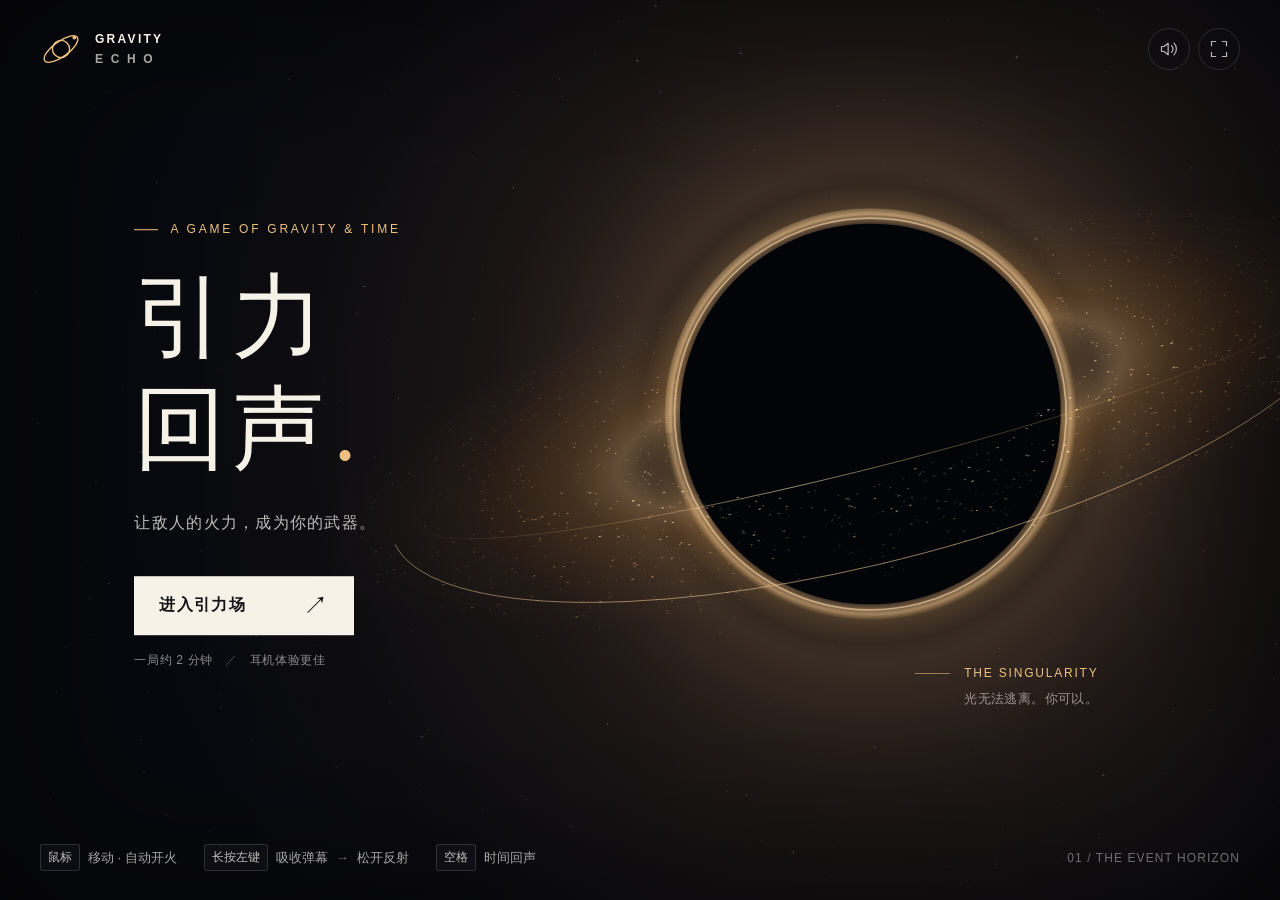
<file: demo/gravity-echo.html>
<!doctype html>
<html lang="zh-CN">
<head>
  <meta charset="utf-8">
  <meta name="viewport" content="width=device-width, initial-scale=1, viewport-fit=cover">
  <meta name="theme-color" content="#08090d">
  <meta name="description" content="进入引力场，捕获敌人的弹幕，召回过去的自己。一个关于引力与时间的宇宙生存游戏。">
  <title>引力回声 · GRAVITY ECHO</title>
  <link rel="icon" href="[data-uri]" type="image/svg+xml">
  <style>
:root{color-scheme:dark;--bg:#08090d;--text:#f7f2e7;--muted:#a4a3a2;--gold:#efc082;--cyan:#9ae3df;--line:rgba(239,192,130,.22);font-family:Inter,"Helvetica Neue",Arial,"PingFang SC","Microsoft YaHei",sans-serif;font-size:16px}
*{box-sizing:border-box}html,body{margin:0;width:100%;height:100%;overflow:hidden;background:var(--bg)}body{color:var(--text);overscroll-behavior:none;touch-action:none;user-select:none;-webkit-user-select:none}button,a{-webkit-tap-highlight-color:transparent}button{font:inherit;cursor:pointer;color:inherit}button:focus-visible,a:focus-visible{outline:2px solid var(--cyan);outline-offset:6px}button:disabled{cursor:default}button{border:0}a{color:inherit;text-decoration:none}svg{fill:none;stroke:currentColor;stroke-width:1.45;stroke-linecap:round;stroke-linejoin:round}button svg{width:20px;height:20px}.hidden{display:none!important}#cosmos{position:fixed;inset:0;width:100%;height:100%;display:block}.vignette{pointer-events:none;position:fixed;inset:0;box-shadow:inset 0 0 160px 30px rgba(0,0,0,.45);z-index:1}.topbar{position:fixed;z-index:10;top:max(28px,env(safe-area-inset-top));left:40px;right:40px;display:flex;align-items:center;justify-content:space-between;pointer-events:none}.brand,.top-actions{pointer-events:auto}.brand{display:flex;gap:13px;align-items:center}.brand svg{width:42px;height:42px;color:var(--gold)}.brand .dot{fill:var(--gold);stroke:none}.brand>span{font-size:12px;letter-spacing:.19em;line-height:1.7;font-weight:600}.brand-sub{display:block;font-size:12px;letter-spacing:.18em;color:#a9a7a3}.top-actions{display:flex;gap:8px}.icon-button{width:42px;height:42px;display:grid;place-items:center;background:rgba(14,14,19,.35);color:#b7b7bb;border:1px solid rgba(255,255,255,.12);border-radius:50%;transition:background .2s,color .2s}.icon-button:hover{color:var(--text);background:#26252a}.icon-button[aria-pressed=true]{opacity:.5}
.intro{position:absolute;inset:0;z-index:3;pointer-events:none}.intro-copy{position:absolute;left:10.5%;top:50%;transform:translateY(-51%);pointer-events:auto}.eyebrow{font-size:12px;font-weight:500;letter-spacing:.23em;color:var(--gold);display:flex;align-items:center;gap:12px;margin:0 0 25px}.tiny-line{width:24px;height:1px;background:var(--gold)}h1{font-weight:500;font-size:clamp(66px,7.2vw,118px);letter-spacing:.065em;line-height:1.22;margin:0 0 23px}h1>span{display:block}h1 .title-period{color:var(--gold);font-family:Georgia,serif;font-weight:400;letter-spacing:0;margin-left:3px}.intro-description{font-size:16px;line-height:1.8;color:#bdbbb9;letter-spacing:.08em;margin:0 0 38px}.primary-button{background:var(--text);color:#151419;min-width:220px;min-height:58px;padding:17px 25px;display:flex;align-items:center;justify-content:space-between;gap:42px;font-size:16px;letter-spacing:.08em;font-weight:600;transition:background .2s,transform .2s,box-shadow .2s;position:relative}.primary-button:hover{background:#f5ce94;transform:translateY(-2px);box-shadow:0 8px 42px #c6883333}.primary-button:active{transform:translateY(0)}.primary-button>span{font-size:25px;line-height:1;font-weight:400}.session-note{font-size:12px;color:#8d8c90;margin:17px 0 0;letter-spacing:.055em}.session-note>span{color:#4d4d54;margin:0 8px}.singularity-label{position:absolute;left:71.5%;top:74%;display:flex;gap:14px;align-items:flex-start;white-space:nowrap}.label-line{height:1px;width:35px;background:var(--gold);margin-top:7px;opacity:.55}.singularity-label p{margin:0;font-size:12px;letter-spacing:.15em;color:var(--gold)}.singularity-label small{display:block;margin-top:10px;letter-spacing:.03em;color:#9e9390;font-size:13px}.intro-bottom{position:absolute;left:40px;right:40px;bottom:max(29px,env(safe-area-inset-bottom));display:flex;align-items:center;justify-content:space-between;gap:20px}.how-to{display:flex;gap:27px;font-size:13px;color:#a7a5a7;align-items:center}.how-to>span{display:flex;align-items:center;gap:8px}.how-to b{font-weight:400;color:#766e60}kbd{font:inherit;font-size:12px;border:1px solid #ffffff24;border-radius:3px;padding:4px 7px;color:#c3c0bc;background:#15151c80}.edition{font-size:12px;letter-spacing:.09em;color:#6f6e75}.mobile-instructions{display:none}
.hud{position:fixed;top:97px;left:42px;right:42px;z-index:4;display:flex;justify-content:space-between;align-items:flex-start;pointer-events:none}.overline{display:block;font-size:12px;color:#85858c;letter-spacing:.12em;margin-bottom:10px}.health{display:flex;gap:6px}.health i{display:block;width:26px;height:5px;background:var(--gold);box-shadow:0 0 10px #efc08230;transition:background .2s}.health i.lost{background:#333039;box-shadow:none}.status-center{text-align:center;position:absolute;left:50%;transform:translateX(-50%);white-space:nowrap}.time{font-variant-numeric:tabular-nums;font-size:14px;color:#a4a2a8}#clock{font-size:21px;color:#e4ded6}.time-divider{margin:0 10px;color:#45434b}.status-right{text-align:right}.status-right strong{font-variant-numeric:tabular-nums;letter-spacing:.11em;font-weight:400;font-size:25px}.combo{font-size:14px;color:var(--gold);margin-left:8px}.boss-status{position:fixed;top:165px;left:50%;transform:translateX(-50%);width:min(440px,65vw)}.boss-status>div:first-child{display:flex;justify-content:space-between;color:#f18d7e;font-size:12px;letter-spacing:.15em;margin-bottom:8px}.boss-track{height:3px;background:#c5635a25}.boss-track i{display:block;width:100%;height:100%;background:#eb977d;transition:width .15s;box-shadow:0 0 12px #ff816566}
.ability-bar{position:fixed;z-index:5;left:50%;transform:translateX(-50%);bottom:max(29px,env(safe-area-inset-bottom));display:flex;gap:26px;align-items:center;pointer-events:none}.ability{display:flex;align-items:center;gap:12px;min-width:230px;background:rgba(9,10,15,.6);padding:12px 14px;border:1px solid #ffffff12;border-radius:4px;backdrop-filter:blur(10px)}.ability-key{font-size:12px;border:1px solid #ffffff24;display:flex;align-items:center;justify-content:center;height:32px;min-width:48px;padding:0 7px;color:#b8b2ac}.ability>div{flex:1}.ability-name{font-size:14px;white-space:nowrap}.ability-name>span{font-size:12px;color:#85848d;margin-left:10px}.meter{height:2px;background:#ffffff15;margin-top:10px;width:100%}.meter i{height:100%;display:block;background:var(--gold);width:100%;transition:width .08s}.meter-number{font-size:13px;color:var(--gold);font-variant-numeric:tabular-nums;min-width:23px;text-align:right}.echo-ability{pointer-events:auto;text-align:left;min-width:240px;color:inherit}.echo-ability .meter i{background:var(--cyan)}.echo-ability.ready{border-color:#9ae3df45}.echo-ability.ready .ability-key,.echo-ability.ready .ability-name>span{color:var(--cyan)}.echo-symbol{font-size:23px;color:var(--cyan)}.extra-controls{position:absolute;bottom:75px;left:50%;transform:translateX(-50%);font-size:12px;color:#777581;white-space:nowrap}.extra-controls span{margin:0 12px;color:#44414b}.extra-controls kbd{border:0;background:none;color:#b0abb6;padding:0}.toast{position:fixed;z-index:20;bottom:160px;left:50%;transform:translate(-50%,10px);font-size:14px;letter-spacing:.05em;background:#181923df;border:1px solid #ffffff16;padding:12px 20px;color:#e5dfd8;border-radius:4px;opacity:0;pointer-events:none;transition:opacity .2s,transform .2s;white-space:nowrap}.toast.show{opacity:1;transform:translate(-50%,0)}.wave-banner{position:fixed;z-index:6;top:31%;left:0;right:0;text-align:center;pointer-events:none;opacity:0;transform:translateY(8px);transition:opacity .7s,transform .7s;text-shadow:0 2px 25px #000}.wave-banner.show{opacity:1;transform:translateY(0)}.wave-banner>span{display:block;color:var(--gold);font-size:12px;letter-spacing:.28em;margin-bottom:14px}.wave-banner strong{font-size:clamp(28px,3vw,46px);font-weight:400;letter-spacing:.2em}.wave-banner p{font-size:14px;color:#c6c0ba;letter-spacing:.08em;margin-top:15px}
.overlay{position:fixed;inset:0;z-index:30;background:#07080ecb;backdrop-filter:blur(15px);display:flex;justify-content:center;align-items:center;padding:40px 24px;overflow:auto;touch-action:pan-y}.dialog-content{text-align:center;max-width:600px;width:100%;margin:auto}.dialog-content .eyebrow{justify-content:center;font-size:12px;margin-bottom:25px}.dialog-content h2{font-size:clamp(28px,4vw,52px);font-weight:400;letter-spacing:.06em;margin:0 0 16px}.dialog-caption{font-size:16px;color:#a9a3a9;margin:0 0 32px;line-height:1.6}.dialog-content .primary-button{margin:0 auto;min-width:240px}.text-button{display:block;margin:22px auto;background:none;color:#b0a9af;font-size:14px;text-decoration:underline;text-underline-offset:5px}.pause-help{line-height:2.2;font-size:14px;color:#8a8591;margin-top:29px}.result-stats{display:flex;justify-content:center;gap:0;margin:34px 0 30px}.result-stats>div{flex:1;border-right:1px solid #ffffff15}.result-stats>div:last-child{border-right:none}.result-stats span{display:block;color:#9b939c;font-size:13px;margin-bottom:13px}.result-stats strong{font-size:clamp(24px,3vw,38px);color:var(--gold);font-weight:400;font-variant-numeric:tabular-nums}.result-tip{font-size:14px;line-height:1.8;color:#a9a4ac;min-height:26px;margin:0 0 26px}.mobile-controls{display:none}body.playing #cosmos{cursor:none}body.paused #cosmos{cursor:default}
@media(min-width:1700px){.intro-copy{left:13%}.topbar,.hud{left:56px;right:56px}.intro-bottom{left:56px;right:56px}}@media(max-width:1100px){.edition{display:none}.how-to{gap:20px}.intro-copy{left:8%}.singularity-label{left:70%;top:71%}.label-line{width:18px}.singularity-label p{font-size:12px}.ability-bar{gap:12px}.ability{min-width:220px}.echo-ability{min-width:230px}}@media(max-width:700px){.topbar{top:max(19px,env(safe-area-inset-top));left:22px;right:22px}.brand{gap:9px}.brand svg{width:35px;height:35px}.brand>span,.brand-sub{font-size:12px}.top-actions{gap:6px}.icon-button{width:36px;height:36px}.intro-copy{left:8%;top:51%;transform:translateY(-34%)}.eyebrow{font-size:12px;letter-spacing:.12em;margin-bottom:20px}.tiny-line{width:15px}h1{font-size:clamp(57px,14vw,80px);line-height:1.15;letter-spacing:.08em;margin-bottom:20px}h1>span{display:inline}.intro-description{font-size:14px;letter-spacing:.02em;margin-bottom:27px}.primary-button{min-width:205px;min-height:54px;font-size:15px;padding:16px 21px}.session-note{font-size:12px}.singularity-label{display:none}.intro-bottom{left:8%;right:8%;bottom:max(30px,env(safe-area-inset-bottom))}.desktop-instructions{display:none}.mobile-instructions{display:flex;flex-direction:column;gap:8px;align-items:flex-start;font-size:13px}.vignette{box-shadow:inset 0 -80px 100px 0 #08090d55}.hud{left:22px;right:22px;top:85px}.health{gap:4px}.health i{width:17px;height:4px}.overline{font-size:12px;letter-spacing:.04em}.status-right strong{font-size:20px;letter-spacing:.07em}.combo{font-size:12px;margin-left:4px}.status-center{top:53px}.status-center .overline{margin-bottom:6px}#clock{font-size:17px}.time{font-size:12px}.time-divider{margin:0 7px}.boss-status{top:196px;width:65vw}.ability-bar{left:22px;right:22px;transform:none;bottom:max(110px,calc(env(safe-area-inset-bottom) + 95px));gap:12px}.ability{min-width:0;padding:10px;flex:1;gap:5px;background:#090a0f60}.ability-key,.echo-symbol,.extra-controls,.meter-number{display:none}.ability-name{font-size:13px}.ability-name>span{font-size:12px;margin-left:5px}.echo-ability{min-width:0}.meter{margin-top:8px}.mobile-controls{position:fixed;z-index:8;left:22px;right:22px;bottom:max(23px,env(safe-area-inset-bottom));display:flex;gap:12px;justify-content:flex-end;pointer-events:none}.mobile-controls button{pointer-events:auto;border:1px solid #e5c39445;background:#18171dde;color:#ded1bc;width:64px;height:64px;border-radius:50%;font-size:14px;touch-action:none;backdrop-filter:blur(6px)}.mobile-controls #touch-gravity{width:72px;height:72px;margin-top:-8px;color:var(--gold);border-color:#e5c39480}.mobile-controls #touch-gravity span{display:block;font-size:12px;color:#a69a89;margin-top:3px}.mobile-controls #touch-echo{color:var(--cyan);border-color:#9ae3df45}.mobile-controls button.active{background:#695033b0;box-shadow:0 0 28px #c9995030}.toast{bottom:200px;max-width:90vw;font-size:13px;white-space:normal;text-align:center;width:max-content}.wave-banner{top:36%}.wave-banner strong{font-size:29px}.wave-banner p{font-size:13px}.result-stats{margin:30px 0 24px}.dialog-caption{font-size:14px}.result-tip{font-size:13px}.pause-help{font-size:13px}.dialog-content .eyebrow{font-size:12px;letter-spacing:.12em}}@media(max-height:570px){.intro-copy{top:49%;transform:translateY(-48%)}h1{font-size:55px;line-height:1.1}h1>span{display:inline}.eyebrow{margin-bottom:12px}.intro-description{margin-bottom:20px}.session-note{margin-top:10px}.intro-bottom{bottom:15px}.topbar{top:15px}.hud{top:75px}.overlay{padding:24px}.pause-help{margin-top:12px;line-height:1.7}.dialog-content .eyebrow{margin-bottom:12px}.dialog-content h2{font-size:30px}.dialog-caption{margin-bottom:18px}.result-stats{margin:22px 0}.result-tip{margin-bottom:18px}.ability-bar{bottom:15px}.extra-controls{display:none}}@media(pointer:coarse) and (min-width:701px){.mobile-controls{position:fixed;z-index:8;right:30px;bottom:110px;display:flex;gap:12px}.mobile-controls button{border-radius:50%;width:66px;height:66px;background:#15151de0;border:1px solid var(--line);font-size:14px;touch-action:none}.mobile-controls button span{display:none}.desktop-instructions{display:none}.mobile-instructions{display:flex}.extra-controls{display:none}}@media(prefers-reduced-motion:reduce){*{transition:none!important}.primary-button:hover{transform:none}}

</style>
</head>
<body>
  <canvas id="cosmos" aria-label="引力回声游戏区域"></canvas>
  <div class="vignette" aria-hidden="true"></div>
  <header class="topbar">
    <a class="brand" href="#" id="brand" aria-label="引力回声，暂停游戏">
      <svg viewBox="0 0 44 44" aria-hidden="true"><circle cx="22" cy="22" r="9"/><ellipse cx="22" cy="22" rx="21" ry="8" transform="rotate(-36 22 22)"/><circle cx="36" cy="10" r="2" class="dot"/></svg>
      <span>GRAVITY<span class="brand-sub">E C H O</span></span>
    </a>
    <div class="top-actions">
      <button class="icon-button" id="sound" aria-label="关闭声音" aria-pressed="false" title="声音 · M"><svg id="sound-icon" viewBox="0 0 24 24"><path d="M11 5 6 9H3v6h3l5 4V5Z"/><path class="sound-waves" d="M15 8a6 6 0 0 1 0 8m3-11a10 10 0 0 1 0 14"/></svg></button>
      <button class="icon-button" id="fullscreen" aria-label="进入全屏" title="全屏"><svg viewBox="0 0 24 24"><path d="M8 3H3v5m13-5h5v5M3 16v5h5m13-5v5h-5"/></svg></button>
      <button class="icon-button hidden" id="pause-button" aria-label="暂停游戏" title="暂停 · Esc"><svg viewBox="0 0 24 24"><path d="M8 5v14M16 5v14"/></svg></button>
    </div>
  </header>

  <main id="intro" class="intro">
    <div class="intro-copy">
      <p class="eyebrow"><span class="tiny-line"></span> A GAME OF GRAVITY & TIME</p>
      <h1>引力<span>回声<span class="title-period">.</span></span></h1>
      <p class="intro-description">让敌人的火力，成为你的武器。</p>
      <button id="start" class="primary-button">进入引力场 <span aria-hidden="true">↗</span></button>
      <p class="session-note">一局约 2 分钟 <span>／</span> 耳机体验更佳</p>
    </div>
    <div class="singularity-label" aria-hidden="true"><span class="label-line"></span><p>THE SINGULARITY<small>光无法逃离。你可以。</small></p></div>
    <div class="intro-bottom">
      <div class="how-to desktop-instructions"><span><kbd>鼠标</kbd> 移动 · 自动开火</span><span><kbd>长按左键</kbd> 吸收弹幕 <b>→</b> 松开反射</span><span><kbd>空格</kbd> 时间回声</span></div>
      <div class="how-to mobile-instructions"><span>拖动飞船移动 · 自动开火</span><span>长按引力吸弹，松开反射</span></div>
      <span class="edition">01 / THE EVENT HORIZON</span>
    </div>
  </main>

  <section id="hud" class="hud hidden" aria-label="游戏状态">
    <div class="status-left"><span class="overline">HULL INTEGRITY</span><div id="health" class="health" aria-label="护盾 5 格"></div></div>
    <div class="status-center"><span class="overline" id="phase-name">第一幕 · 初入视界</span><div class="time"><span id="clock">00:00</span><span class="time-divider"> / </span><span id="goal">奇点苏醒 01:15</span></div></div>
    <div class="status-right"><span class="overline">SCORE</span><strong id="score">000000</strong><span id="combo" class="combo">×1</span></div>
    <div id="boss-status" class="boss-status hidden"><div><span>奇点 · 事件视界</span><span id="boss-percent">100%</span></div><div class="boss-track"><i id="boss-fill"></i></div></div>
  </section>

  <div id="ability-bar" class="ability-bar hidden">
    <div class="ability gravity-ability"><span class="ability-key">长按左键</span><div><div class="ability-name">引力井 <span id="captured-label">吸收 → 反射</span></div><div class="meter"><i id="energy-fill"></i></div></div><span id="energy-number" class="meter-number">100</span></div>
    <button class="ability echo-ability" id="echo-button" title="空格：回放过去 4 秒的移动和射击"><span class="ability-key">SPACE</span><div><div class="ability-name">时间回声 <span id="echo-label">记录中</span></div><div class="meter"><i id="echo-fill"></i></div></div><span class="echo-symbol">◎</span></button>
    <div class="extra-controls"><kbd>右键 / Shift</kbd> 跃迁 <span>·</span> <kbd>Esc</kbd> 暂停</div>
  </div>
  <div id="toast" class="toast" role="status" aria-live="polite"></div>
  <div id="wave-banner" class="wave-banner" aria-live="polite"><span id="wave-number"></span><strong id="wave-title"></strong><p id="wave-detail"></p></div>
  <div id="mobile-controls" class="mobile-controls hidden"><button id="touch-dash" aria-label="跃迁">跃迁</button><button id="touch-echo" aria-label="释放时间回声">回声</button><button id="touch-gravity" aria-label="长按吸收弹幕，松开反射">引力<span>长按</span></button></div>

  <section id="pause-overlay" class="overlay hidden" role="dialog" aria-modal="true" aria-labelledby="pause-title">
    <div class="dialog-content"><p class="eyebrow">TIME IS ON YOUR SIDE</p><h2 id="pause-title">宇宙已暂停</h2><p class="dialog-caption">深呼吸，再回到事件视界。</p><button id="resume" class="primary-button">继续航行 <span>↗</span></button><button id="restart" class="text-button">重新开始</button><div class="pause-help">鼠标 / WASD 移动 · 自动射击<br>长按左键吸弹，松开反射<br>空格召唤回声 · 右键 / Shift 跃迁<br>Esc 暂停 · M 静音</div></div>
  </section>
  <section id="result" class="overlay hidden" role="dialog" aria-modal="true" aria-labelledby="result-title">
    <div class="dialog-content result-content"><p class="eyebrow" id="result-eyebrow">SIGNAL LOST, ECHO REMAINS</p><h2 id="result-title">回声，未完待续。</h2><p class="dialog-caption" id="result-caption">你经过的地方，宇宙记得。</p><div class="result-stats"><div><span>最终得分</span><strong id="final-score">0</strong></div><div><span>存活时间</span><strong id="final-time">00:00</strong></div><div><span>反射弹幕</span><strong id="final-reflect">0</strong></div></div><p id="result-tip" class="result-tip"></p><button id="again" class="primary-button">再闯一次 <span>↗</span></button></div>
  </section>
  <noscript>请开启 JavaScript 后进入引力场。</noscript>
  <script>
(() => {
  'use strict';
  const $ = id => document.getElementById(id);
  const canvas = $('cosmos'), ctx = canvas.getContext('2d', { alpha: false });
  if (!ctx) { $('start').textContent = '浏览器暂不支持画布，请更换浏览器'; $('start').disabled = true; return; }
  const TAU = Math.PI * 2, GOLD = '#efbc78', WHITE = '#f4eee1', CYAN = '#9ae3df', RED = '#f08776';
  const reduced = matchMedia('(prefers-reduced-motion: reduce)').matches;
  const coarse = matchMedia('(pointer: coarse)').matches;
  const clamp = (x, a, b) => Math.max(a, Math.min(b, x));
  const rand = (a, b) => a + Math.random() * (b - a);
  const dist = (a, b) => Math.hypot(a.x - b.x, a.y - b.y);
  const timeText = n => `${String(Math.floor(n / 60)).padStart(2, '0')}:${String(Math.floor(n % 60)).padStart(2, '0')}`;
  const show = (el, value = true) => el.classList.toggle('hidden', !value);
  let W = innerWidth, H = innerHeight, DPR = Math.min(devicePixelRatio || 1, coarse ? 1.5 : 2);
  let mode = 'intro', visualTime = 0, last = 0, time = 0, uiTime = 0;
  let player, enemies = [], bullets = [], particles = [], rings = [], echoes = [], history = [], pickups = [], labels = [];
  let boss = null, stars = [], disk = [], score = 0, kills = 0, reflected = 0, streak = 0, lastKill = -99;
  let spawnClock = 0, shotClock = 0, phase = -1, shake = 0, flash = 0, slowmo = 0, bannerUntil = 0;
  let captured = [], gravity = false, energy = 100, echoCooldown = 0, dashCooldown = 0, energyLock = 0;
  let pointer = {x: W / 2, y: H / 2, active: false}, keys = new Set(), trail = [], camera = { x: 0, y: 0 };
  let muted = false, toastTimeout, musicClock = 0, noteIndex = 0, shotSoundClock = 0;
  const hud = { score: $('score'), clock: $('clock'), goal: $('goal'), health: $('health'), energy: $('energy-fill'), number: $('energy-number'), echo: $('echo-fill'), echoLabel: $('echo-label'), echoButton: $('echo-button'), captured: $('captured-label'), combo: $('combo') };
  const glows = new Map();

  function makeGlow(color) {
    if (glows.has(color)) return glows.get(color);
    const c = document.createElement('canvas'); c.width = c.height = 96;
    const g = c.getContext('2d'), grad = g.createRadialGradient(48, 48, 0, 48, 48, 48);
    grad.addColorStop(0, color + 'b0'); grad.addColorStop(.12, color + '66'); grad.addColorStop(.4, color + '1a'); grad.addColorStop(1, color + '00');
    g.fillStyle = grad; g.fillRect(0, 0, 96, 96); glows.set(color, c); return c;
  }
  [GOLD, CYAN, RED, WHITE].forEach(makeGlow);
  function glow(x, y, r, color, alpha = 1) {
    ctx.globalAlpha = alpha; ctx.drawImage(makeGlow(color), x - r, y - r, r * 2, r * 2); ctx.globalAlpha = 1;
  }
  function resize() {
    const ow = W, oh = H; W = innerWidth; H = innerHeight;
    DPR = Math.min(devicePixelRatio || 1, coarse ? 1.5 : 2);
    canvas.width = Math.round(W * DPR); canvas.height = Math.round(H * DPR);
    ctx.setTransform(DPR, 0, 0, DPR, 0, 0);
    if (player) {
      const sx = W / ow, sy = H / oh;
      for (const a of [[player], enemies, bullets, particles, rings, history, trail, pickups, labels, boss ? [boss] : []]) {
        a.forEach(o => {o.x *= sx; o.y *= sy;});
      }
      echoes.forEach(e => { e.x *= sx; e.y *= sy; e.frames.forEach(f => { f.x *= sx; f.y *= sy; }); });
      pointer.x *= sx; pointer.y *= sy;
    }
    stars = Array.from({length: coarse ? 170 : 340}, () => ({x: Math.random(), y: Math.random(), r: rand(.35, 1.25), a: rand(.12, .65), p: rand(0, TAU), z: rand(.1, 1)}));
    disk = Array.from({length: reduced ? 320 : coarse ? 660 : 1450}, () => ({r: rand(1.07, 2.75), a: rand(0, TAU), v: rand(.1, .34), s: rand(.45, 1.6), t: Math.random()}));
  }

  let audioCtx = null, master = null;
  function audioInit() {
    if (!audioCtx) {
      try {
        const Audio = window.AudioContext || window.webkitAudioContext;
        if (!Audio) return;
        audioCtx = new Audio(); master = audioCtx.createGain(); master.gain.value = muted ? 0 : .30; master.connect(audioCtx.destination);
      } catch (_) { audioCtx = null; return; }
    }
    if (audioCtx.state === 'suspended') audioCtx.resume().catch(() => {});
  }
  function tone(freq, duration, gain = .12, type = 'sine', end = freq, delay = 0) {
    if (!audioCtx || muted || audioCtx.state !== 'running') return;
    const t = audioCtx.currentTime + delay, osc = audioCtx.createOscillator(), env = audioCtx.createGain();
    osc.type = type; osc.frequency.setValueAtTime(freq, t); osc.frequency.exponentialRampToValueAtTime(Math.max(end, 20), t + duration);
    env.gain.setValueAtTime(.0001, t); env.gain.exponentialRampToValueAtTime(gain, t + .015); env.gain.exponentialRampToValueAtTime(.0001, t + duration);
    osc.connect(env); env.connect(master); osc.start(t); osc.stop(t + duration + .03); osc.onended = () => {osc.disconnect(); env.disconnect();};
  }
  function sfx(type, count = 1) {
    if (type === 'shot') { if (shotSoundClock > 0) return; shotSoundClock = .10; tone(850, .08, .028, 'sine', 420); }
    if (type === 'capture') tone(400 + captured.length * 13, .16, .1, 'sine', 930);
    if (type === 'release') {tone(95, .50, .3, 'triangle', 40); tone(1700, .35, .10, 'sawtooth', 170);}
    if (type === 'kill') {tone(rand(75, 110), .23, .14, 'triangle', 30); tone(500, .12, .05, 'sine', 90);}
    if (type === 'hurt') {tone(160, .4, .2, 'sawtooth', 40);tone(65, .6, .25, 'sine', 30);}
    if (type === 'echo') [220, 330, 440, 660].forEach((n, i) => tone(n, .85, .10, 'sine', n * 1.015, i * .075));
    if (type === 'dash') tone(120, .25, .16, 'triangle', 900);
    if (type === 'boss') [55, 82.4, 110].forEach((n, i) => tone(n, 2, .17, 'sawtooth', n * .75, i * .12));
    if (type === 'win') [220, 261.6, 329.6, 440, 523.3, 659.3].forEach((n, i) => tone(n, 1.8, .15, 'sine', n, i * .16));
  }
  function music(dt) {
    musicClock -= dt; shotSoundClock = Math.max(0, shotSoundClock - dt);
    if (musicClock > 0) return;
    musicClock += .38;
    const notes = [110, 164.81, 220, 261.63, 164.81, 220, 329.63, 261.63];
    const n = notes[noteIndex++ % notes.length]; tone(n * (boss ? 2 : 1), .65, .040, 'sine');
    if (noteIndex % 4 === 0) tone(55, .55, .15, 'sine', 45);
  }
  function soundToggle() {
    muted = !muted;
    if (!muted) audioInit();
    if (master) master.gain.setTargetAtTime(muted ? 0 : .30, audioCtx.currentTime, .04);
    $('sound').setAttribute('aria-pressed', String(muted)); $('sound').setAttribute('aria-label', muted ? '开启声音' : '关闭声音');
    $('sound-icon').style.opacity = muted ? '.5' : '1';
    if (mode === 'play') toast(muted ? '声音已关闭' : '声音已开启');
  }

  function toast(text) {
    $('toast').textContent = text; $('toast').classList.add('show'); clearTimeout(toastTimeout);
    toastTimeout = setTimeout(() => $('toast').classList.remove('show'), 2400);
  }
  function announce(num, title, detail) {
    $('wave-number').textContent = num; $('wave-title').textContent = title; $('wave-detail').textContent = detail;
    $('wave-banner').classList.add('show'); bannerUntil = time + 3.4;
  }
  function healthUI() {
    hud.health.innerHTML = Array.from({length: 5}, (_, i) => `<i${i >= player.hp ? ' class="lost"' : ''}></i>`).join('');
    hud.health.setAttribute('aria-label', `护盾 ${player.hp} 格，共 5 格`);
  }
  function startGame() {
    audioInit(); mode = 'play'; time = 0; phase = -1; score = 0; kills = 0; reflected = 0; streak = 0; lastKill = -99;
    if (master) master.gain.setTargetAtTime(muted ? 0 : .30, audioCtx.currentTime, .08);
    player = {x: W * .5, y: H * .66, a: -Math.PI / 2, hp: 5, inv: 2, vx: 0, vy: 0};
    enemies = []; bullets = []; particles = []; rings = []; echoes = []; history = []; pickups = []; labels = []; captured = []; trail = []; boss = null;
    gravity = false; energy = 100; echoCooldown = 0; dashCooldown = 0; energyLock = 0;
    spawnClock = 1.3; shotClock = .3; shake = 0; flash = 0; slowmo = 0; uiTime = 0; bannerUntil = 0;
    pointer = {x: player.x, y: player.y, active: false}; keys.clear(); musicClock = .1; noteIndex = 0;
    ['intro', 'result', 'pause-overlay', 'boss-status'].forEach(id => show($(id), false));
    ['hud', 'ability-bar', 'pause-button', 'mobile-controls'].forEach(id => show($(id)));
    document.body.classList.add('playing'); document.body.classList.remove('paused');
    $('touch-gravity').classList.remove('active');
    if (document.activeElement && document.activeElement.blur) document.activeElement.blur();
    healthUI(); updateHUD(); burst(player.x, player.y, CYAN, 45, 170); ring(player.x, player.y, CYAN, 180, .9);
  }
  function pauseGame() {
    if (mode !== 'play') return;
    if (gravity) releaseGravity();
    mode = 'paused'; keys.clear(); pointer.active = false; show($('pause-overlay'));
    document.body.classList.add('paused'); $('resume').focus();
    if (master) master.gain.setTargetAtTime(muted ? 0 : .07, audioCtx.currentTime, .15);
  }
  function resumeGame() {
    if (mode !== 'paused') return;
    mode = 'play'; show($('pause-overlay'), false); document.body.classList.remove('paused');
    if (document.activeElement?.blur) document.activeElement.blur();
    if (master) master.gain.setTargetAtTime(muted ? 0 : .30, audioCtx.currentTime, .15);
    audioInit();
  }
  function endGame(win) {
    if (mode !== 'play') return;
    gravity = false; captured = []; mode = win ? 'win' : 'over';
    if (win) {score += 5000 + player.hp * 600 + Math.max(0, Math.floor(125 - time)) * 50; sfx('win');}
    else {sfx('hurt'); burst(player.x, player.y, RED, 90, 280); shake = 12;}
    ['hud', 'ability-bar', 'mobile-controls', 'pause-button'].forEach(id => show($(id), false));
    $('wave-banner').classList.remove('show'); $('toast').classList.remove('show');
    $('result-eyebrow').textContent = win ? 'YOU BECAME THE IMPOSSIBLE' : 'SIGNAL LOST, ECHO REMAINS';
    $('result-title').textContent = win ? '你，让奇点熄灭了。' : '回声，未完待续。';
    $('result-caption').textContent = win ? '光没能逃离的地方，你带着回声归来。' : '你经过的地方，宇宙记得。';
    $('final-score').textContent = score.toLocaleString('en-US'); $('final-time').textContent = timeText(time); $('final-reflect').textContent = String(reflected);
    $('result-tip').textContent = win ? `击破 ${kills} 个目标。下一次，试试带着完整护盾归来。` : reflected < 10 ? '试着长按吸住红色弹幕，再松开：反射伤害远高于普通射击。' : '弹幕密集时用引力井，陷入包围时跃迁。别忘了召唤回声。';
    $('again').innerHTML = win ? '再赴视界 <span>↗</span>' : '再闯一次 <span>↗</span>';
    document.body.classList.remove('playing');
    show($('result')); $('again').focus();
  }

  function burst(x, y, color, count = 20, speed = 130) {
    const n = reduced ? Math.ceil(count * .45) : count;
    for (let i = 0; i < n; i++) {
      const a = rand(0, TAU), s = rand(speed * .15, speed), life = rand(.25, 1.05);
      particles.push({x, y, vx: Math.cos(a) * s, vy: Math.sin(a) * s, life, max: life, size: rand(.6, 2.1), color});
    }
    if (particles.length > 1300) particles.splice(0, particles.length - 1300);
  }
  function ring(x, y, color, radius = 120, life = .6) { rings.push({x, y, r: 3, maxR: radius, life, max: life, color}); }
  function floating(x, y, text, color = GOLD) { labels.push({x, y, text, color, life: 1, max: 1}); if (labels.length > 30) labels.shift(); }
  function nearest(x, y) {
    let result = null, d = Infinity;
    for (const e of enemies) {if (e.hp <= 0) continue; const t = Math.hypot(x - e.x, y - e.y); if (t < d) {d = t; result = e;}}
    if (boss && boss.hp > 0 && boss.wake <= 0) {const t = Math.hypot(x - boss.x, y - boss.y); if (t < d) result = boss;}
    return result;
  }
  function shoot(x, y, a, type = 'player', damage = 2) {
    const speed = type === 'reflect' ? 730 : type === 'enemy' ? (boss ? 185 : 148 + phase * 18) : 680;
    bullets.push({x, y, vx: Math.cos(a) * speed, vy: Math.sin(a) * speed, type, damage, life: type === 'enemy' ? 10 : type === 'reflect' ? 3.2 : 1.65, r: type === 'enemy' ? 4.5 : type === 'reflect' ? 4.2 : 2.8, trail: [], homing: type === 'reflect'});
  }
  function startGravity() {
    if (mode !== 'play' || gravity) return;
    if (energy < 12) {toast('引力正在恢复，先移动或跃迁'); return;}
    gravity = true; $('touch-gravity').classList.add('active');
    tone(60, .6, .12, 'sine', 85); ring(player.x, player.y, GOLD, 110, .4);
  }
  function releaseGravity() {
    if (!gravity) return;
    gravity = false; energyLock = .35; $('touch-gravity').classList.remove('active');
    const n = captured.length;
    if (n) {
      captured.forEach((c, i) => {
        const a0 = visualTime * 2 + c.a;
        const x = player.x + Math.cos(a0) * 36, y = player.y + Math.sin(a0) * 36;
        const targets = enemies.filter(e => e.hp > 0);
        if (boss && boss.hp > 0) targets.unshift(boss);
        const target = targets.length ? targets[i % targets.length] : null;
        const a = target ? Math.atan2(target.y - y, target.x - x) + rand(-.14, .14) : TAU * i / n;
        shoot(x, y, a, 'reflect', 8);
      });
      reflected += n; shake = Math.min(n * .3, 6); flash = Math.min(.13, .03 + n * .005); slowmo = .16;
      ring(player.x, player.y, GOLD, 130 + n * 4, .7); burst(player.x, player.y, GOLD, n * 2 + 10, 150);
      floating(player.x, player.y - 65, `反射 × ${n}`); sfx('release', n); captured = [];
    }
  }
  function useEcho() {
    if (mode !== 'play') return;
    if (time < 4) {toast('再飞几秒，时间正在记录你'); return;}
    if (echoCooldown > 0) {toast(`回声恢复中 · ${Math.ceil(echoCooldown)} 秒`); return;}
    if (!history.length) return;
    const begin = history[0].t;
    const frames = history.map(f => ({...f, t: f.t - begin}));
    echoes.push({frames, index: 0, t: 0, life: frames[frames.length - 1].t + .12, x: frames[0].x, y: frames[0].y, a: frames[0].a});
    echoCooldown = 9; ring(player.x, player.y, CYAN, 300, 1); burst(player.x, player.y, CYAN, 45, 180);
    flash = .07; sfx('echo'); floating(player.x, player.y - 65, '时间回声', CYAN); updateHUD();
  }
  function dash() {
    if (mode !== 'play') return;
    if (dashCooldown > 0) {toast(`跃迁恢复中 · ${Math.ceil(dashCooldown)} 秒`); return;}
    let dx = player.vx, dy = player.vy, len = Math.hypot(dx, dy);
    if (len < 10) {dx = Math.cos(player.a); dy = Math.sin(player.a); len = 1;}
    const ox = player.x, oy = player.y, range = Math.min(190, W * .35);
    player.x = clamp(player.x + dx / len * range, 20, W - 20); player.y = clamp(player.y + dy / len * range, 85, H - (coarse ? 160 : 98));
    for (let i = 0; i < 24; i++) {
      const f = i / 24; particles.push({x: ox + (player.x - ox) * f + rand(-8, 8), y: oy + (player.y - oy) * f + rand(-8, 8), vx: rand(-20, 20), vy: rand(-20, 20), life: .5, max: .5, size: rand(1, 3), color: CYAN});
    }
    ring(ox, oy, CYAN, 55, .35); ring(player.x, player.y, CYAN, 70, .35);
    player.inv = Math.max(player.inv, .65); dashCooldown = 2.8; pointer.x = player.x; pointer.y = player.y; trail = []; sfx('dash');
  }
  function hitPlayer() {
    if (player.inv > 0 || mode !== 'play') return;
    player.hp--; player.inv = 1.6; shake = 10; flash = .2; streak = 0;
    burst(player.x, player.y, RED, 34, 180); ring(player.x, player.y, RED, 95, .5); healthUI(); sfx('hurt');
    if (player.hp <= 0) endGame(false);
  }
  function damageEnemy(e, damage, reflectedHit = false) {
    if (e.hp <= 0) return;
    e.hp -= damage; e.flash = .085;
    burst(e.x + rand(-8, 8), e.y + rand(-8, 8), reflectedHit ? GOLD : CYAN, 3, 65);
    if (e.hp > 0) return;
    const isBoss = e === boss;
    burst(e.x, e.y, isBoss ? GOLD : RED, isBoss ? 180 : 27, isBoss ? 390 : 140);
    ring(e.x, e.y, isBoss ? GOLD : RED, isBoss ? 450 : 62, isBoss ? 2 : .45);
    if (time - lastKill < 3) streak++; else streak = 1;
    lastKill = time; const multiplier = Math.min(5, 1 + Math.floor(streak / 5));
    const value = (isBoss ? 3000 : e.type === 2 ? 160 : e.type === 1 ? 130 : 100) * multiplier;
    score += value; kills++; if (!isBoss) floating(e.x, e.y - 18, `+${value}`, reflectedHit ? GOLD : '#bbccc9');
    sfx('kill'); shake = isBoss ? 18 : Math.max(shake, 1.5);
    if (!isBoss && player.hp < 5 && Math.random() < .10) pickups.push({x: e.x, y: e.y, life: 12, a: 0});
    if (isBoss) {flash = .55; endGame(true);}
  }
  function spawnEnemy() {
    const side = Math.floor(rand(0, 4)); let x, y;
    if (side === 0) {x = rand(30, W - 30); y = -30;}
    else if (side === 1) {x = W + 30; y = rand(120, H * .8);}
    else if (side === 2) {x = rand(30, W - 30); y = H + 30;}
    else {x = -30; y = rand(120, H * .8);}
    const type = phase < 1 ? (Math.random() < .25 ? 1 : 0) : Math.random() < .35 ? 2 : Math.random() < .55 ? 1 : 0;
    enemies.push({x, y, type, r: type === 2 ? 19 : type === 1 ? 17 : 14, hp: type === 2 ? 12 : type === 1 ? 8 : 6, maxHp: type === 2 ? 12 : type === 1 ? 8 : 6, a: rand(0, TAU), shot: rand(1, 2.4), age: 0, seed: rand(0, TAU), flash: 0, spawn: .7});
  }
  function changePhase(next) {
    phase = next;
    const phases = [
      ['ACT I / ARRIVAL', '初入视界', coarse ? '拖动飞船。长按「引力」吸收红色弹幕。' : '移动鼠标。长按左键，吸收红色弹幕。'],
      ['ACT II / RESONANCE', '弹雨共振', '松开引力，把捕获的弹幕还给它们。'],
      ['ACT III / COLLAPSE', '时空坍缩', coarse ? '点击「回声」，让过去的你加入战斗。' : '按空格，让过去的你加入战斗。'],
      ['FINAL ACT / THE SINGULARITY', '奇点苏醒', '捕获它的弹雨，击穿事件视界。']
    ];
    announce(...phases[next]); $('phase-name').textContent = phases[next][1];
    if (next > 0 && player.hp < 5) {player.hp++; healthUI(); floating(player.x, player.y - 40, '护盾 +1', CYAN);}
    if (next === 3) {
      boss = {x: W * .5, y: H * .36, r: Math.min(64, W * .12), hp: 420, maxHp: 420, shot: 1.5, age: 0, a: 0, flash: 0, wake: 2.5};
      show($('boss-status')); sfx('boss'); flash = .13; shake = 7; enemies.forEach(e => {e.hp = Math.min(e.hp, 4);});
      ring(boss.x, boss.y, GOLD, W * .48, 2.5);
    }
  }

  function update(dt) {
    if (slowmo > 0) {slowmo -= dt; dt *= .5;}
    time += dt; music(dt);
    const nextPhase = Math.min(3, Math.floor(time / 25)); if (nextPhase !== phase) changePhase(nextPhase);
    if (bannerUntil && time > bannerUntil) {$('wave-banner').classList.remove('show'); bannerUntil = 0;}
    player.inv = Math.max(0, player.inv - dt); dashCooldown = Math.max(0, dashCooldown - dt); echoCooldown = Math.max(0, echoCooldown - dt); energyLock = Math.max(0, energyLock - dt);
    let dx = 0, dy = 0, speed = Math.min(420, Math.max(270, W * .28));
    if (keys.has('KeyW') || keys.has('ArrowUp')) dy--;
    if (keys.has('KeyS') || keys.has('ArrowDown')) dy++;
    if (keys.has('KeyA') || keys.has('ArrowLeft')) dx--;
    if (keys.has('KeyD') || keys.has('ArrowRight')) dx++;
    if (dx || dy) {const n = Math.hypot(dx, dy); dx = dx / n * speed; dy = dy / n * speed; pointer.active = false;}
    else if (pointer.active) {dx = pointer.x - player.x; dy = pointer.y - player.y; const n = Math.hypot(dx, dy), s = Math.min(n * 7.5, speed); if (n > 1) {dx = dx / n * s; dy = dy / n * s;} else dx = dy = 0;}
    player.vx = dx; player.vy = dy;
    player.x = clamp(player.x + dx * dt, 20, W - 20); player.y = clamp(player.y + dy * dt, 85, Math.max(160, H - (coarse ? 162 : 99)));
    const target = nearest(player.x, player.y);
    const aim = target ? Math.atan2(target.y - player.y, target.x - player.x) : -Math.PI / 2;
    player.a += Math.atan2(Math.sin(aim - player.a), Math.cos(aim - player.a)) * Math.min(1, dt * 15);
    shotClock -= dt; let fired = false;
    if (shotClock <= 0 && target) {shotClock = gravity ? .23 : .17; shoot(player.x + Math.cos(player.a) * 15, player.y + Math.sin(player.a) * 15, player.a); fired = true; sfx('shot');}
    history.push({x: player.x, y: player.y, a: player.a, shot: fired, t: time});
    while (history.length && time - history[0].t > 4) history.shift();
    trail.push({x: player.x, y: player.y, a: player.a}); if (trail.length > 16) trail.shift();
    if (gravity) {energy = Math.max(0, energy - dt * 18); if (energy <= 0) {releaseGravity(); toast('引力耗尽 · 移动等待恢复');}}
    else if (energyLock <= 0) energy = Math.min(100, energy + dt * 16);
    spawnClock -= dt;
    if (spawnClock <= 0) {spawnClock = boss ? 2.5 : Math.max(.55, 1.15 - phase * .24); if (enemies.length < (coarse ? 22 : 30)) spawnEnemy();}

    for (const e of enemies) {
      if (e.hp <= 0) continue;
      e.age += dt; e.spawn = Math.max(0, e.spawn - dt); e.flash = Math.max(0, e.flash - dt);
      const a = Math.atan2(player.y - e.y, player.x - e.x), d = dist(player, e);
      const s = e.type === 0 ? (phase > 1 ? 80 : 61) : e.type === 1 ? (d > 245 ? 42 : d < 170 ? -28 : 7) : (d > 200 ? 52 : 10);
      const sway = e.type === 2 ? Math.sin(e.age * 2 + e.seed) * 50 : Math.sin(e.age + e.seed) * 16;
      e.x += (Math.cos(a) * s - Math.sin(a) * sway) * dt; e.y += (Math.sin(a) * s + Math.cos(a) * sway) * dt;
      e.a = e.type === 2 ? e.age * .9 + e.seed : a;
      e.shot -= dt;
      if (e.shot <= 0 && e.spawn <= 0 && e.x > 0 && e.x < W && e.y > 40 && e.y < H - 40) {
        e.shot = e.type === 0 ? 2.65 : e.type === 1 ? 2 : 2.7;
        if (e.type === 2) {for (let j = -1; j <= 1; j++) shoot(e.x, e.y, a + j * .27, 'enemy', 1);}
        else if (e.type === 1 && phase > 0) {for (let j = -1; j <= 1; j++) shoot(e.x, e.y, a + j * .16, 'enemy', 1);}
        else shoot(e.x, e.y, a, 'enemy', 1);
      }
      if (e.spawn <= 0 && d < e.r + 9) {hitPlayer(); e.x -= Math.cos(a) * 35; e.y -= Math.sin(a) * 35;}
      if (mode !== 'play') return;
    }
    if (boss && boss.hp > 0) {
      boss.age += dt; boss.wake = Math.max(0, boss.wake - dt); boss.flash = Math.max(0, boss.flash - dt); boss.a += dt * .22;
      boss.x = W * .5 + Math.sin(boss.age * .38) * W * .19; boss.y = H * .34 + Math.sin(boss.age * .7) * H * .05;
      boss.shot -= dt;
      if (boss.shot <= 0 && boss.wake <= 0) {
        boss.shot = boss.hp < 180 ? 1.05 : 1.5;
        const n = coarse ? 16 : 22, spin = boss.age * .38;
        for (let i = 0; i < n; i++) {const a = TAU * i / n + spin; shoot(boss.x + Math.cos(a) * boss.r, boss.y + Math.sin(a) * boss.r, a, 'enemy', 1);}
        const a = Math.atan2(player.y - boss.y, player.x - boss.x);
        for (let i = -1; i <= 1; i++) shoot(boss.x, boss.y, a + i * .13, 'enemy', 1);
        ring(boss.x, boss.y, RED, boss.r * 1.9, .6); tone(72, .26, .1, 'triangle', 45);
      }
      if (dist(player, boss) < boss.r + 10 && boss.wake <= 0) hitPlayer();
      if (mode !== 'play') return;
    }
    for (const e of echoes) {
      e.t += dt; e.life -= dt;
      while (e.index < e.frames.length && e.frames[e.index].t <= e.t) {
        const f = e.frames[e.index++]; e.x = f.x; e.y = f.y; e.a = f.a;
        if (f.shot) shoot(e.x + Math.cos(e.a) * 15, e.y + Math.sin(e.a) * 15, e.a, 'echo', 3);
      }
      if (Math.random() < .7) particles.push({x: e.x + rand(-4, 4), y: e.y + rand(-4, 4), vx: rand(-8, 8), vy: rand(-8, 8), life: .4, max: .4, size: 1, color: CYAN});
    }
    echoes = echoes.filter(e => e.life > 0);

    for (const b of bullets) {
      if (b.life <= 0) continue;
      b.life -= dt;
      if (b.type === 'enemy' && gravity) {
        const d = Math.hypot(player.x - b.x, player.y - b.y), reach = coarse ? 132 : 158;
        if (d < reach) {
          const a = Math.atan2(player.y - b.y, player.x - b.x), strength = (1 - d / reach) * 1100 + 220;
          b.vx += (Math.cos(a) * strength - Math.sin(a) * 200) * dt; b.vy += (Math.sin(a) * strength + Math.cos(a) * 200) * dt;
          const damp = Math.pow(.18, dt); b.vx *= damp; b.vy *= damp;
          if (d < 58) {
            b.life = 0;
            if (captured.length < 40) {captured.push({a: rand(0, TAU), r: rand(37, 54)}); sfx('capture');}
            burst(b.x, b.y, GOLD, 3, 40); continue;
          }
        }
      }
      if (b.homing) {
        const e = nearest(b.x, b.y);
        if (e) {
          const a = Math.atan2(e.y - b.y, e.x - b.x), oldA = Math.atan2(b.vy, b.vx), turn = Math.atan2(Math.sin(a - oldA), Math.cos(a - oldA));
          const newA = oldA + clamp(turn, -dt * 5, dt * 5); b.vx = Math.cos(newA) * 730; b.vy = Math.sin(newA) * 730;
        }
      }
      const ox = b.x, oy = b.y; b.x += b.vx * dt; b.y += b.vy * dt;
      if (b.type === 'enemy') {
        if (segmentDistance(player.x, player.y, ox, oy, b.x, b.y) < 11 && !(gravity && dist(b, player) < 60)) {b.life = 0; hitPlayer();}
      } else {
        for (const e of enemies) {
          if (e.hp > 0 && e.spawn <= 0 && segmentDistance(e.x, e.y, ox, oy, b.x, b.y) < e.r + b.r) {damageEnemy(e, b.damage, b.type === 'reflect'); b.life = 0; break;}
        }
        if (b.life > 0 && boss && boss.hp > 0 && boss.wake <= 0 && segmentDistance(boss.x, boss.y, ox, oy, b.x, b.y) < boss.r + b.r) {damageEnemy(boss, b.damage, b.type === 'reflect'); b.life = 0;}
      }
      if (mode !== 'play') return;
    }
    enemies = enemies.filter(e => e.hp > 0);
    bullets = bullets.filter(b => b.life > 0 && b.x > -160 && b.x < W + 160 && b.y > -160 && b.y < H + 160);
    for (const p of pickups) {
      p.life -= dt; p.a += dt; const d = dist(p, player);
      if (d < 160) {p.x += (player.x - p.x) * dt * 3; p.y += (player.y - p.y) * dt * 3;}
      if (d < 20) {if (player.hp < 5) player.hp++; else score += 100; healthUI(); p.life = 0; ring(player.x, player.y, CYAN, 75, .4); floating(player.x, player.y - 35, '护盾修复', CYAN);tone(660, .3, .1, 'sine', 990);}
    }
    pickups = pickups.filter(p => p.life > 0);
    if (time - lastKill > 3) streak = 0;
    uiTime -= dt; if (uiTime <= 0) {uiTime = .08; updateHUD();}
  }
  function segmentDistance(px, py, ax, ay, bx, by) {
    const dx = bx - ax, dy = by - ay, len = dx * dx + dy * dy;
    const t = len ? clamp(((px - ax) * dx + (py - ay) * dy) / len, 0, 1) : 0;
    return Math.hypot(px - ax - dx * t, py - ay - dy * t);
  }
  function updateHUD() {
    hud.score.textContent = String(score).padStart(6, '0'); hud.clock.textContent = timeText(time);
    hud.goal.textContent = boss ? '击穿事件视界' : `奇点苏醒 ${timeText(Math.max(0, Math.ceil(75 - time)))}`;
    hud.energy.style.width = `${energy}%`; hud.number.textContent = Math.ceil(energy);
    hud.captured.textContent = captured.length ? `${captured.length} 发 · 松开反射` : gravity ? '捕获中' : '吸收 → 反射';
    const charge = time < 4 ? time / 4 : 1 - echoCooldown / 9, ready = time >= 4 && echoCooldown <= 0;
    hud.echo.style.width = `${clamp(charge, 0, 1) * 100}%`;
    hud.echoLabel.textContent = time < 4 ? '记录中' : ready ? '就绪' : `${Math.ceil(echoCooldown)} 秒`;
    hud.echoButton.classList.toggle('ready', ready); hud.echoButton.setAttribute('aria-label', `释放时间回声，${hud.echoLabel.textContent}`);
    hud.combo.textContent = `×${Math.min(5, 1 + Math.floor(streak / 5))}`;
    $('touch-echo').style.opacity = ready ? '1' : '.55'; $('touch-dash').style.opacity = dashCooldown <= 0 ? '1' : '.5';
    if (boss) {$('boss-fill').style.width = `${Math.max(0, boss.hp / boss.maxHp * 100)}%`; $('boss-percent').textContent = `${Math.max(0, Math.ceil(boss.hp / boss.maxHp * 100))}%`;}
  }

  function updateEffects(dt) {
    for (const p of particles) {p.life -= dt; p.x += p.vx * dt; p.y += p.vy * dt; p.vx *= Math.pow(.25, dt); p.vy *= Math.pow(.25, dt);}
    particles = particles.filter(p => p.life > 0);
    if (particles.length > 1300) particles.splice(0, particles.length - 1300);
    for (const r of rings) {r.life -= dt; r.r += (r.maxR - r.r) * dt * (4 / r.max);}
    rings = rings.filter(r => r.life > 0);
    for (const l of labels) {l.life -= dt; l.y -= dt * 27;}
    labels = labels.filter(l => l.life > 0);
    shake *= Math.pow(.004, dt); flash = Math.max(0, flash - dt * 1.7);
  }

  function drawBackground() {
    ctx.fillStyle = '#08090e'; ctx.fillRect(0, 0, W, H);
    const menu = mode === 'intro';
    const sx = menu ? W * (W < 700 ? .69 : .68) : boss ? boss.x : W * .5;
    const sy = menu ? H * (W < 700 ? .265 : .46) : boss ? boss.y : H * .43;
    const halo = ctx.createRadialGradient(sx, sy, 20, sx, sy, Math.max(W, H) * .60);
    halo.addColorStop(0, menu ? '#211710' : '#15151b'); halo.addColorStop(.32, menu ? '#141216' : '#101219'); halo.addColorStop(1, '#08090e');
    ctx.fillStyle = halo; ctx.fillRect(0, 0, W, H);
    const parX = (pointer.x / W - .5) * (menu ? 12 : 4), parY = (pointer.y / H - .5) * (menu ? 8 : 3);
    for (const s of stars) {
      const twinkle = reduced ? .8 : .72 + .28 * Math.sin(visualTime * .7 + s.p);
      ctx.globalAlpha = s.a * twinkle; ctx.fillStyle = s.z > .6 ? '#e3cba8' : '#c9cedc';
      const x = s.x * W + parX * s.z, y = s.y * H + parY * s.z;
      ctx.fillRect(x, y, s.r, s.r);
      if (s.r > 1.15 && s.a > .5) {ctx.globalAlpha *= .18; ctx.fillRect(x - 3, y + .5, 7, .5);ctx.fillRect(x + .5, y - 3, .5, 7);}
    }
    ctx.globalAlpha = 1;
    if (menu) drawSingularity(sx, sy, Math.min(W < 700 ? W * .205 : W * .153, H * .235), 1, visualTime, false);
    else if (boss && boss.hp > 0) drawSingularity(sx, sy, boss.r, .86, visualTime * 1.4, true);
    else drawSingularity(sx, sy, Math.min(W * .15, H * .21), .20, visualTime * .55, false);
    if (!menu) drawFieldGrid();
    if (menu && W >= 700) {
      const shade = ctx.createLinearGradient(0, 0, W * .55, 0); shade.addColorStop(0, '#08090e50'); shade.addColorStop(.65, '#08090e28'); shade.addColorStop(1, '#08090e00');
      ctx.fillStyle = shade; ctx.fillRect(0, 0, W * .55, H);
    }
  }
  function drawSingularity(x, y, radius, opacity, t, hostile) {
    ctx.save(); ctx.translate(x, y); ctx.rotate(-.25); ctx.globalAlpha = opacity;
    const R = radius;
    let g = ctx.createRadialGradient(0, 0, R * .6, 0, 0, R * 3.1);
    g.addColorStop(0, '#c9914d00'); g.addColorStop(.27, hostile ? '#c4673440' : '#dda5642e'); g.addColorStop(.52, '#bd702813'); g.addColorStop(1, '#a4642500');
    ctx.fillStyle = g; ctx.fillRect(-R * 3.2, -R * 3.2, R * 6.4, R * 6.4);
    ctx.save(); ctx.scale(1, .30);
    const band = ctx.createRadialGradient(0, 0, R * 1.05, 0, 0, R * 2.9);
    band.addColorStop(0, '#fdc67c00'); band.addColorStop(.15, '#fbc17940'); band.addColorStop(.29, '#c7803530'); band.addColorStop(.65, '#a1652613'); band.addColorStop(1, '#77532600');
    ctx.fillStyle = band; ctx.fillRect(-R * 3, -R * 3, R * 6, R * 6); ctx.restore();
    ctx.strokeStyle = '#e6b273'; ctx.lineWidth = .55;
    for (let i = 0; i < 12; i++) {ctx.globalAlpha = opacity * (.025 + (i % 3) * .012);ctx.beginPath();ctx.ellipse(0, 0, R * (1.32 + i * .12), R * (.40 + i * .036), 0, 0, TAU);ctx.stroke();}
    function dust(front) {
      ctx.globalCompositeOperation = 'lighter';
      for (const p of disk) {
        const a = p.a + t * p.v / Math.pow(p.r, 1.7), r = p.r * R;
        if ((Math.sin(a) > 0) !== front) continue;
        const px = Math.cos(a) * r, py = Math.sin(a) * r * .30;
        const warmth = 1 - (p.r - 1.07) / 1.68;
        ctx.globalAlpha = opacity * (.16 + p.t * .57) * (front ? .95 : .7);
        ctx.fillStyle = warmth > .6 ? '#f7dfb1' : warmth > .3 ? '#cfa064' : '#8a6641';
        ctx.fillRect(px, py, p.s * (front ? 1.6 : 1.1), p.s * .65);
      }
      ctx.globalCompositeOperation = 'source-over';
    }
    dust(false);
    ctx.globalAlpha = opacity;
    g = ctx.createRadialGradient(0, 0, R * .85, 0, 0, R * 1.17);
    g.addColorStop(0, '#f4c48400'); g.addColorStop(.36, '#f4c48410'); g.addColorStop(.54, '#ffcf9290'); g.addColorStop(.64, '#f7b96924'); g.addColorStop(1, '#e8a96000');
    ctx.fillStyle = g; ctx.beginPath(); ctx.arc(0, 0, R * 1.18, 0, TAU); ctx.fill();
    ctx.fillStyle = '#030407'; ctx.beginPath(); ctx.arc(0, 0, R * .972, 0, TAU); ctx.fill();
    ctx.strokeStyle = '#f3d0a0'; ctx.globalAlpha = opacity * .65; ctx.lineWidth = Math.max(.6, R * .009); ctx.beginPath();ctx.arc(0, 0, R, 0, TAU);ctx.stroke();
    ctx.globalAlpha = opacity * .20; ctx.lineWidth = R * .035; ctx.beginPath();ctx.arc(0, 0, R * 1.032, Math.PI * 1.05, Math.PI * 1.93);ctx.stroke();
    ctx.globalAlpha = opacity * .8; ctx.lineWidth = .75;
    ctx.beginPath(); ctx.ellipse(0, 0, R * 2.52, R * .756, 0, .06, Math.PI - .06);ctx.strokeStyle = '#deb888';ctx.stroke();
    dust(true);
    ctx.globalAlpha = opacity * .6;
    const streakG = ctx.createLinearGradient(-R * 2.55, 0, R * 2.55, 0);
    streakG.addColorStop(0, '#e9b16b00'); streakG.addColorStop(.24, '#dfb07685'); streakG.addColorStop(.4, '#ffe6bc'); streakG.addColorStop(.6, '#e9bc7d80'); streakG.addColorStop(1, '#e9b16b00');
    ctx.strokeStyle = streakG; ctx.lineWidth = .9; ctx.beginPath();ctx.ellipse(0, 0, R * 2.35, R * .27, 0, .06, Math.PI - .06);ctx.stroke();
    if (hostile) {
      ctx.globalAlpha = opacity * .7;ctx.strokeStyle = RED;ctx.lineWidth = 1.2;ctx.rotate(t * .25);
      for (let i = 0; i < 6; i++) {const a = TAU * i / 6;ctx.beginPath();ctx.arc(0, 0, R * 1.2, a, a + .42);ctx.stroke();}
      if (boss?.flash > 0) {ctx.fillStyle = '#fcd39f';ctx.globalAlpha = .15;ctx.beginPath();ctx.arc(0, 0, R, 0, TAU);ctx.fill();}
    }
    ctx.restore();
  }
  function drawFieldGrid() {
    ctx.save(); ctx.strokeStyle = '#c9b79c';ctx.globalAlpha = .035;ctx.lineWidth = .6;
    const step = coarse ? 80 : 100;
    for (let x = W / 2 % step; x < W; x += step) {ctx.beginPath();ctx.moveTo(x, 0);ctx.lineTo(x, H);ctx.stroke();}
    for (let y = H / 2 % step; y < H; y += step) {ctx.beginPath();ctx.moveTo(0, y);ctx.lineTo(W, y);ctx.stroke();}
    ctx.globalAlpha = .16;ctx.strokeStyle = '#b7a281';
    const b = 17, top = 78, bottom = H - (coarse ? 152 : 93), len = 15;
    for (const [x, y, sx, sy] of [[b,top,1,1],[W-b,top,-1,1],[b,bottom,1,-1],[W-b,bottom,-1,-1]]) {ctx.beginPath();ctx.moveTo(x+len*sx,y);ctx.lineTo(x,y);ctx.lineTo(x,y+len*sy);ctx.stroke();}
    ctx.restore();
  }
  function drawShip(x, y, a, color, alpha = 1, scale = 1) {
    ctx.save();ctx.translate(x, y);ctx.rotate(a);ctx.scale(scale, scale);ctx.globalAlpha = alpha;
    glow(0, 0, 32, color, alpha * .4);
    ctx.globalAlpha = alpha;
    ctx.fillStyle = '#101720';ctx.strokeStyle = color;ctx.lineWidth = 1.5;
    ctx.beginPath();ctx.moveTo(17, 0);ctx.lineTo(-10, -10);ctx.lineTo(-5, 0);ctx.lineTo(-10, 10);ctx.closePath();ctx.fill();ctx.stroke();
    ctx.fillStyle = color;ctx.beginPath();ctx.moveTo(12, 0);ctx.lineTo(0, -3.2);ctx.lineTo(2, 0);ctx.lineTo(0, 3.2);ctx.closePath();ctx.fill();
    ctx.globalAlpha = alpha * .65;ctx.fillStyle = color;ctx.beginPath();ctx.moveTo(-7, -3);ctx.lineTo(-21 - Math.sin(visualTime * 37) * 4, 0);ctx.lineTo(-7, 3);ctx.closePath();ctx.fill();ctx.restore();
  }
  function drawPlayer() {
    if (!player || mode === 'over') return;
    for (let i = 0; i < trail.length - 1; i += 3) {const p = trail[i];drawShip(p.x, p.y, p.a, CYAN, (i / trail.length) * .10, .8);}
    if (gravity) {
      const reach = coarse ? 132 : 158;
      ctx.save();ctx.translate(player.x, player.y);
      const g = ctx.createRadialGradient(0, 0, 28, 0, 0, reach);g.addColorStop(0, '#efbd7820');g.addColorStop(.34, '#efbd7805');g.addColorStop(.85, '#dba55310');g.addColorStop(1, '#eec38600');
      ctx.fillStyle = g;ctx.beginPath();ctx.arc(0, 0, reach, 0, TAU);ctx.fill();
      ctx.strokeStyle = GOLD;ctx.lineWidth = .8;
      for (let i = 0; i < 4; i++) {
        const f = ((visualTime * .6 + i / 4) % 1), r = 30 + (1 - f) * (reach - 30);
        ctx.globalAlpha = .08 + Math.sin(f * Math.PI) * .15;ctx.beginPath();ctx.arc(0, 0, r, 0, TAU);ctx.stroke();
      }
      ctx.globalAlpha = .55; ctx.setLineDash([7, 14]);ctx.rotate(visualTime * -.25);ctx.beginPath();ctx.arc(0, 0, 60, 0, TAU);ctx.stroke();ctx.setLineDash([]);ctx.restore();
      captured.forEach(c => {const a = visualTime * 3.8 + c.a;const x = player.x + Math.cos(a) * c.r, y = player.y + Math.sin(a) * c.r;glow(x, y, 13, GOLD, .55);ctx.fillStyle=GOLD;ctx.beginPath();ctx.arc(x,y,2.7,0,TAU);ctx.fill();});
    }
    if (player.inv > 0) {
      ctx.strokeStyle = CYAN;ctx.lineWidth = .7;ctx.globalAlpha = .22 + Math.sin(visualTime * 16) * .10;ctx.beginPath();ctx.arc(player.x,player.y,26,0,TAU);ctx.stroke();ctx.globalAlpha=1;
    }
    drawShip(player.x, player.y, player.a, gravity ? GOLD : WHITE, player.inv > 0 && Math.sin(visualTime * 24) < -.3 ? .45 : 1);
    if (pointer.active && !coarse && mode === 'play') {
      ctx.save();ctx.translate(pointer.x, pointer.y);ctx.strokeStyle=WHITE;ctx.globalAlpha=.28;ctx.lineWidth=.7;ctx.beginPath();ctx.arc(0,0,8,0,TAU);ctx.stroke();ctx.beginPath();ctx.moveTo(-12,0);ctx.lineTo(-6,0);ctx.moveTo(6,0);ctx.lineTo(12,0);ctx.moveTo(0,-12);ctx.lineTo(0,-6);ctx.moveTo(0,6);ctx.lineTo(0,12);ctx.stroke();ctx.restore();
    }
    for (const e of echoes) {
      const alpha = Math.min(1, e.life * 1.6) * .65;
      ctx.save();ctx.strokeStyle=CYAN;ctx.globalAlpha=.15*alpha;ctx.lineWidth=1;ctx.setLineDash([3,8]);ctx.beginPath();
      for (let i = 0; i < e.frames.length; i += 4) {const f=e.frames[i];if(i===0)ctx.moveTo(f.x,f.y);else ctx.lineTo(f.x,f.y);}ctx.stroke();ctx.restore();
      drawShip(e.x,e.y,e.a,CYAN,alpha);ctx.fillStyle=CYAN;ctx.font='12px Arial';ctx.textAlign='center';ctx.globalAlpha=alpha;ctx.fillText('ECHO',e.x,e.y-28);ctx.globalAlpha=1;
    }
  }
  function drawEnemies() {
    for (const e of enemies) {
      if (e.hp <= 0) continue;
      const color = e.flash > 0 ? WHITE : RED;
      glow(e.x,e.y,e.r*2.2,color,e.spawn>0?.12:.27);
      ctx.save();ctx.translate(e.x,e.y);ctx.rotate(e.a);ctx.globalAlpha=e.spawn>0?.25:1;
      ctx.strokeStyle=color;ctx.fillStyle='#24161c';ctx.lineWidth=1.25;ctx.beginPath();
      if(e.type===0){ctx.moveTo(e.r,0);ctx.lineTo(0,-e.r*.68);ctx.lineTo(-e.r*.7,0);ctx.lineTo(0,e.r*.68);ctx.closePath();}
      else {const n=e.type===1?6:3;for(let i=0;i<n;i++){const a=TAU*i/n;const x=Math.cos(a)*e.r,y=Math.sin(a)*e.r;if(i===0)ctx.moveTo(x,y);else ctx.lineTo(x,y);}ctx.closePath();}
      ctx.fill();ctx.stroke();ctx.fillStyle=color;
      ctx.beginPath();ctx.arc(0,0,e.type===2?4:2.5,0,TAU);ctx.fill();
      if(e.shot<.5 && e.spawn<=0){ctx.strokeStyle=RED;ctx.globalAlpha=(1-e.shot/.5)*.7;ctx.beginPath();ctx.arc(0,0,e.r+5,0,TAU);ctx.stroke();}
      ctx.restore();
      if(e.hp<e.maxHp){ctx.fillStyle='#633d3b';ctx.fillRect(e.x-11,e.y-e.r-8,22,2);ctx.fillStyle=RED;ctx.fillRect(e.x-11,e.y-e.r-8,22*e.hp/e.maxHp,2);}
    }
    for(const p of pickups){glow(p.x,p.y,30,CYAN,.4);ctx.save();ctx.translate(p.x,p.y);ctx.rotate(Math.PI/4);ctx.strokeStyle=CYAN;ctx.globalAlpha=p.life<3?.45+Math.sin(p.a*10)*.3:1;ctx.strokeRect(-7,-7,14,14);ctx.restore();ctx.strokeStyle=CYAN;ctx.lineWidth=1.5;ctx.beginPath();ctx.moveTo(p.x-3,p.y);ctx.lineTo(p.x+3,p.y);ctx.moveTo(p.x,p.y-3);ctx.lineTo(p.x,p.y+3);ctx.stroke();}
  }
  function drawBullets() {
    ctx.save();ctx.globalCompositeOperation='lighter';
    for(const b of bullets){
      const enemy=b.type==='enemy',color=enemy?RED:b.type==='reflect'?GOLD:b.type==='echo'?CYAN:WHITE;
      if(enemy){glow(b.x,b.y,15,color,.38);ctx.fillStyle=color;ctx.beginPath();ctx.arc(b.x,b.y,b.r*.65,0,TAU);ctx.fill();ctx.strokeStyle='#fda898';ctx.lineWidth=.7;ctx.beginPath();ctx.arc(b.x,b.y,b.r,0,TAU);ctx.stroke();}
      else {const n=Math.hypot(b.vx,b.vy),tail=b.type==='reflect'?29:16;ctx.strokeStyle=color;ctx.lineWidth=b.type==='reflect'?2.3:1.7;ctx.globalAlpha=.8;ctx.beginPath();ctx.moveTo(b.x-b.vx/n*tail,b.y-b.vy/n*tail);ctx.lineTo(b.x,b.y);ctx.stroke();glow(b.x,b.y,b.type==='reflect'?19:10,color,.45);}
    }
    ctx.restore();
  }
  function drawEffects() {
    ctx.save();ctx.globalCompositeOperation='lighter';
    for(const p of particles){ctx.globalAlpha=clamp(p.life/p.max,0,1);ctx.fillStyle=p.color;ctx.fillRect(p.x,p.y,p.size,p.size);}
    for(const r of rings){ctx.globalAlpha=Math.pow(clamp(r.life/r.max,0,1),1.4)*.6;ctx.strokeStyle=r.color;ctx.lineWidth=1;ctx.beginPath();ctx.arc(r.x,r.y,r.r,0,TAU);ctx.stroke();}
    ctx.restore();
    ctx.save();ctx.font='12px Arial, "PingFang SC", sans-serif';ctx.textAlign='center';
    for(const l of labels){ctx.globalAlpha=clamp(l.life/l.max*1.5,0,1);ctx.fillStyle=l.color;ctx.fillText(l.text,l.x,l.y);}ctx.restore();
  }
  function render() {
    ctx.setTransform(DPR,0,0,DPR,0,0);ctx.globalAlpha=1;ctx.globalCompositeOperation='source-over';
    drawBackground();
    if(mode!=='intro'){
      ctx.save();
      if(!reduced&&shake>.1){camera.x=rand(-shake,shake);camera.y=rand(-shake,shake);ctx.translate(camera.x,camera.y);}
      drawEnemies();drawBullets();drawPlayer();drawEffects();ctx.restore();
      if(flash>0&&!reduced){ctx.fillStyle=mode==='over'?'#a84036':'#e9cf9c';ctx.globalAlpha=flash*.45;ctx.fillRect(0,0,W,H);ctx.globalAlpha=1;}
    }
  }
  function frame(timestamp) {
    const dt=last?Math.min((timestamp-last)/1000,.04):1/60;last=timestamp;
    if(!document.hidden){visualTime+=dt;
      if(mode==='play')update(dt);
      if(mode!=='paused')updateEffects(dt);
      render();
    }
    requestAnimationFrame(frame);
  }

  function pointerMove(e) {
    if(e.pointerType==='touch' && mode!=='play')return;
    pointer.x=e.clientX;pointer.y=e.clientY-(e.pointerType==='touch'?42:0);pointer.active=true;
  }
  canvas.addEventListener('pointermove',pointerMove);
  canvas.addEventListener('pointerdown',e=>{
    if(mode!=='play')return;
    e.preventDefault();pointerMove(e);
    try{canvas.setPointerCapture(e.pointerId);}catch(_){}
    if(e.pointerType!=='touch'){if(e.button===0)startGravity();if(e.button===2)dash();}
  });
  window.addEventListener('pointerup',e=>{if(e.button===0 && e.pointerType!=='touch')releaseGravity();});
  canvas.addEventListener('pointercancel',()=>{releaseGravity();pointer.active=false;});
  canvas.addEventListener('lostpointercapture',e=>{if(e.pointerType!=='touch')releaseGravity();});
  canvas.addEventListener('contextmenu',e=>e.preventDefault());
  const tg=$('touch-gravity');
  tg.addEventListener('pointerdown',e=>{e.preventDefault();e.stopPropagation();try{tg.setPointerCapture(e.pointerId);}catch(_){}startGravity();});
  ['pointerup','pointercancel','lostpointercapture'].forEach(name=>tg.addEventListener(name,e=>{e.preventDefault();releaseGravity();}));
  $('touch-echo').addEventListener('pointerdown',e=>{e.preventDefault();useEcho();});
  $('touch-dash').addEventListener('pointerdown',e=>{e.preventDefault();dash();});
  $('start').addEventListener('click',startGame);$('again').addEventListener('click',startGame);$('restart').addEventListener('click',startGame);
  $('pause-button').addEventListener('click',pauseGame);$('resume').addEventListener('click',resumeGame);$('echo-button').addEventListener('click',useEcho);$('sound').addEventListener('click',soundToggle);
  $('brand').addEventListener('click',e=>{e.preventDefault();if(mode==='play')pauseGame();});
  $('fullscreen').addEventListener('click',async()=>{
    try{
      if(document.fullscreenElement)await document.exitFullscreen();
      else if(document.documentElement.requestFullscreen)await document.documentElement.requestFullscreen();
      else toast('当前浏览器不支持全屏，横屏也能畅玩');
    }catch(_){toast('暂时无法进入全屏，可尝试浏览器全屏按钮');}
  });
  document.addEventListener('fullscreenchange',()=>{$('fullscreen').setAttribute('aria-label',document.fullscreenElement?'退出全屏':'进入全屏');});
  window.addEventListener('keydown',e=>{
    const gameKey=['Space','Escape','KeyP','KeyW','KeyA','KeyS','KeyD','ArrowUp','ArrowDown','ArrowLeft','ArrowRight','ShiftLeft','ShiftRight'];
    if(gameKey.includes(e.code)&&mode==='play')e.preventDefault();
    if(e.repeat)return;
    if(e.code==='KeyM'){soundToggle();return;}
    if(e.code==='Escape'||e.code==='KeyP'){if(mode==='play')pauseGame();else if(mode==='paused')resumeGame();return;}
    if(e.code==='Enter'&&(mode==='intro'||mode==='over'||mode==='win')&&document.activeElement===document.body){startGame();return;}
    if(mode!=='play')return;
    keys.add(e.code);if(e.code==='Space')useEcho();if(e.code==='ShiftLeft'||e.code==='ShiftRight')dash();
  });
  window.addEventListener('keyup',e=>keys.delete(e.code));
  window.addEventListener('blur',()=>{keys.clear();if(mode==='play')pauseGame();});
  document.addEventListener('visibilitychange',()=>{if(document.hidden&&mode==='play')pauseGame();last=0;});
  document.addEventListener('keydown',e=>{
    if(e.key!=='Tab'||!['paused','over','win'].includes(mode))return;
    const dialog=mode==='paused'?$('pause-overlay'):$('result');const nodes=Array.from(dialog.querySelectorAll('button'));const first=nodes[0],end=nodes[nodes.length-1];
    if(e.shiftKey&&document.activeElement===first){e.preventDefault();end.focus();}else if(!e.shiftKey&&document.activeElement===end){e.preventDefault();first.focus();}
  });
  window.addEventListener('resize',resize);resize();requestAnimationFrame(frame);
})();

</script>
</body>
</html>
</file>
